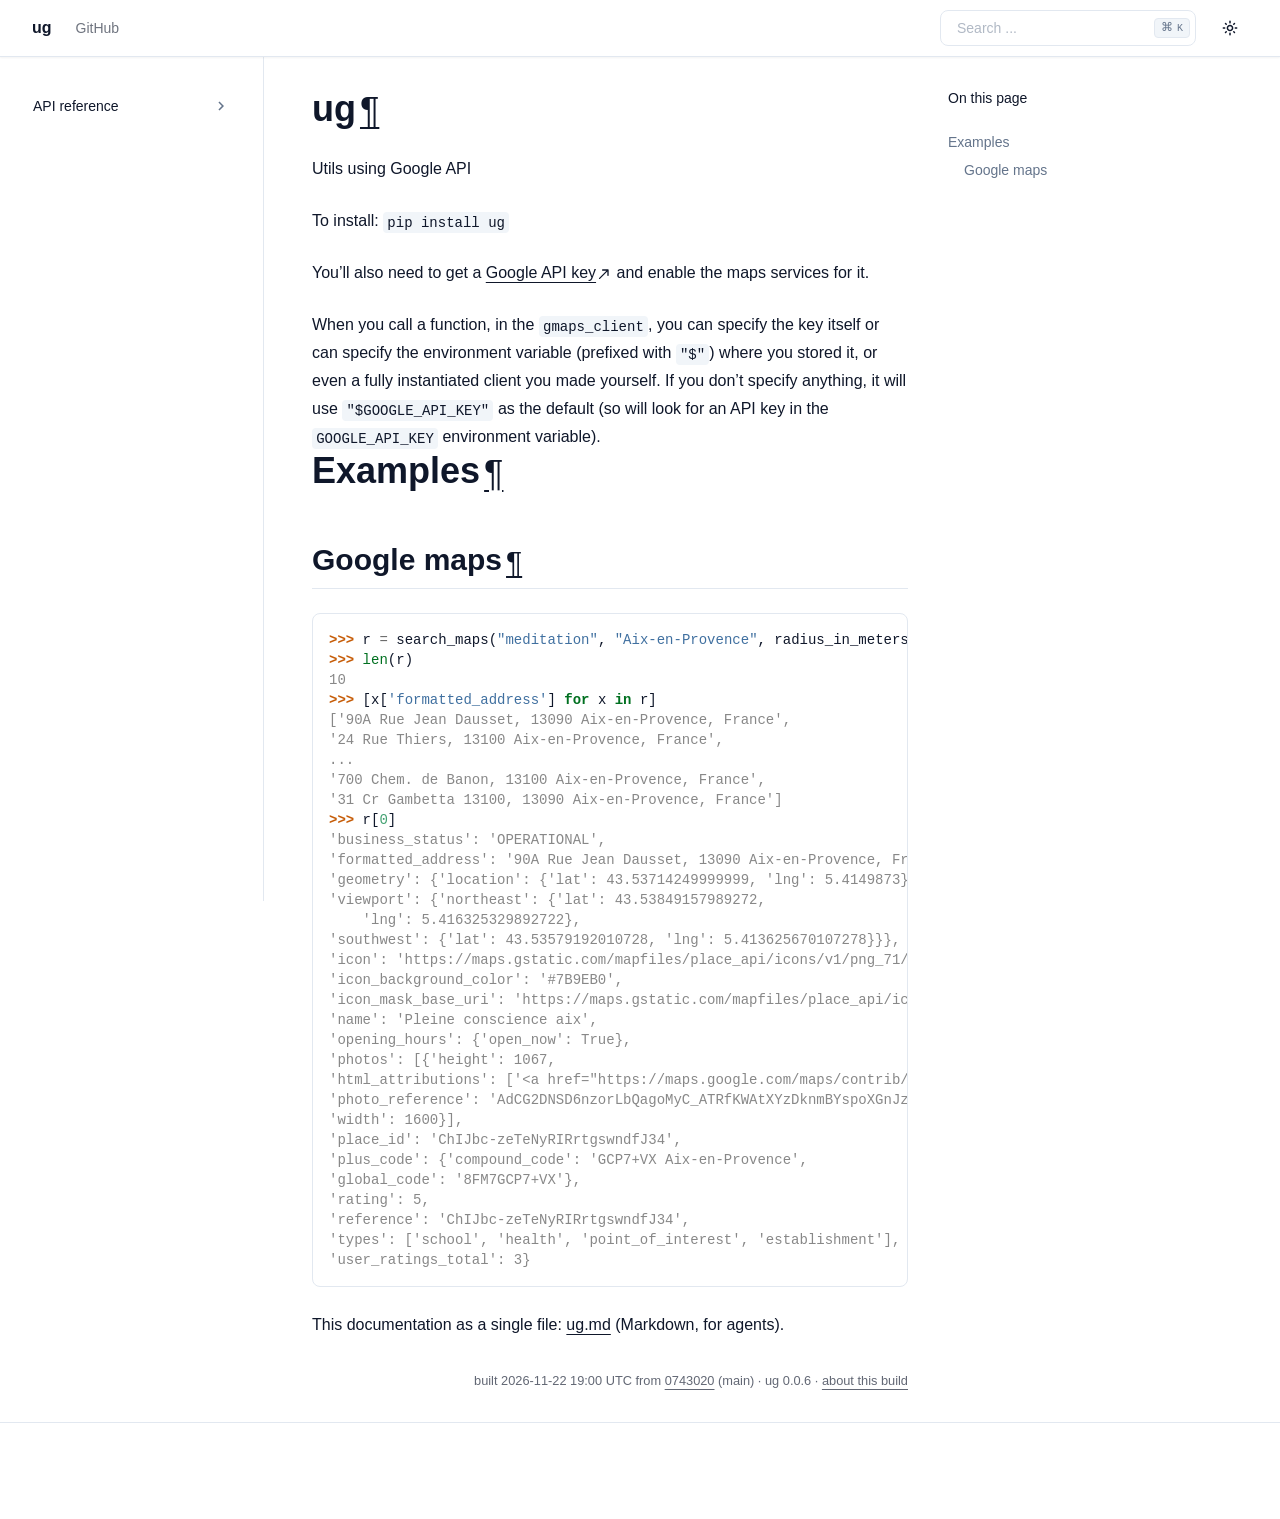
<file: index.html>
<!DOCTYPE html>

<html :class="{ 'dark' : darkMode === true }" data-content_root="./" lang="en" x-data="{ darkMode: $persist(window.matchMedia('(prefers-color-scheme: dark)').matches), activeSection: ''}">
<head>
<script>
    (function () {
      // Set initial color scheme
      if ((localStorage.getItem("_x_darkMode") === "true") || (window.matchMedia("(prefers-color-scheme: dark)").matches)) {
        document.documentElement.classList.add("dark");
      }

      // Watch for media preference changes
      window.matchMedia("(prefers-color-scheme: dark)").addEventListener("change", (event) => {
        localStorage.setItem("_x_darkMode", event.matches);
        document.documentElement.classList.toggle("dark", event.matches);
      });
    })();
  </script>
<meta content="width=device-width, initial-scale=1.0" name="viewport"/>
<meta charset="utf-8"/>
<meta content="#ffffff" media="(prefers-color-scheme: light)" name="theme-color"/>
<meta content="#030711" media="(prefers-color-scheme: dark)" name="theme-color"/>
<meta content="width=device-width, initial-scale=1" name="viewport"/>
<link href="index.html.md" rel="alternate" type="text/markdown"/>
<link href="llms.txt" rel="describedby" type="text/markdown"/>
<link href="index.html.md" rel="alternate" type="text/markdown"/>
<link href="llms.txt" rel="describedby"/>
<title>ug</title>
<meta content="ug" property="og:title"/>
<meta content="ug" name="twitter:title"/>
<link href="_static/pygments.css?v=d75fae25" rel="stylesheet" type="text/css"/>
<link href="_static/theme.css?v=009055c6" rel="stylesheet" type="text/css"/>
<link href="_static/sphinx_autodoc_typehints.css?v=057ac668" rel="stylesheet" type="text/css"/>
<link href="_static/copybutton.css?v=76b2166b" rel="stylesheet" type="text/css"/>
<link href="_static/epythet.css?v=402f275b" rel="stylesheet" type="text/css"/>
<link href="search.html" rel="search" title="Search"/>
<link href="genindex.html" rel="index" title="Index"/>
<link href="api.html" rel="next" title="API reference"/>
</head>
<body :class="{ 'overflow-hidden': showSidebar }" class="min-h-screen font-sans antialiased bg-background text-foreground" x-data="{ showSidebar: false, showScrollTop: false }">
<div @click.self="showSidebar = false" class="fixed inset-0 z-50 overflow-hidden bg-background/80 backdrop-blur-sm md:hidden" x-cloak="" x-show="showSidebar"></div><div class="relative flex flex-col min-h-screen" id="page"><a class="absolute top-0 left-0 z-[100] block bg-background p-4 text-xl transition -translate-x-full opacity-0 focus:translate-x-0 focus:opacity-100" href="#content">
      Skip to content
    </a><header class="sticky top-0 z-40 w-full border-b shadow-xs border-border bg-background/90 backdrop-blur"><div class="container flex items-center h-14">
<div class="hidden mr-4 md:flex">
<a class="flex items-center mr-6" href="#"><span class="hidden font-bold sm:inline-block text-clip whitespace-nowrap">ug</span>
</a><nav class="flex items-center gap-6 text-sm font-medium">
<a class="transition-colors hover:text-foreground/80 text-foreground/60" href="https://github.com/thorwhalen/ug" rel="noopener nofollow">GitHub</a>
</nav></div><button @click="showSidebar = true" class="inline-flex items-center justify-center h-10 px-0 py-2 mr-2 text-base font-medium transition-colors rounded-md hover:text-accent-foreground hover:bg-transparent md:hidden" type="button">
<svg aria-hidden="true" fill="currentColor" height="24" viewbox="0 96 960 960" width="24" xmlns="http://www.w3.org/2000/svg">
<path d="M152.587 825.087q-19.152 0-32.326-13.174t-13.174-32.326q0-19.152 13.174-32.326t32.326-13.174h440q19.152 0 32.326 13.174t13.174 32.326q0 19.152-13.174 32.326t-32.326 13.174h-440Zm0-203.587q-19.152 0-32.326-13.174T107.087 576q0-19.152 13.174-32.326t32.326-13.174h320q19.152 0 32.326 13.174T518.087 576q0 19.152-13.174 32.326T472.587 621.5h-320Zm0-203.587q-19.152 0-32.326-13.174t-13.174-32.326q0-19.152 13.174-32.326t32.326-13.174h440q19.152 0 32.326 13.174t13.174 32.326q0 19.152-13.174 32.326t-32.326 13.174h-440ZM708.913 576l112.174 112.174q12.674 12.674 12.674 31.826t-12.674 31.826Q808.413 764.5 789.261 764.5t-31.826-12.674l-144-144Q600 594.391 600 576t13.435-31.826l144-144q12.674-12.674 31.826-12.674t31.826 12.674q12.674 12.674 12.674 31.826t-12.674 31.826L708.913 576Z"></path>
</svg>
<span class="sr-only">Toggle navigation menu</span>
</button>
<div class="flex items-center justify-between flex-1 gap-2 sm:gap-4 md:justify-end">
<div class="flex-1 w-full md:w-auto md:flex-none"><form @keydown.k.window.meta="$refs.search.focus()" action="search.html" class="relative flex items-center group" id="searchbox" method="get">
<input aria-label="Search the docs" class="inline-flex items-center font-medium transition-colors bg-transparent focus-visible:outline-none focus-visible:ring-2 focus-visible:ring-ring focus-visible:ring-offset-2 ring-offset-background border border-input hover:bg-accent focus:bg-accent hover:text-accent-foreground focus:text-accent-foreground hover:placeholder-accent-foreground py-2 px-4 relative h-9 w-full justify-start rounded-[0.5rem] text-sm text-muted-foreground sm:pr-12 md:w-40 lg:w-64" id="search-input" name="q" placeholder="Search ..." type="search" x-ref="search"/>
<kbd class="pointer-events-none absolute right-1.5 top-2 hidden h-5 select-none text-muted-foreground items-center gap-1 rounded border border-border bg-muted px-1.5 font-mono text-[10px] font-medium opacity-100 sm:flex group-hover:bg-accent group-hover:text-accent-foreground">
<span class="text-xs">⌘</span>
    K
  </kbd>
</form>
</div>
<nav class="flex items-center gap-1">
<button @click="darkMode = !darkMode" class="relative inline-flex items-center justify-center px-0 text-sm font-medium transition-colors rounded-md hover:bg-accent hover:text-accent-foreground h-9 w-9" title="Toggle color scheme" type="button">
<svg class="absolute transition-all scale-100 rotate-0 dark:-rotate-90 dark:scale-0" fill="currentColor" height="16" viewbox="0 96 960 960" width="16" xmlns="http://www.w3.org/2000/svg">
<path d="M480 685q45.456 0 77.228-31.772Q589 621.456 589 576q0-45.456-31.772-77.228Q525.456 467 480 467q-45.456 0-77.228 31.772Q371 530.544 371 576q0 45.456 31.772 77.228Q434.544 685 480 685Zm0 91q-83 0-141.5-58.5T280 576q0-83 58.5-141.5T480 376q83 0 141.5 58.5T680 576q0 83-58.5 141.5T480 776ZM80 621.5q-19.152 0-32.326-13.174T34.5 576q0-19.152 13.174-32.326T80 530.5h80q19.152 0 32.326 13.174T205.5 576q0 19.152-13.174 32.326T160 621.5H80Zm720 0q-19.152 0-32.326-13.174T754.5 576q0-19.152 13.174-32.326T800 530.5h80q19.152 0 32.326 13.174T925.5 576q0 19.152-13.174 32.326T880 621.5h-80Zm-320-320q-19.152 0-32.326-13.174T434.5 256v-80q0-19.152 13.174-32.326T480 130.5q19.152 0 32.326 13.174T525.5 176v80q0 19.152-13.174 32.326T480 301.5Zm0 720q-19.152 0-32.326-13.17Q434.5 995.152 434.5 976v-80q0-19.152 13.174-32.326T480 850.5q19.152 0 32.326 13.174T525.5 896v80q0 19.152-13.174 32.33-13.174 13.17-32.326 13.17ZM222.174 382.065l-43-42Q165.5 327.391 166 308.239t13.174-33.065q13.435-13.674 32.587-13.674t32.065 13.674l42.239 43q12.674 13.435 12.555 31.706-.12 18.272-12.555 31.946-12.674 13.674-31.445 13.413-18.772-.261-32.446-13.174Zm494 494.761-42.239-43q-12.674-13.435-12.674-32.087t12.674-31.565Q686.609 756.5 705.38 757q18.772.5 32.446 13.174l43 41.761Q794.5 824.609 794 843.761t-13.174 33.065Q767.391 890.5 748.239 890.5t-32.065-13.674Zm-42-494.761Q660.5 369.391 661 350.62q.5-18.772 13.174-32.446l41.761-43Q728.609 261.5 747.761 262t33.065 13.174q13.674 13.435 13.674 32.587t-13.674 32.065l-43 42.239q-13.435 12.674-31.706 12.555-18.272-.12-31.946-12.555Zm-495 494.761Q165.5 863.391 165.5 844.239t13.674-32.065l43-42.239q13.435-12.674 32.087-12.674t31.565 12.674Q299.5 782.609 299 801.38q-.5 18.772-13.174 32.446l-41.761 43Q231.391 890.5 212.239 890t-33.065-13.174ZM480 576Z"></path>
</svg>
<svg class="absolute transition-all scale-0 rotate-90 dark:rotate-0 dark:scale-100" fill="currentColor" height="16" viewbox="0 96 960 960" width="16" xmlns="http://www.w3.org/2000/svg">
<path d="M480 936q-151 0-255.5-104.5T120 576q0-138 90-239.5T440 218q25-3 39 18t-1 44q-17 26-25.5 55t-8.5 61q0 90 63 153t153 63q31 0 61.5-9t54.5-25q21-14 43-1.5t19 39.5q-14 138-117.5 229T480 936Zm0-80q88 0 158-48.5T740 681q-20 5-40 8t-40 3q-123 0-209.5-86.5T364 396q0-20 3-40t8-40q-78 32-126.5 102T200 576q0 116 82 198t198 82Zm-10-270Z"></path>
</svg>
</button>
</nav>
</div>
</div>
</header>
<div class="flex-1"><div class="container md:grid md:grid-cols-[220px_minmax(0,1fr)] md:gap-6 lg:grid-cols-[240px_minmax(0,1fr)] lg:gap-10"><aside :aria-hidden="!showSidebar" :class="{ 'translate-x-0': showSidebar }" class="fixed inset-y-0 left-0 md:top-14 z-50 md:z-30 bg-background md:bg-transparent transition-all duration-100 -translate-x-full md:translate-x-0 ml-0 p-6 md:p-0 md:-ml-2 md:h-[calc(100vh-3.5rem)] w-5/6 md:w-full overflow-y-auto border-r border-border md:sticky" id="left-sidebar">
<a class="justify-start text-sm md:!hidden bg-background" href="#"><span class="font-bold text-clip whitespace-nowrap">ug</span>
</a>
<div class="relative overflow-hidden md:overflow-auto my-4 md:my-0">
<div class="overflow-y-auto h-full w-full relative pr-6"><nav class="flex md:hidden flex-col font-medium mt-4">
<a href="https://github.com/thorwhalen/ug" rel="nofollow noopener">GitHub</a>
</nav><nav class="table w-full min-w-full my-6 lg:my-8">
<ul>
<li class="toctree-l1" x-data="{ expanded: $el.classList.contains('current') ? true : false }"><a :class="{ 'expanded' : expanded }" @click="expanded = !expanded" class="reference internal expandable" href="api.html">API reference<button @click.prevent.stop="expanded = !expanded" type="button" x-cloak=""><span class="sr-only"></span><svg fill="currentColor" height="18px" stroke="none" viewbox="0 0 24 24" width="18px" xmlns="http://www.w3.org/2000/svg"><path d="M10 6L8.59 7.41 13.17 12l-4.58 4.59L10 18l6-6z"></path></svg></button></a><ul x-cloak="" x-show="expanded">
<li class="toctree-l2" x-data="{ expanded: $el.classList.contains('current') ? true : false }"><a :class="{ 'expanded' : expanded }" @click="expanded = !expanded" class="reference internal expandable" href="_autosummary/ug.html">ug<button @click.prevent.stop="expanded = !expanded" type="button" x-cloak=""><span class="sr-only"></span><svg fill="currentColor" height="18px" stroke="none" viewbox="0 0 24 24" width="18px" xmlns="http://www.w3.org/2000/svg"><path d="M10 6L8.59 7.41 13.17 12l-4.58 4.59L10 18l6-6z"></path></svg></button></a><ul x-cloak="" x-show="expanded">
<li class="toctree-l3"><a class="reference internal" href="_autosummary/ug.forms.html">ug.forms</a></li>
<li class="toctree-l3"><a class="reference internal" href="_autosummary/ug.maps.html">ug.maps</a></li>
<li class="toctree-l3"><a class="reference internal" href="_autosummary/ug.util.html">ug.util</a></li>
</ul>
</li>
</ul>
</li>
</ul>
</nav>
</div>
</div>
<button @click="showSidebar = false" class="absolute md:hidden right-4 top-4 rounded-sm opacity-70 transition-opacity hover:opacity-100" type="button">
<svg class="h-4 w-4" fill="currentColor" height="24" stroke="none" viewbox="0 96 960 960" width="24" xmlns="http://www.w3.org/2000/svg">
<path d="M480 632 284 828q-11 11-28 11t-28-11q-11-11-11-28t11-28l196-196-196-196q-11-11-11-28t11-28q11-11 28-11t28 11l196 196 196-196q11-11 28-11t28 11q11 11 11 28t-11 28L536 576l196 196q11 11 11 28t-11 28q-11 11-28 11t-28-11L480 632Z"></path>
</svg>
</button>
</aside>
<main class="relative py-6 lg:gap-10 lg:py-8 xl:grid xl:grid-cols-[1fr_300px]">
<div class="w-full min-w-0 mx-auto">
<div id="content" role="main">

<section id="ug">
<h1>ug<a @click.prevent="window.navigator.clipboard.writeText($el.href); $el.setAttribute('data-tooltip', 'Copied!'); setTimeout(() =&gt; $el.setAttribute('data-tooltip', 'Copy link to this element'), 2000)" aria-label="Copy link to this element" class="headerlink" data-tooltip="Copy link to this element" href="#ug">¶</a></h1>
<p>Utils using Google API</p>
<p>To install:	<code class="docutils literal notranslate"><span class="pre">pip</span> <span class="pre">install</span> <span class="pre">ug</span></code></p>
<p>You’ll also need to get a <a class="reference external" href="https://support.google.com/googleapi/answer/6158862?hl=en" rel="nofollow noopener">Google API key<svg fill="currentColor" height="1em" stroke="none" viewbox="0 96 960 960" width="1em" xmlns="http://www.w3.org/2000/svg"><path d="M188 868q-11-11-11-28t11-28l436-436H400q-17 0-28.5-11.5T360 336q0-17 11.5-28.5T400 296h320q17 0 28.5 11.5T760 336v320q0 17-11.5 28.5T720 696q-17 0-28.5-11.5T680 656V432L244 868q-11 11-28 11t-28-11Z"></path></svg></a>
and enable the maps services for it.</p>
<p>When you call a function, in the <code class="docutils literal notranslate"><span class="pre">gmaps_client</span></code>, you can specify the key itself
or can specify the environment variable (prefixed with <code class="docutils literal notranslate"><span class="pre">"$"</span></code>) where you stored it,
or even a fully instantiated client you made yourself.
If you don’t specify anything, it will use <code class="docutils literal notranslate"><span class="pre">"$GOOGLE_API_KEY"</span></code> as the default
(so will look for an API key in the <code class="docutils literal notranslate"><span class="pre">GOOGLE_API_KEY</span></code> environment variable).</p>
</section>
<section id="examples">
<h1>Examples<a @click.prevent="window.navigator.clipboard.writeText($el.href); $el.setAttribute('data-tooltip', 'Copied!'); setTimeout(() =&gt; $el.setAttribute('data-tooltip', 'Copy link to this element'), 2000)" aria-label="Copy link to this element" class="headerlink" data-tooltip="Copy link to this element" href="#examples">¶</a></h1>
<section id="google-maps">
<h2>Google maps<a @click.prevent="window.navigator.clipboard.writeText($el.href); $el.setAttribute('data-tooltip', 'Copied!'); setTimeout(() =&gt; $el.setAttribute('data-tooltip', 'Copy link to this element'), 2000)" aria-label="Copy link to this element" class="headerlink" data-tooltip="Copy link to this element" href="#google-maps" x-intersect.margin.0%.0%.-70%.0%="activeSection = '#google-maps'">¶</a></h2>
<div class="highlight-python notranslate"><div class="highlight"><pre><span></span><code><span id="line-1"><span class="gp">&gt;&gt;&gt; </span><span class="n">r</span> <span class="o">=</span> <span class="n">search_maps</span><span class="p">(</span><span class="s2">"meditation"</span><span class="p">,</span> <span class="s2">"Aix-en-Provence"</span><span class="p">,</span> <span class="n">radius_in_meters</span><span class="o">=</span><span class="mi">3000</span><span class="p">)</span>
</span><span id="line-2"><span class="gp">&gt;&gt;&gt; </span><span class="nb">len</span><span class="p">(</span><span class="n">r</span><span class="p">)</span>
</span><span id="line-3"><span class="go">10</span>
</span><span id="line-4"><span class="gp">&gt;&gt;&gt; </span><span class="p">[</span><span class="n">x</span><span class="p">[</span><span class="s1">'formatted_address'</span><span class="p">]</span> <span class="k">for</span> <span class="n">x</span> <span class="ow">in</span> <span class="n">r</span><span class="p">]</span>
</span><span id="line-5"><span class="go">['90A Rue Jean Dausset, 13090 Aix-en-Provence, France',</span>
</span><span id="line-6"><span class="go">'24 Rue Thiers, 13100 Aix-en-Provence, France',</span>
</span><span id="line-7"><span class="go">...</span>
</span><span id="line-8"><span class="go">'700 Chem. de Banon, 13100 Aix-en-Provence, France',</span>
</span><span id="line-9"><span class="go">'31 Cr Gambetta 13100, 13090 Aix-en-Provence, France']</span>
</span><span id="line-10"><span class="gp">&gt;&gt;&gt; </span><span class="n">r</span><span class="p">[</span><span class="mi">0</span><span class="p">]</span>
</span><span id="line-11"><span class="go">'business_status': 'OPERATIONAL',</span>
</span><span id="line-12"><span class="go">'formatted_address': '90A Rue Jean Dausset, 13090 Aix-en-Provence, France',</span>
</span><span id="line-13"><span class="go">'geometry': {'location': {'lat': 43.53714249999999, 'lng': 5.4149873},</span>
</span><span id="line-14"><span class="go">'viewport': {'northeast': {'lat': 43.53849157989272,</span>
</span><span id="line-15"><span class="go">    'lng': 5.416325329892722},</span>
</span><span id="line-16"><span class="go">'southwest': {'lat': 43.53579192010728, 'lng': 5.413625670107278}}},</span>
</span><span id="line-17"><span class="go">'icon': 'https://maps.gstatic.com/mapfiles/place_api/icons/v1/png_71/school-71.png',</span>
</span><span id="line-18"><span class="go">'icon_background_color': '#7B9EB0',</span>
</span><span id="line-19"><span class="go">'icon_mask_base_uri': 'https://maps.gstatic.com/mapfiles/place_api/icons/v2/school_pinlet',</span>
</span><span id="line-20"><span class="go">'name': 'Pleine conscience aix',</span>
</span><span id="line-21"><span class="go">'opening_hours': {'open_now': True},</span>
</span><span id="line-22"><span class="go">'photos': [{'height': 1067,</span>
</span><span id="line-23"><span class="go">'html_attributions': ['&lt;a href="https://maps.google.com/maps/contrib/114127511381087003840"&gt;A Google User&lt;/a&gt;'],</span>
</span><span id="line-24"><span class="go">'photo_reference': 'AdCG2DNSD6nzorLbQagoMyC_ATRfKWAtXYzDknmBYspoXGnJzeqxScNA3VIhF4wPKkAuI3W4KBOEvibZenNuO0qRVbNYkBFUahJSRPXJjtHFQj4nBur4auszmIwykM8QoMxcrHucGcwcYbj3GZnat1r6nDJXWAKrWLDEqbf9P4mVDoFIr7Vg',</span>
</span><span id="line-25"><span class="go">'width': 1600}],</span>
</span><span id="line-26"><span class="go">'place_id': 'ChIJbc-zeTeNyRIRrtgswndfJ34',</span>
</span><span id="line-27"><span class="go">'plus_code': {'compound_code': 'GCP7+VX Aix-en-Provence',</span>
</span><span id="line-28"><span class="go">'global_code': '8FM7GCP7+VX'},</span>
</span><span id="line-29"><span class="go">'rating': 5,</span>
</span><span id="line-30"><span class="go">'reference': 'ChIJbc-zeTeNyRIRrtgswndfJ34',</span>
</span><span id="line-31"><span class="go">'types': ['school', 'health', 'point_of_interest', 'establishment'],</span>
</span><span id="line-32"><span class="go">'user_ratings_total': 3}</span>
</span></code></pre></div>
</div>
<p class="epythet-aggregates">This documentation as a single file: <a href="ug.md">ug.md</a> (Markdown, for agents).</p>

</section>
</section>
<p class="epythet-provenance" style="font-size:.8em;opacity:.65;margin-top:2.5em;text-align:right">built 2026-11-22 19:00 UTC from <a href="https://github.com/thorwhalen/ug/commit/0743020bdf792774fe84c7a917418d4806eda94a">0743020</a> (main) · ug 0.0.6 · <a href="about-this-build.html">about this build</a></p>
</div></div><aside class="hidden text-sm xl:block" id="right-sidebar">
<div class="sticky top-16 -mt-10 max-h-[calc(100vh-5rem)] h-full overflow-y-auto pt-6 space-y-2"><p class="font-medium">On this page</p>
<ul>
<li></li>
<li><a :data-current="activeSection === '#examples'" class="reference internal" href="#examples">Examples</a><ul>
<li><a :data-current="activeSection === '#google-maps'" class="reference internal" href="#google-maps">Google maps</a></li>
</ul>
</li>
</ul>
</div>
</aside>
</main>
</div>
</div><footer class="py-6 border-t border-border md:py-0">
<div class="container flex flex-col items-center justify-between gap-4 md:h-24 md:flex-row">
<div class="flex flex-col items-center gap-4 px-8 md:flex-row md:gap-2 md:px-0">
<p class="text-sm leading-loose text-center text-muted-foreground md:text-left"></p>
</div>
</div>
</footer>
</div>
<script src="_static/documentation_options.js?v=1fd71caa"></script>
<script src="_static/doctools.js?v=fd6eb6e6"></script>
<script src="_static/sphinx_highlight.js?v=6ffebe34"></script>
<script src="_static/clipboard.min.js?v=a7894cd8"></script>
<script src="_static/copybutton.js?v=fd10adb8"></script>
<script defer="defer" src="_static/theme.js?v=49cc6205"></script>
</body>
</html>
</file>
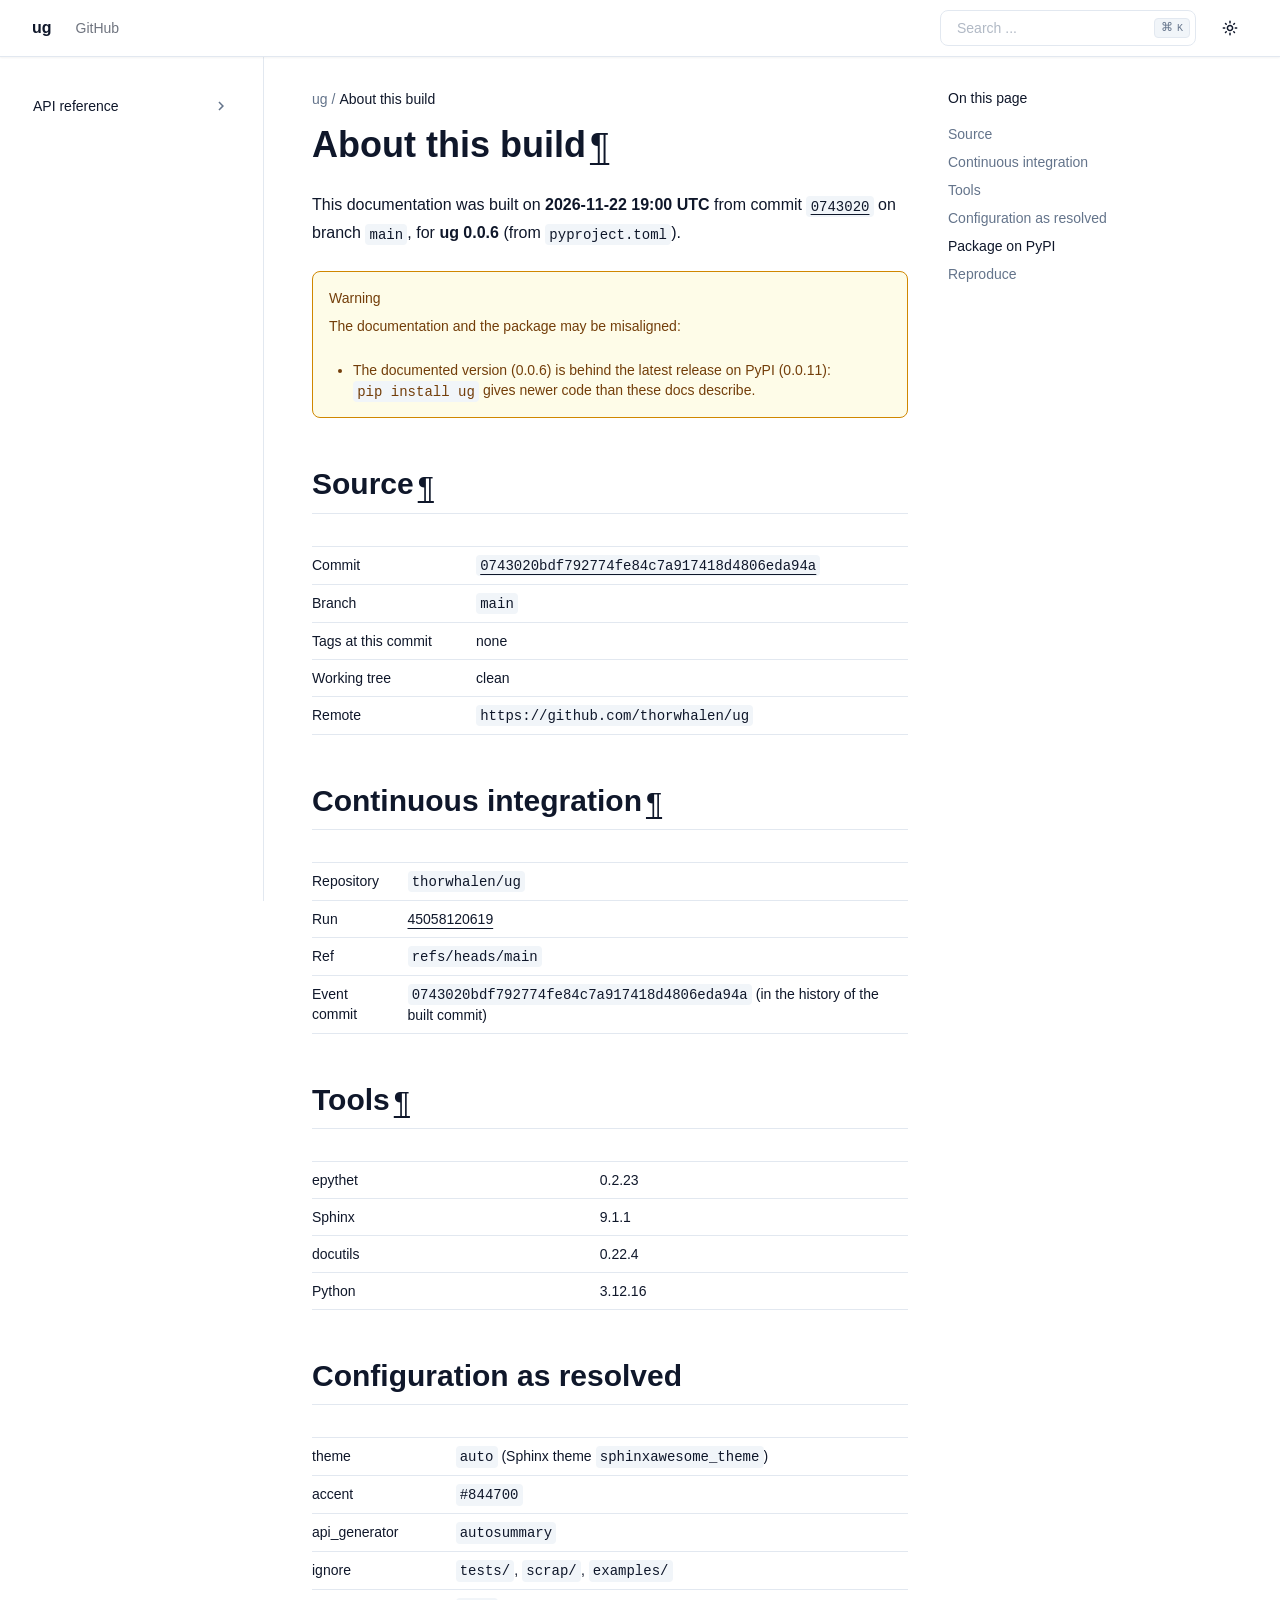
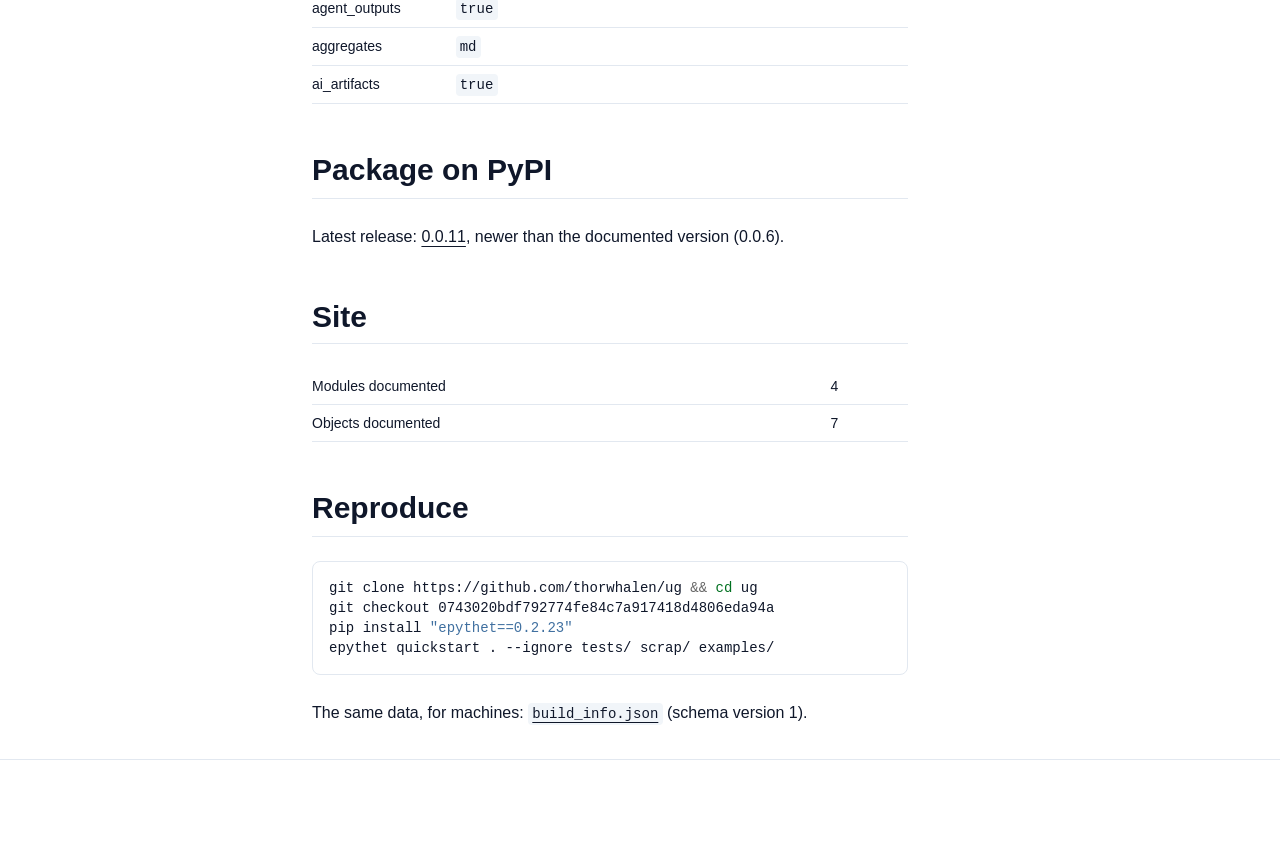
<file: about-this-build.html>
<!DOCTYPE html>

<html :class="{ 'dark' : darkMode === true }" data-content_root="./" lang="en" x-data="{ darkMode: $persist(window.matchMedia('(prefers-color-scheme: dark)').matches), activeSection: ''}">
<head>
<script>
    (function () {
      // Set initial color scheme
      if ((localStorage.getItem("_x_darkMode") === "true") || (window.matchMedia("(prefers-color-scheme: dark)").matches)) {
        document.documentElement.classList.add("dark");
      }

      // Watch for media preference changes
      window.matchMedia("(prefers-color-scheme: dark)").addEventListener("change", (event) => {
        localStorage.setItem("_x_darkMode", event.matches);
        document.documentElement.classList.toggle("dark", event.matches);
      });
    })();
  </script>
<meta content="width=device-width, initial-scale=1.0" name="viewport"/>
<meta charset="utf-8"/>
<meta content="#ffffff" media="(prefers-color-scheme: light)" name="theme-color"/>
<meta content="#030711" media="(prefers-color-scheme: dark)" name="theme-color"/>
<meta content="width=device-width, initial-scale=1" name="viewport"/>
<link href="about-this-build.html.md" rel="alternate" type="text/markdown"/>
<link href="llms.txt" rel="describedby" type="text/markdown"/>
<link href="about-this-build.html.md" rel="alternate" type="text/markdown"/>
<link href="llms.txt" rel="describedby"/>
<title>About this build | ug</title>
<meta content="About this build | ug" property="og:title"/>
<meta content="About this build | ug" name="twitter:title"/>
<link href="_static/pygments.css?v=d75fae25" rel="stylesheet" type="text/css"/>
<link href="_static/theme.css?v=009055c6" rel="stylesheet" type="text/css"/>
<link href="_static/sphinx_autodoc_typehints.css?v=057ac668" rel="stylesheet" type="text/css"/>
<link href="_static/copybutton.css?v=76b2166b" rel="stylesheet" type="text/css"/>
<link href="_static/epythet.css?v=402f275b" rel="stylesheet" type="text/css"/>
<link href="search.html" rel="search" title="Search"/>
<link href="genindex.html" rel="index" title="Index"/>
</head>
<body :class="{ 'overflow-hidden': showSidebar }" class="min-h-screen font-sans antialiased bg-background text-foreground" x-data="{ showSidebar: false, showScrollTop: false }">
<div @click.self="showSidebar = false" class="fixed inset-0 z-50 overflow-hidden bg-background/80 backdrop-blur-sm md:hidden" x-cloak="" x-show="showSidebar"></div><div class="relative flex flex-col min-h-screen" id="page"><a class="absolute top-0 left-0 z-[100] block bg-background p-4 text-xl transition -translate-x-full opacity-0 focus:translate-x-0 focus:opacity-100" href="#content">
      Skip to content
    </a><header class="sticky top-0 z-40 w-full border-b shadow-xs border-border bg-background/90 backdrop-blur"><div class="container flex items-center h-14">
<div class="hidden mr-4 md:flex">
<a class="flex items-center mr-6" href="index.html"><span class="hidden font-bold sm:inline-block text-clip whitespace-nowrap">ug</span>
</a><nav class="flex items-center gap-6 text-sm font-medium">
<a class="transition-colors hover:text-foreground/80 text-foreground/60" href="https://github.com/thorwhalen/ug" rel="noopener nofollow">GitHub</a>
</nav></div><button @click="showSidebar = true" class="inline-flex items-center justify-center h-10 px-0 py-2 mr-2 text-base font-medium transition-colors rounded-md hover:text-accent-foreground hover:bg-transparent md:hidden" type="button">
<svg aria-hidden="true" fill="currentColor" height="24" viewbox="0 96 960 960" width="24" xmlns="http://www.w3.org/2000/svg">
<path d="M152.587 825.087q-19.152 0-32.326-13.174t-13.174-32.326q0-19.152 13.174-32.326t32.326-13.174h440q19.152 0 32.326 13.174t13.174 32.326q0 19.152-13.174 32.326t-32.326 13.174h-440Zm0-203.587q-19.152 0-32.326-13.174T107.087 576q0-19.152 13.174-32.326t32.326-13.174h320q19.152 0 32.326 13.174T518.087 576q0 19.152-13.174 32.326T472.587 621.5h-320Zm0-203.587q-19.152 0-32.326-13.174t-13.174-32.326q0-19.152 13.174-32.326t32.326-13.174h440q19.152 0 32.326 13.174t13.174 32.326q0 19.152-13.174 32.326t-32.326 13.174h-440ZM708.913 576l112.174 112.174q12.674 12.674 12.674 31.826t-12.674 31.826Q808.413 764.5 789.261 764.5t-31.826-12.674l-144-144Q600 594.391 600 576t13.435-31.826l144-144q12.674-12.674 31.826-12.674t31.826 12.674q12.674 12.674 12.674 31.826t-12.674 31.826L708.913 576Z"></path>
</svg>
<span class="sr-only">Toggle navigation menu</span>
</button>
<div class="flex items-center justify-between flex-1 gap-2 sm:gap-4 md:justify-end">
<div class="flex-1 w-full md:w-auto md:flex-none"><form @keydown.k.window.meta="$refs.search.focus()" action="search.html" class="relative flex items-center group" id="searchbox" method="get">
<input aria-label="Search the docs" class="inline-flex items-center font-medium transition-colors bg-transparent focus-visible:outline-none focus-visible:ring-2 focus-visible:ring-ring focus-visible:ring-offset-2 ring-offset-background border border-input hover:bg-accent focus:bg-accent hover:text-accent-foreground focus:text-accent-foreground hover:placeholder-accent-foreground py-2 px-4 relative h-9 w-full justify-start rounded-[0.5rem] text-sm text-muted-foreground sm:pr-12 md:w-40 lg:w-64" id="search-input" name="q" placeholder="Search ..." type="search" x-ref="search"/>
<kbd class="pointer-events-none absolute right-1.5 top-2 hidden h-5 select-none text-muted-foreground items-center gap-1 rounded border border-border bg-muted px-1.5 font-mono text-[10px] font-medium opacity-100 sm:flex group-hover:bg-accent group-hover:text-accent-foreground">
<span class="text-xs">⌘</span>
    K
  </kbd>
</form>
</div>
<nav class="flex items-center gap-1">
<button @click="darkMode = !darkMode" class="relative inline-flex items-center justify-center px-0 text-sm font-medium transition-colors rounded-md hover:bg-accent hover:text-accent-foreground h-9 w-9" title="Toggle color scheme" type="button">
<svg class="absolute transition-all scale-100 rotate-0 dark:-rotate-90 dark:scale-0" fill="currentColor" height="16" viewbox="0 96 960 960" width="16" xmlns="http://www.w3.org/2000/svg">
<path d="M480 685q45.456 0 77.228-31.772Q589 621.456 589 576q0-45.456-31.772-77.228Q525.456 467 480 467q-45.456 0-77.228 31.772Q371 530.544 371 576q0 45.456 31.772 77.228Q434.544 685 480 685Zm0 91q-83 0-141.5-58.5T280 576q0-83 58.5-141.5T480 376q83 0 141.5 58.5T680 576q0 83-58.5 141.5T480 776ZM80 621.5q-19.152 0-32.326-13.174T34.5 576q0-19.152 13.174-32.326T80 530.5h80q19.152 0 32.326 13.174T205.5 576q0 19.152-13.174 32.326T160 621.5H80Zm720 0q-19.152 0-32.326-13.174T754.5 576q0-19.152 13.174-32.326T800 530.5h80q19.152 0 32.326 13.174T925.5 576q0 19.152-13.174 32.326T880 621.5h-80Zm-320-320q-19.152 0-32.326-13.174T434.5 256v-80q0-19.152 13.174-32.326T480 130.5q19.152 0 32.326 13.174T525.5 176v80q0 19.152-13.174 32.326T480 301.5Zm0 720q-19.152 0-32.326-13.17Q434.5 995.152 434.5 976v-80q0-19.152 13.174-32.326T480 850.5q19.152 0 32.326 13.174T525.5 896v80q0 19.152-13.174 32.33-13.174 13.17-32.326 13.17ZM222.174 382.065l-43-42Q165.5 327.391 166 308.239t13.174-33.065q13.435-13.674 32.587-13.674t32.065 13.674l42.239 43q12.674 13.435 12.555 31.706-.12 18.272-12.555 31.946-12.674 13.674-31.445 13.413-18.772-.261-32.446-13.174Zm494 494.761-42.239-43q-12.674-13.435-12.674-32.087t12.674-31.565Q686.609 756.5 705.38 757q18.772.5 32.446 13.174l43 41.761Q794.5 824.609 794 843.761t-13.174 33.065Q767.391 890.5 748.239 890.5t-32.065-13.674Zm-42-494.761Q660.5 369.391 661 350.62q.5-18.772 13.174-32.446l41.761-43Q728.609 261.5 747.761 262t33.065 13.174q13.674 13.435 13.674 32.587t-13.674 32.065l-43 42.239q-13.435 12.674-31.706 12.555-18.272-.12-31.946-12.555Zm-495 494.761Q165.5 863.391 165.5 844.239t13.674-32.065l43-42.239q13.435-12.674 32.087-12.674t31.565 12.674Q299.5 782.609 299 801.38q-.5 18.772-13.174 32.446l-41.761 43Q231.391 890.5 212.239 890t-33.065-13.174ZM480 576Z"></path>
</svg>
<svg class="absolute transition-all scale-0 rotate-90 dark:rotate-0 dark:scale-100" fill="currentColor" height="16" viewbox="0 96 960 960" width="16" xmlns="http://www.w3.org/2000/svg">
<path d="M480 936q-151 0-255.5-104.5T120 576q0-138 90-239.5T440 218q25-3 39 18t-1 44q-17 26-25.5 55t-8.5 61q0 90 63 153t153 63q31 0 61.5-9t54.5-25q21-14 43-1.5t19 39.5q-14 138-117.5 229T480 936Zm0-80q88 0 158-48.5T740 681q-20 5-40 8t-40 3q-123 0-209.5-86.5T364 396q0-20 3-40t8-40q-78 32-126.5 102T200 576q0 116 82 198t198 82Zm-10-270Z"></path>
</svg>
</button>
</nav>
</div>
</div>
</header>
<div class="flex-1"><div class="container md:grid md:grid-cols-[220px_minmax(0,1fr)] md:gap-6 lg:grid-cols-[240px_minmax(0,1fr)] lg:gap-10"><aside :aria-hidden="!showSidebar" :class="{ 'translate-x-0': showSidebar }" class="fixed inset-y-0 left-0 md:top-14 z-50 md:z-30 bg-background md:bg-transparent transition-all duration-100 -translate-x-full md:translate-x-0 ml-0 p-6 md:p-0 md:-ml-2 md:h-[calc(100vh-3.5rem)] w-5/6 md:w-full overflow-y-auto border-r border-border md:sticky" id="left-sidebar">
<a class="justify-start text-sm md:!hidden bg-background" href="index.html"><span class="font-bold text-clip whitespace-nowrap">ug</span>
</a>
<div class="relative overflow-hidden md:overflow-auto my-4 md:my-0">
<div class="overflow-y-auto h-full w-full relative pr-6"><nav class="flex md:hidden flex-col font-medium mt-4">
<a href="https://github.com/thorwhalen/ug" rel="nofollow noopener">GitHub</a>
</nav><nav class="table w-full min-w-full my-6 lg:my-8">
<ul>
<li class="toctree-l1" x-data="{ expanded: $el.classList.contains('current') ? true : false }"><a :class="{ 'expanded' : expanded }" @click="expanded = !expanded" class="reference internal expandable" href="api.html">API reference<button @click.prevent.stop="expanded = !expanded" type="button" x-cloak=""><span class="sr-only"></span><svg fill="currentColor" height="18px" stroke="none" viewbox="0 0 24 24" width="18px" xmlns="http://www.w3.org/2000/svg"><path d="M10 6L8.59 7.41 13.17 12l-4.58 4.59L10 18l6-6z"></path></svg></button></a><ul x-cloak="" x-show="expanded">
<li class="toctree-l2" x-data="{ expanded: $el.classList.contains('current') ? true : false }"><a :class="{ 'expanded' : expanded }" @click="expanded = !expanded" class="reference internal expandable" href="_autosummary/ug.html">ug<button @click.prevent.stop="expanded = !expanded" type="button" x-cloak=""><span class="sr-only"></span><svg fill="currentColor" height="18px" stroke="none" viewbox="0 0 24 24" width="18px" xmlns="http://www.w3.org/2000/svg"><path d="M10 6L8.59 7.41 13.17 12l-4.58 4.59L10 18l6-6z"></path></svg></button></a><ul x-cloak="" x-show="expanded">
<li class="toctree-l3"><a class="reference internal" href="_autosummary/ug.forms.html">ug.forms</a></li>
<li class="toctree-l3"><a class="reference internal" href="_autosummary/ug.maps.html">ug.maps</a></li>
<li class="toctree-l3"><a class="reference internal" href="_autosummary/ug.util.html">ug.util</a></li>
</ul>
</li>
</ul>
</li>
</ul>
</nav>
</div>
</div>
<button @click="showSidebar = false" class="absolute md:hidden right-4 top-4 rounded-sm opacity-70 transition-opacity hover:opacity-100" type="button">
<svg class="h-4 w-4" fill="currentColor" height="24" stroke="none" viewbox="0 96 960 960" width="24" xmlns="http://www.w3.org/2000/svg">
<path d="M480 632 284 828q-11 11-28 11t-28-11q-11-11-11-28t11-28l196-196-196-196q-11-11-11-28t11-28q11-11 28-11t28 11l196 196 196-196q11-11 28-11t28 11q11 11 11 28t-11 28L536 576l196 196q11 11 11 28t-11 28q-11 11-28 11t-28-11L480 632Z"></path>
</svg>
</button>
</aside>
<main class="relative py-6 lg:gap-10 lg:py-8 xl:grid xl:grid-cols-[1fr_300px]">
<div class="w-full min-w-0 mx-auto">
<nav aria-label="breadcrumbs" class="flex items-center mb-4 space-x-1 text-sm text-muted-foreground">
<a class="overflow-hidden text-ellipsis whitespace-nowrap hover:text-foreground" href="index.html">
<span class="hidden md:inline">ug</span>
<svg aria-label="Home" class="md:hidden" fill="currentColor" height="18" stroke="none" viewbox="0 96 960 960" width="18" xmlns="http://www.w3.org/2000/svg">
<path d="M240 856h120V616h240v240h120V496L480 316 240 496v360Zm-80 80V456l320-240 320 240v480H520V696h-80v240H160Zm320-350Z"></path>
</svg>
</a>
<div class="mr-1">/</div><span aria-current="page" class="font-medium text-foreground overflow-hidden text-ellipsis whitespace-nowrap">About this build</span>
</nav>
<div id="content" role="main">

<section id="about-this-build">
<h1>About this build<a @click.prevent="window.navigator.clipboard.writeText($el.href); $el.setAttribute('data-tooltip', 'Copied!'); setTimeout(() =&gt; $el.setAttribute('data-tooltip', 'Copy link to this element'), 2000)" aria-label="Copy link to this element" class="headerlink" data-tooltip="Copy link to this element" href="#about-this-build">¶</a></h1>
<p>This documentation was built on <strong>2026-11-22 19:00 UTC</strong> from commit <a href="https://github.com/thorwhalen/ug/commit/0743020bdf792774fe84c7a917418d4806eda94a"><code>0743020</code></a> on branch <code>main</code>, for <strong>ug 0.0.6</strong> (from <code>pyproject.toml</code>).</p>
<div class="admonition warning">
<p class="admonition-title">Warning</p>
<p>The documentation and the package may be misaligned:</p>
<ul class="simple">
<li><p>The documented version (0.0.6) is behind the latest release on PyPI (0.0.11): <code class="docutils literal notranslate"><span class="pre">pip</span> <span class="pre">install</span> <span class="pre">ug</span></code> gives newer code than these docs describe.</p></li>
</ul>
</div>
<section id="source">
<h2>Source<a @click.prevent="window.navigator.clipboard.writeText($el.href); $el.setAttribute('data-tooltip', 'Copied!'); setTimeout(() =&gt; $el.setAttribute('data-tooltip', 'Copy link to this element'), 2000)" aria-label="Copy link to this element" class="headerlink" data-tooltip="Copy link to this element" href="#source" x-intersect.margin.0%.0%.-70%.0%="activeSection = '#source'">¶</a></h2>
<table class="docutils align-default">
<thead>
<tr class="row-odd"><th class="head"><p></p></th>
<th class="head"><p></p></th>
</tr>
</thead>
<tbody>
<tr class="row-even"><td><p>Commit</p></td>
<td><p><a href="https://github.com/thorwhalen/ug/commit/0743020bdf792774fe84c7a917418d4806eda94a"><code>0743020bdf792774fe84c7a917418d4806eda94a</code></a></p></td>
</tr>
<tr class="row-odd"><td><p>Branch</p></td>
<td><p><code>main</code></p></td>
</tr>
<tr class="row-even"><td><p>Tags at this commit</p></td>
<td><p>none</p></td>
</tr>
<tr class="row-odd"><td><p>Working tree</p></td>
<td><p>clean</p></td>
</tr>
<tr class="row-even"><td><p>Remote</p></td>
<td><p><code>https://github.com/thorwhalen/ug</code></p></td>
</tr>
</tbody>
</table>
</section>
<section id="continuous-integration">
<h2>Continuous integration<a @click.prevent="window.navigator.clipboard.writeText($el.href); $el.setAttribute('data-tooltip', 'Copied!'); setTimeout(() =&gt; $el.setAttribute('data-tooltip', 'Copy link to this element'), 2000)" aria-label="Copy link to this element" class="headerlink" data-tooltip="Copy link to this element" href="#continuous-integration" x-intersect.margin.0%.0%.-70%.0%="activeSection = '#continuous-integration'">¶</a></h2>
<table class="docutils align-default">
<thead>
<tr class="row-odd"><th class="head"><p></p></th>
<th class="head"><p></p></th>
</tr>
</thead>
<tbody>
<tr class="row-even"><td><p>Repository</p></td>
<td><p><code>thorwhalen/ug</code></p></td>
</tr>
<tr class="row-odd"><td><p>Run</p></td>
<td><p><a href="https://github.com/thorwhalen/ug/actions/runs/45058120619">45058120619</a></p></td>
</tr>
<tr class="row-even"><td><p>Ref</p></td>
<td><p><code>refs/heads/main</code></p></td>
</tr>
<tr class="row-odd"><td><p>Event commit</p></td>
<td><p><code>0743020bdf792774fe84c7a917418d4806eda94a</code> (in the history of the built commit)</p></td>
</tr>
</tbody>
</table>
</section>
<section id="tools">
<h2>Tools<a @click.prevent="window.navigator.clipboard.writeText($el.href); $el.setAttribute('data-tooltip', 'Copied!'); setTimeout(() =&gt; $el.setAttribute('data-tooltip', 'Copy link to this element'), 2000)" aria-label="Copy link to this element" class="headerlink" data-tooltip="Copy link to this element" href="#tools" x-intersect.margin.0%.0%.-70%.0%="activeSection = '#tools'">¶</a></h2>
<table class="docutils align-default">
<thead>
<tr class="row-odd"><th class="head"><p></p></th>
<th class="head"><p></p></th>
</tr>
</thead>
<tbody>
<tr class="row-even"><td><p>epythet</p></td>
<td><p>0.2.23</p></td>
</tr>
<tr class="row-odd"><td><p>Sphinx</p></td>
<td><p>9.1.1</p></td>
</tr>
<tr class="row-even"><td><p>docutils</p></td>
<td><p>0.22.4</p></td>
</tr>
<tr class="row-odd"><td><p>Python</p></td>
<td><p>3.12.16</p></td>
</tr>
</tbody>
</table>
</section>
<section id="configuration-as-resolved">
<h2>Configuration as resolved<a @click.prevent="window.navigator.clipboard.writeText($el.href); $el.setAttribute('data-tooltip', 'Copied!'); setTimeout(() =&gt; $el.setAttribute('data-tooltip', 'Copy link to this element'), 2000)" aria-label="Copy link to this element" class="headerlink" data-tooltip="Copy link to this element" href="#configuration-as-resolved" x-intersect.margin.0%.0%.-70%.0%="activeSection = '#configuration-as-resolved'">¶</a></h2>
<table class="docutils align-default">
<thead>
<tr class="row-odd"><th class="head"><p></p></th>
<th class="head"><p></p></th>
</tr>
</thead>
<tbody>
<tr class="row-even"><td><p>theme</p></td>
<td><p><code>auto</code> (Sphinx theme <code>sphinxawesome_theme</code>)</p></td>
</tr>
<tr class="row-odd"><td><p>accent</p></td>
<td><p><code>#844700</code></p></td>
</tr>
<tr class="row-even"><td><p>api_generator</p></td>
<td><p><code>autosummary</code></p></td>
</tr>
<tr class="row-odd"><td><p>ignore</p></td>
<td><p><code>tests/</code>, <code>scrap/</code>, <code>examples/</code></p></td>
</tr>
<tr class="row-even"><td><p>agent_outputs</p></td>
<td><p><code>true</code></p></td>
</tr>
<tr class="row-odd"><td><p>aggregates</p></td>
<td><p><code>md</code></p></td>
</tr>
<tr class="row-even"><td><p>ai_artifacts</p></td>
<td><p><code>true</code></p></td>
</tr>
</tbody>
</table>
</section>
<section id="package-on-pypi">
<h2>Package on PyPI<a @click.prevent="window.navigator.clipboard.writeText($el.href); $el.setAttribute('data-tooltip', 'Copied!'); setTimeout(() =&gt; $el.setAttribute('data-tooltip', 'Copy link to this element'), 2000)" aria-label="Copy link to this element" class="headerlink" data-tooltip="Copy link to this element" href="#package-on-pypi" x-intersect.margin.0%.0%.-70%.0%="activeSection = '#package-on-pypi'">¶</a></h2>
<p>Latest release: <a href="https://pypi.org/project/ug/0.0.11/">0.0.11</a>, newer than the documented version (0.0.6).</p>
</section>
<section id="site"><h2>Site</h2><table class="docutils align-default"><tbody><tr><td><p>Modules documented</p></td><td><p>4</p></td></tr><tr><td><p>Objects documented</p></td><td><p>7</p></td></tr></tbody></table></section>
<section id="reproduce">
<h2>Reproduce<a @click.prevent="window.navigator.clipboard.writeText($el.href); $el.setAttribute('data-tooltip', 'Copied!'); setTimeout(() =&gt; $el.setAttribute('data-tooltip', 'Copy link to this element'), 2000)" aria-label="Copy link to this element" class="headerlink" data-tooltip="Copy link to this element" href="#reproduce" x-intersect.margin.0%.0%.-70%.0%="activeSection = '#reproduce'">¶</a></h2>
<div class="highlight-bash notranslate"><div class="highlight"><pre><span></span><code><span id="line-1">git<span class="w"> </span>clone<span class="w"> </span>https://github.com/thorwhalen/ug<span class="w"> </span><span class="o">&amp;&amp;</span><span class="w"> </span><span class="nb">cd</span><span class="w"> </span>ug
</span><span id="line-2">git<span class="w"> </span>checkout<span class="w"> </span>0743020bdf792774fe84c7a917418d4806eda94a
</span><span id="line-3">pip<span class="w"> </span>install<span class="w"> </span><span class="s2">"epythet==0.2.23"</span>
</span><span id="line-4">epythet<span class="w"> </span>quickstart<span class="w"> </span>.<span class="w"> </span>--ignore<span class="w"> </span>tests/<span class="w"> </span>scrap/<span class="w"> </span>examples/
</span></code></pre></div>
</div>
<p>The same data, for machines: <a href="build_info.json"><code>build_info.json</code></a> (schema version 1).</p>
</section>
</section>
</div></div><aside class="hidden text-sm xl:block" id="right-sidebar">
<div class="sticky top-16 -mt-10 max-h-[calc(100vh-5rem)] h-full overflow-y-auto pt-6 space-y-2"><p class="font-medium">On this page</p>
<ul>
<li><a :data-current="activeSection === '#source'" class="reference internal" href="#source">Source</a></li>
<li><a :data-current="activeSection === '#continuous-integration'" class="reference internal" href="#continuous-integration">Continuous integration</a></li>
<li><a :data-current="activeSection === '#tools'" class="reference internal" href="#tools">Tools</a></li>
<li><a :data-current="activeSection === '#configuration-as-resolved'" class="reference internal" href="#configuration-as-resolved">Configuration as resolved</a></li>
<li><a :data-current="activeSection === '#package-on-pypi'" class="reference internal" href="#package-on-pypi">Package on PyPI</a></li>
<li><a :data-current="activeSection === '#reproduce'" class="reference internal" href="#reproduce">Reproduce</a></li>
</ul>
</div>
</aside>
</main>
</div>
</div><footer class="py-6 border-t border-border md:py-0">
<div class="container flex flex-col items-center justify-between gap-4 md:h-24 md:flex-row">
<div class="flex flex-col items-center gap-4 px-8 md:flex-row md:gap-2 md:px-0">
<p class="text-sm leading-loose text-center text-muted-foreground md:text-left"></p>
</div>
</div>
</footer>
</div>
<script src="_static/documentation_options.js?v=1fd71caa"></script>
<script src="_static/doctools.js?v=fd6eb6e6"></script>
<script src="_static/sphinx_highlight.js?v=6ffebe34"></script>
<script src="_static/clipboard.min.js?v=a7894cd8"></script>
<script src="_static/copybutton.js?v=fd10adb8"></script>
<script defer="defer" src="_static/theme.js?v=49cc6205"></script>
</body>
</html>
</file>
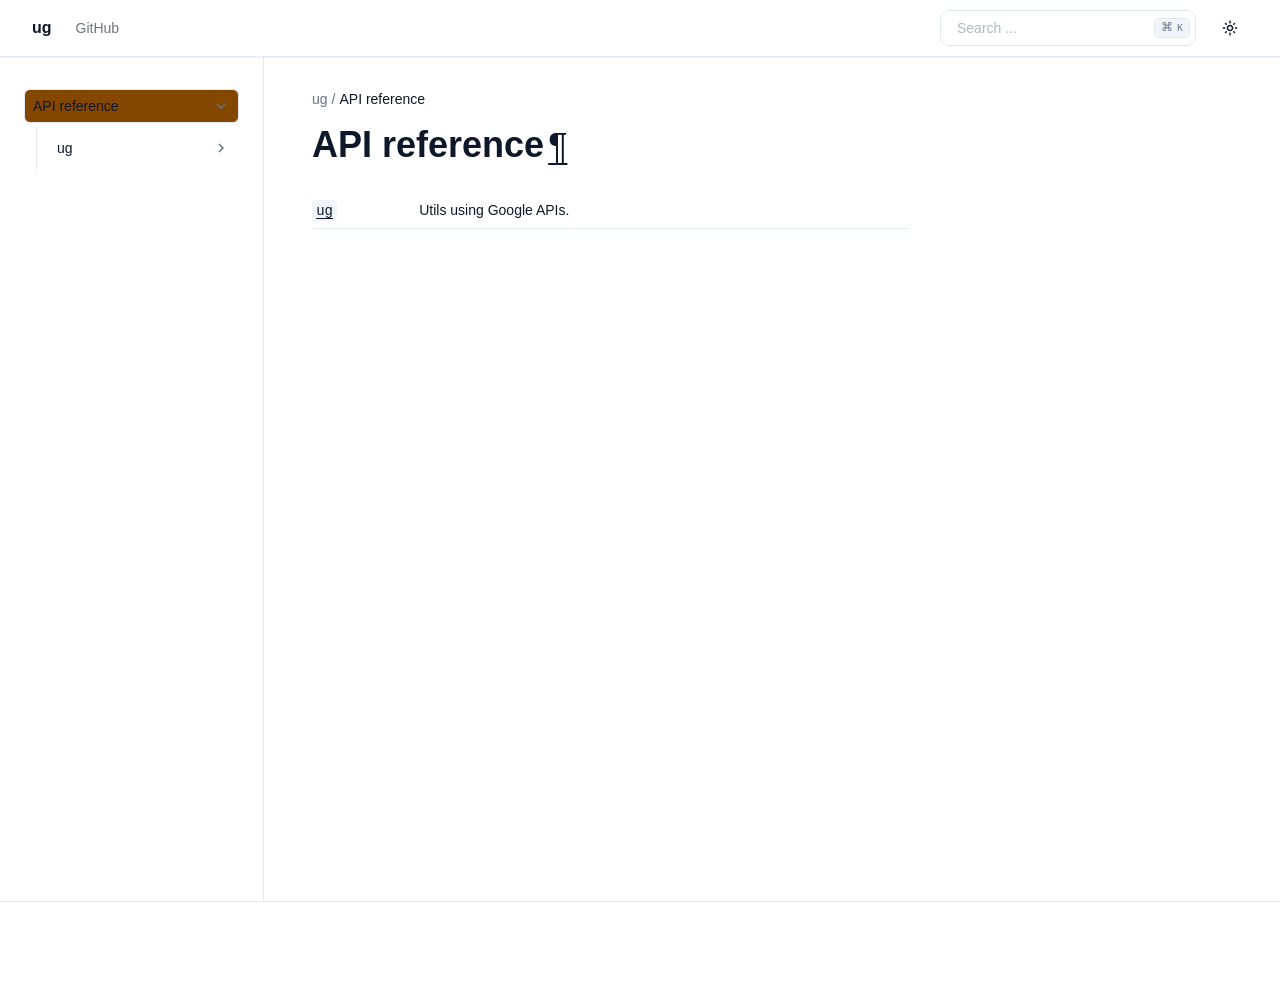
<file: api.html>
<!DOCTYPE html>

<html :class="{ 'dark' : darkMode === true }" data-content_root="./" lang="en" x-data="{ darkMode: $persist(window.matchMedia('(prefers-color-scheme: dark)').matches), activeSection: ''}">
<head>
<script>
    (function () {
      // Set initial color scheme
      if ((localStorage.getItem("_x_darkMode") === "true") || (window.matchMedia("(prefers-color-scheme: dark)").matches)) {
        document.documentElement.classList.add("dark");
      }

      // Watch for media preference changes
      window.matchMedia("(prefers-color-scheme: dark)").addEventListener("change", (event) => {
        localStorage.setItem("_x_darkMode", event.matches);
        document.documentElement.classList.toggle("dark", event.matches);
      });
    })();
  </script>
<meta content="width=device-width, initial-scale=1.0" name="viewport"/>
<meta charset="utf-8"/>
<meta content="#ffffff" media="(prefers-color-scheme: light)" name="theme-color"/>
<meta content="#030711" media="(prefers-color-scheme: dark)" name="theme-color"/>
<meta content="width=device-width, initial-scale=1" name="viewport"/>
<link href="api.html.md" rel="alternate" type="text/markdown"/>
<link href="llms.txt" rel="describedby" type="text/markdown"/>
<link href="api.html.md" rel="alternate" type="text/markdown"/>
<link href="llms.txt" rel="describedby"/>
<title>API reference | ug</title>
<meta content="API reference | ug" property="og:title"/>
<meta content="API reference | ug" name="twitter:title"/>
<link href="_static/pygments.css?v=d75fae25" rel="stylesheet" type="text/css"/>
<link href="_static/theme.css?v=009055c6" rel="stylesheet" type="text/css"/>
<link href="_static/sphinx_autodoc_typehints.css?v=057ac668" rel="stylesheet" type="text/css"/>
<link href="_static/copybutton.css?v=76b2166b" rel="stylesheet" type="text/css"/>
<link href="_static/epythet.css?v=402f275b" rel="stylesheet" type="text/css"/>
<link href="search.html" rel="search" title="Search"/>
<link href="genindex.html" rel="index" title="Index"/>
<link href="_autosummary/ug.html" rel="next" title="ug"/>
<link href="index.html" rel="prev" title="ug"/>
</head>
<body :class="{ 'overflow-hidden': showSidebar }" class="min-h-screen font-sans antialiased bg-background text-foreground" x-data="{ showSidebar: false, showScrollTop: false }">
<div @click.self="showSidebar = false" class="fixed inset-0 z-50 overflow-hidden bg-background/80 backdrop-blur-sm md:hidden" x-cloak="" x-show="showSidebar"></div><div class="relative flex flex-col min-h-screen" id="page"><a class="absolute top-0 left-0 z-[100] block bg-background p-4 text-xl transition -translate-x-full opacity-0 focus:translate-x-0 focus:opacity-100" href="#content">
      Skip to content
    </a><header class="sticky top-0 z-40 w-full border-b shadow-xs border-border bg-background/90 backdrop-blur"><div class="container flex items-center h-14">
<div class="hidden mr-4 md:flex">
<a class="flex items-center mr-6" href="index.html"><span class="hidden font-bold sm:inline-block text-clip whitespace-nowrap">ug</span>
</a><nav class="flex items-center gap-6 text-sm font-medium">
<a class="transition-colors hover:text-foreground/80 text-foreground/60" href="https://github.com/thorwhalen/ug" rel="noopener nofollow">GitHub</a>
</nav></div><button @click="showSidebar = true" class="inline-flex items-center justify-center h-10 px-0 py-2 mr-2 text-base font-medium transition-colors rounded-md hover:text-accent-foreground hover:bg-transparent md:hidden" type="button">
<svg aria-hidden="true" fill="currentColor" height="24" viewbox="0 96 960 960" width="24" xmlns="http://www.w3.org/2000/svg">
<path d="M152.587 825.087q-19.152 0-32.326-13.174t-13.174-32.326q0-19.152 13.174-32.326t32.326-13.174h440q19.152 0 32.326 13.174t13.174 32.326q0 19.152-13.174 32.326t-32.326 13.174h-440Zm0-203.587q-19.152 0-32.326-13.174T107.087 576q0-19.152 13.174-32.326t32.326-13.174h320q19.152 0 32.326 13.174T518.087 576q0 19.152-13.174 32.326T472.587 621.5h-320Zm0-203.587q-19.152 0-32.326-13.174t-13.174-32.326q0-19.152 13.174-32.326t32.326-13.174h440q19.152 0 32.326 13.174t13.174 32.326q0 19.152-13.174 32.326t-32.326 13.174h-440ZM708.913 576l112.174 112.174q12.674 12.674 12.674 31.826t-12.674 31.826Q808.413 764.5 789.261 764.5t-31.826-12.674l-144-144Q600 594.391 600 576t13.435-31.826l144-144q12.674-12.674 31.826-12.674t31.826 12.674q12.674 12.674 12.674 31.826t-12.674 31.826L708.913 576Z"></path>
</svg>
<span class="sr-only">Toggle navigation menu</span>
</button>
<div class="flex items-center justify-between flex-1 gap-2 sm:gap-4 md:justify-end">
<div class="flex-1 w-full md:w-auto md:flex-none"><form @keydown.k.window.meta="$refs.search.focus()" action="search.html" class="relative flex items-center group" id="searchbox" method="get">
<input aria-label="Search the docs" class="inline-flex items-center font-medium transition-colors bg-transparent focus-visible:outline-none focus-visible:ring-2 focus-visible:ring-ring focus-visible:ring-offset-2 ring-offset-background border border-input hover:bg-accent focus:bg-accent hover:text-accent-foreground focus:text-accent-foreground hover:placeholder-accent-foreground py-2 px-4 relative h-9 w-full justify-start rounded-[0.5rem] text-sm text-muted-foreground sm:pr-12 md:w-40 lg:w-64" id="search-input" name="q" placeholder="Search ..." type="search" x-ref="search"/>
<kbd class="pointer-events-none absolute right-1.5 top-2 hidden h-5 select-none text-muted-foreground items-center gap-1 rounded border border-border bg-muted px-1.5 font-mono text-[10px] font-medium opacity-100 sm:flex group-hover:bg-accent group-hover:text-accent-foreground">
<span class="text-xs">⌘</span>
    K
  </kbd>
</form>
</div>
<nav class="flex items-center gap-1">
<button @click="darkMode = !darkMode" class="relative inline-flex items-center justify-center px-0 text-sm font-medium transition-colors rounded-md hover:bg-accent hover:text-accent-foreground h-9 w-9" title="Toggle color scheme" type="button">
<svg class="absolute transition-all scale-100 rotate-0 dark:-rotate-90 dark:scale-0" fill="currentColor" height="16" viewbox="0 96 960 960" width="16" xmlns="http://www.w3.org/2000/svg">
<path d="M480 685q45.456 0 77.228-31.772Q589 621.456 589 576q0-45.456-31.772-77.228Q525.456 467 480 467q-45.456 0-77.228 31.772Q371 530.544 371 576q0 45.456 31.772 77.228Q434.544 685 480 685Zm0 91q-83 0-141.5-58.5T280 576q0-83 58.5-141.5T480 376q83 0 141.5 58.5T680 576q0 83-58.5 141.5T480 776ZM80 621.5q-19.152 0-32.326-13.174T34.5 576q0-19.152 13.174-32.326T80 530.5h80q19.152 0 32.326 13.174T205.5 576q0 19.152-13.174 32.326T160 621.5H80Zm720 0q-19.152 0-32.326-13.174T754.5 576q0-19.152 13.174-32.326T800 530.5h80q19.152 0 32.326 13.174T925.5 576q0 19.152-13.174 32.326T880 621.5h-80Zm-320-320q-19.152 0-32.326-13.174T434.5 256v-80q0-19.152 13.174-32.326T480 130.5q19.152 0 32.326 13.174T525.5 176v80q0 19.152-13.174 32.326T480 301.5Zm0 720q-19.152 0-32.326-13.17Q434.5 995.152 434.5 976v-80q0-19.152 13.174-32.326T480 850.5q19.152 0 32.326 13.174T525.5 896v80q0 19.152-13.174 32.33-13.174 13.17-32.326 13.17ZM222.174 382.065l-43-42Q165.5 327.391 166 308.239t13.174-33.065q13.435-13.674 32.587-13.674t32.065 13.674l42.239 43q12.674 13.435 12.555 31.706-.12 18.272-12.555 31.946-12.674 13.674-31.445 13.413-18.772-.261-32.446-13.174Zm494 494.761-42.239-43q-12.674-13.435-12.674-32.087t12.674-31.565Q686.609 756.5 705.38 757q18.772.5 32.446 13.174l43 41.761Q794.5 824.609 794 843.761t-13.174 33.065Q767.391 890.5 748.239 890.5t-32.065-13.674Zm-42-494.761Q660.5 369.391 661 350.62q.5-18.772 13.174-32.446l41.761-43Q728.609 261.5 747.761 262t33.065 13.174q13.674 13.435 13.674 32.587t-13.674 32.065l-43 42.239q-13.435 12.674-31.706 12.555-18.272-.12-31.946-12.555Zm-495 494.761Q165.5 863.391 165.5 844.239t13.674-32.065l43-42.239q13.435-12.674 32.087-12.674t31.565 12.674Q299.5 782.609 299 801.38q-.5 18.772-13.174 32.446l-41.761 43Q231.391 890.5 212.239 890t-33.065-13.174ZM480 576Z"></path>
</svg>
<svg class="absolute transition-all scale-0 rotate-90 dark:rotate-0 dark:scale-100" fill="currentColor" height="16" viewbox="0 96 960 960" width="16" xmlns="http://www.w3.org/2000/svg">
<path d="M480 936q-151 0-255.5-104.5T120 576q0-138 90-239.5T440 218q25-3 39 18t-1 44q-17 26-25.5 55t-8.5 61q0 90 63 153t153 63q31 0 61.5-9t54.5-25q21-14 43-1.5t19 39.5q-14 138-117.5 229T480 936Zm0-80q88 0 158-48.5T740 681q-20 5-40 8t-40 3q-123 0-209.5-86.5T364 396q0-20 3-40t8-40q-78 32-126.5 102T200 576q0 116 82 198t198 82Zm-10-270Z"></path>
</svg>
</button>
</nav>
</div>
</div>
</header>
<div class="flex-1"><div class="container md:grid md:grid-cols-[220px_minmax(0,1fr)] md:gap-6 lg:grid-cols-[240px_minmax(0,1fr)] lg:gap-10"><aside :aria-hidden="!showSidebar" :class="{ 'translate-x-0': showSidebar }" class="fixed inset-y-0 left-0 md:top-14 z-50 md:z-30 bg-background md:bg-transparent transition-all duration-100 -translate-x-full md:translate-x-0 ml-0 p-6 md:p-0 md:-ml-2 md:h-[calc(100vh-3.5rem)] w-5/6 md:w-full overflow-y-auto border-r border-border md:sticky" id="left-sidebar">
<a class="justify-start text-sm md:!hidden bg-background" href="index.html"><span class="font-bold text-clip whitespace-nowrap">ug</span>
</a>
<div class="relative overflow-hidden md:overflow-auto my-4 md:my-0">
<div class="overflow-y-auto h-full w-full relative pr-6"><nav class="flex md:hidden flex-col font-medium mt-4">
<a href="https://github.com/thorwhalen/ug" rel="nofollow noopener">GitHub</a>
</nav><nav class="table w-full min-w-full my-6 lg:my-8">
<ul class="current">
<li class="toctree-l1 current" x-data="{ expanded: $el.classList.contains('current') ? true : false }"><a :class="{ 'expanded' : expanded }" @click="expanded = !expanded" class="current reference internal expandable" href="#">API reference<button @click.prevent.stop="expanded = !expanded" type="button" x-cloak=""><span class="sr-only"></span><svg fill="currentColor" height="18px" stroke="none" viewbox="0 0 24 24" width="18px" xmlns="http://www.w3.org/2000/svg"><path d="M10 6L8.59 7.41 13.17 12l-4.58 4.59L10 18l6-6z"></path></svg></button></a><ul x-cloak="" x-show="expanded">
<li class="toctree-l2" x-data="{ expanded: $el.classList.contains('current') ? true : false }"><a :class="{ 'expanded' : expanded }" @click="expanded = !expanded" class="reference internal expandable" href="_autosummary/ug.html">ug<button @click.prevent.stop="expanded = !expanded" type="button" x-cloak=""><span class="sr-only"></span><svg fill="currentColor" height="18px" stroke="none" viewbox="0 0 24 24" width="18px" xmlns="http://www.w3.org/2000/svg"><path d="M10 6L8.59 7.41 13.17 12l-4.58 4.59L10 18l6-6z"></path></svg></button></a><ul x-cloak="" x-show="expanded">
<li class="toctree-l3"><a class="reference internal" href="_autosummary/ug.forms.html">ug.forms</a></li>
<li class="toctree-l3"><a class="reference internal" href="_autosummary/ug.maps.html">ug.maps</a></li>
<li class="toctree-l3"><a class="reference internal" href="_autosummary/ug.util.html">ug.util</a></li>
</ul>
</li>
</ul>
</li>
</ul>
</nav>
</div>
</div>
<button @click="showSidebar = false" class="absolute md:hidden right-4 top-4 rounded-sm opacity-70 transition-opacity hover:opacity-100" type="button">
<svg class="h-4 w-4" fill="currentColor" height="24" stroke="none" viewbox="0 96 960 960" width="24" xmlns="http://www.w3.org/2000/svg">
<path d="M480 632 284 828q-11 11-28 11t-28-11q-11-11-11-28t11-28l196-196-196-196q-11-11-11-28t11-28q11-11 28-11t28 11l196 196 196-196q11-11 28-11t28 11q11 11 11 28t-11 28L536 576l196 196q11 11 11 28t-11 28q-11 11-28 11t-28-11L480 632Z"></path>
</svg>
</button>
</aside>
<main class="relative py-6 lg:gap-10 lg:py-8 xl:grid xl:grid-cols-[1fr_300px]">
<div class="w-full min-w-0 mx-auto">
<nav aria-label="breadcrumbs" class="flex items-center mb-4 space-x-1 text-sm text-muted-foreground">
<a class="overflow-hidden text-ellipsis whitespace-nowrap hover:text-foreground" href="index.html">
<span class="hidden md:inline">ug</span>
<svg aria-label="Home" class="md:hidden" fill="currentColor" height="18" stroke="none" viewbox="0 96 960 960" width="18" xmlns="http://www.w3.org/2000/svg">
<path d="M240 856h120V616h240v240h120V496L480 316 240 496v360Zm-80 80V456l320-240 320 240v480H520V696h-80v240H160Zm320-350Z"></path>
</svg>
</a>
<div class="mr-1">/</div><span aria-current="page" class="font-medium text-foreground overflow-hidden text-ellipsis whitespace-nowrap">API reference</span>
</nav>
<div id="content" role="main">
<section id="api-reference">
<h1>API reference<a @click.prevent="window.navigator.clipboard.writeText($el.href); $el.setAttribute('data-tooltip', 'Copied!'); setTimeout(() =&gt; $el.setAttribute('data-tooltip', 'Copy link to this element'), 2000)" aria-label="Copy link to this element" class="headerlink" data-tooltip="Copy link to this element" href="#api-reference">¶</a></h1>
<table class="autosummary longtable docutils align-default">
<tbody>
<tr class="row-odd"><td><p><a class="reference internal" href="_autosummary/ug.html#module-ug" title="ug"><code class="xref py py-obj docutils literal notranslate"><span class="pre">ug</span></code></a></p></td>
<td><p>Utils using Google APIs.</p></td>
</tr>
</tbody>
</table>
</section>
</div></div>
</main>
</div>
</div><footer class="py-6 border-t border-border md:py-0">
<div class="container flex flex-col items-center justify-between gap-4 md:h-24 md:flex-row">
<div class="flex flex-col items-center gap-4 px-8 md:flex-row md:gap-2 md:px-0">
<p class="text-sm leading-loose text-center text-muted-foreground md:text-left"></p>
</div>
</div>
</footer>
</div>
<script src="_static/documentation_options.js?v=1fd71caa"></script>
<script src="_static/doctools.js?v=fd6eb6e6"></script>
<script src="_static/sphinx_highlight.js?v=6ffebe34"></script>
<script src="_static/clipboard.min.js?v=a7894cd8"></script>
<script src="_static/copybutton.js?v=fd10adb8"></script>
<script defer="defer" src="_static/theme.js?v=49cc6205"></script>
</body>
</html>
</file>
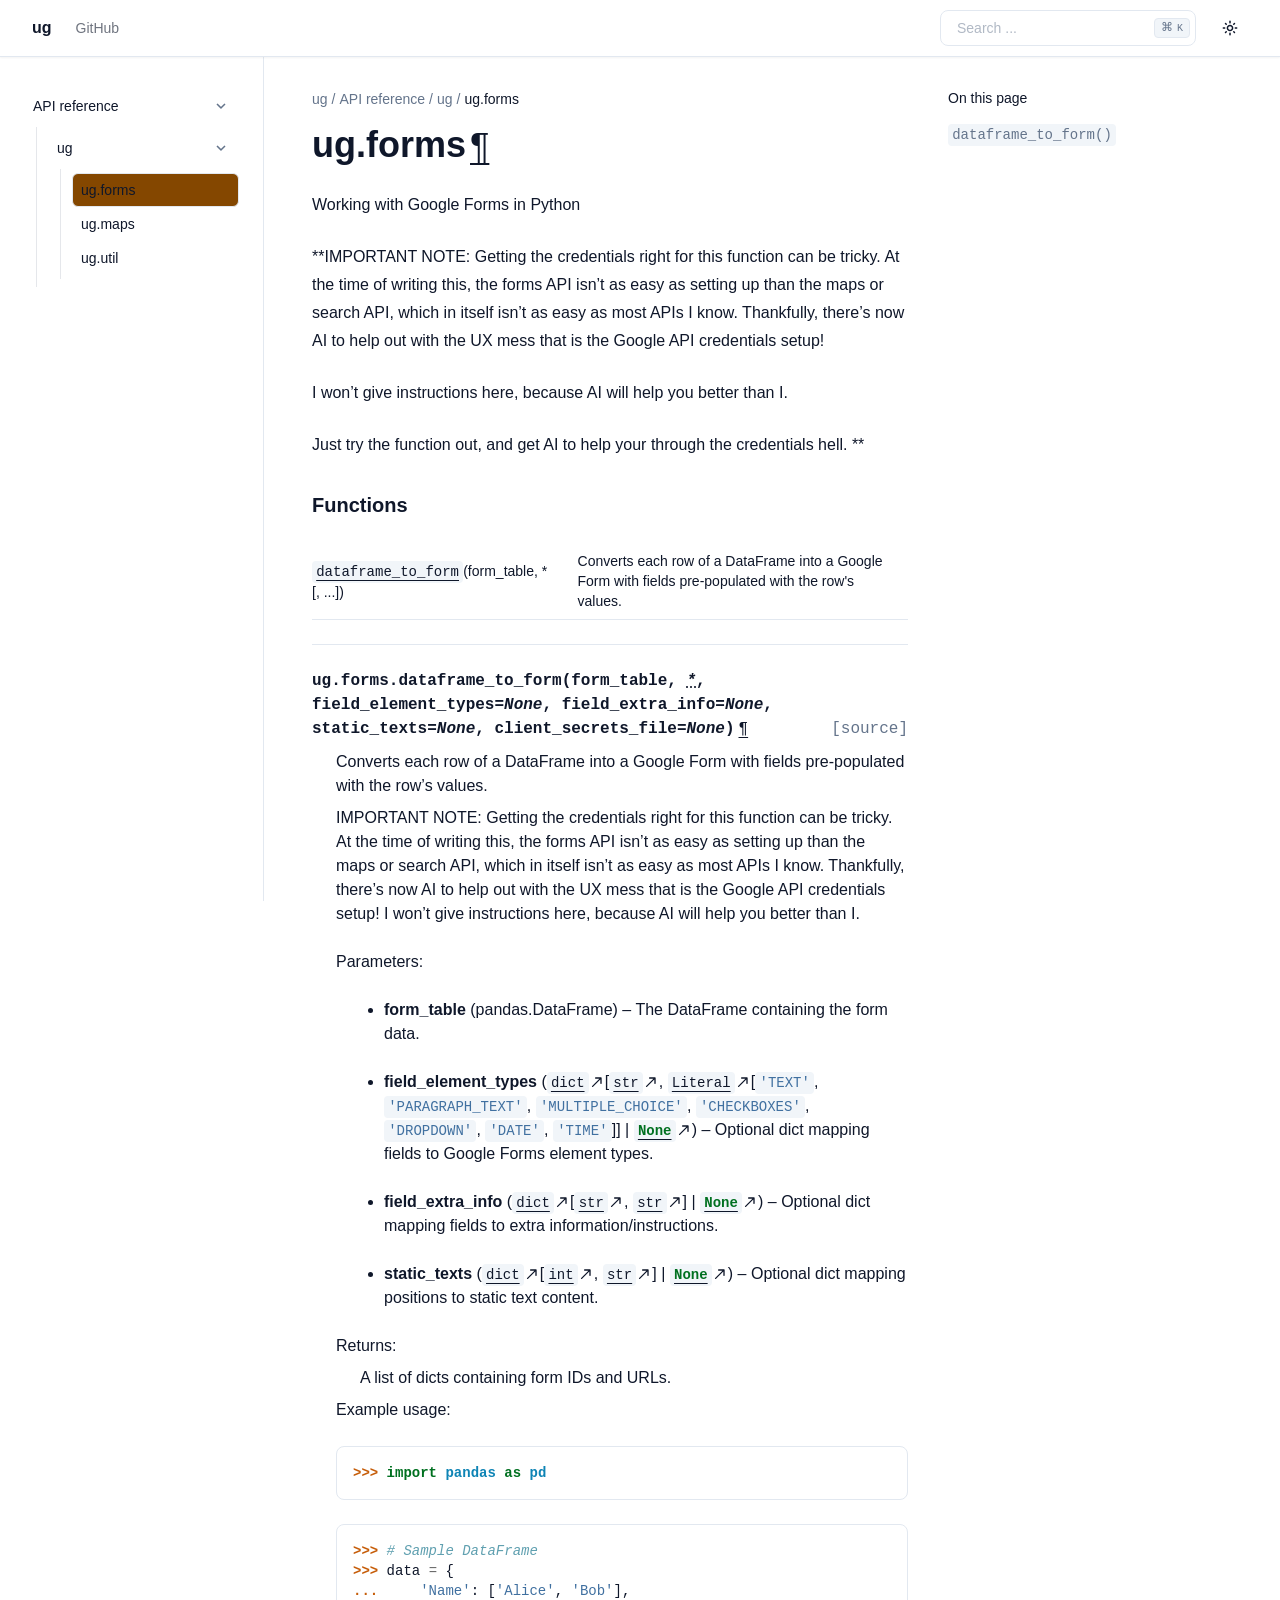
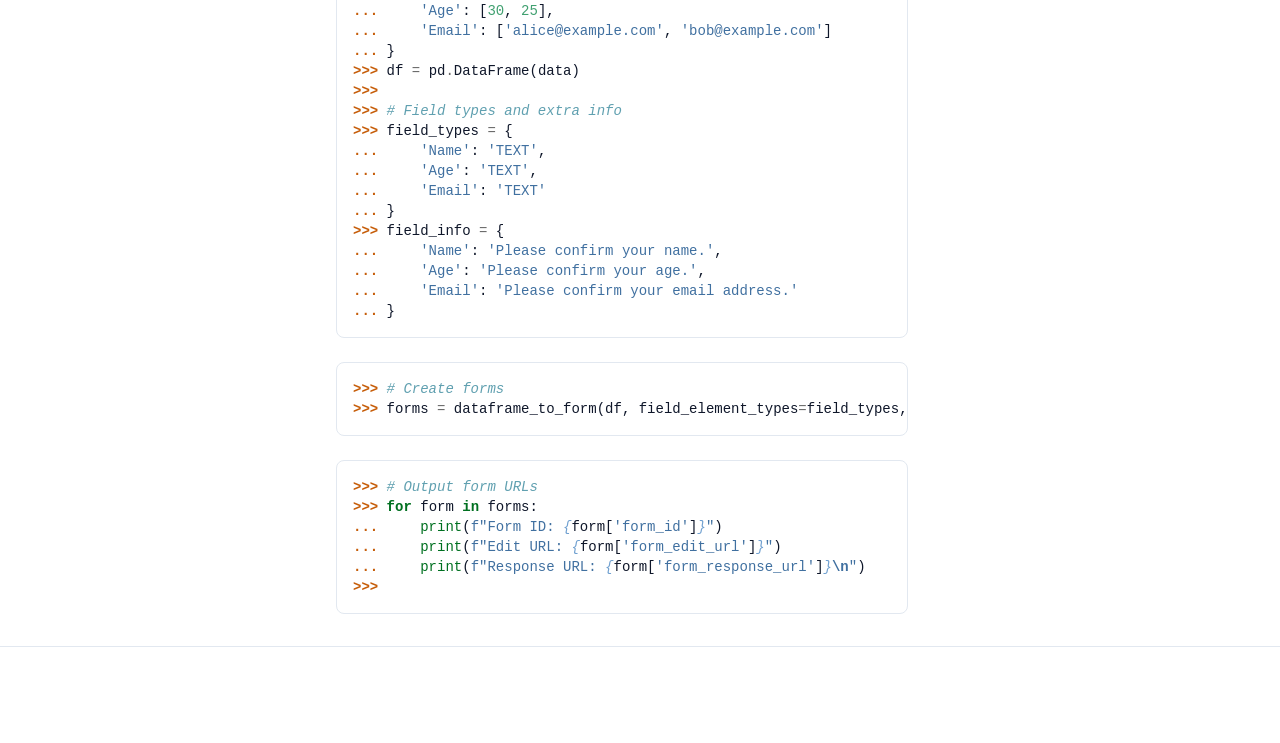
<file: _autosummary/ug.forms.html>
<!DOCTYPE html>

<html :class="{ 'dark' : darkMode === true }" data-content_root="../" lang="en" x-data="{ darkMode: $persist(window.matchMedia('(prefers-color-scheme: dark)').matches), activeSection: ''}">
<head>
<script>
    (function () {
      // Set initial color scheme
      if ((localStorage.getItem("_x_darkMode") === "true") || (window.matchMedia("(prefers-color-scheme: dark)").matches)) {
        document.documentElement.classList.add("dark");
      }

      // Watch for media preference changes
      window.matchMedia("(prefers-color-scheme: dark)").addEventListener("change", (event) => {
        localStorage.setItem("_x_darkMode", event.matches);
        document.documentElement.classList.toggle("dark", event.matches);
      });
    })();
  </script>
<meta content="width=device-width, initial-scale=1.0" name="viewport"/>
<meta charset="utf-8"/>
<meta content="#ffffff" media="(prefers-color-scheme: light)" name="theme-color"/>
<meta content="#030711" media="(prefers-color-scheme: dark)" name="theme-color"/>
<meta content="width=device-width, initial-scale=1" name="viewport"/>
<link href="ug.forms.html.md" rel="alternate" type="text/markdown"/>
<link href="../llms.txt" rel="describedby" type="text/markdown"/>
<link href="ug.forms.html.md" rel="alternate" type="text/markdown"/>
<link href="llms.txt" rel="describedby"/>
<title>ug.forms | ug</title>
<meta content="ug.forms | ug" property="og:title"/>
<meta content="ug.forms | ug" name="twitter:title"/>
<link href="../_static/pygments.css?v=d75fae25" rel="stylesheet" type="text/css"/>
<link href="../_static/theme.css?v=009055c6" rel="stylesheet" type="text/css"/>
<link href="../_static/sphinx_autodoc_typehints.css?v=057ac668" rel="stylesheet" type="text/css"/>
<link href="../_static/copybutton.css?v=76b2166b" rel="stylesheet" type="text/css"/>
<link href="../_static/epythet.css?v=402f275b" rel="stylesheet" type="text/css"/>
<link href="../search.html" rel="search" title="Search"/>
<link href="../genindex.html" rel="index" title="Index"/>
<link href="ug.maps.html" rel="next" title="ug.maps"/>
<link href="ug.html" rel="prev" title="ug"/>
</head>
<body :class="{ 'overflow-hidden': showSidebar }" class="min-h-screen font-sans antialiased bg-background text-foreground" x-data="{ showSidebar: false, showScrollTop: false }">
<div @click.self="showSidebar = false" class="fixed inset-0 z-50 overflow-hidden bg-background/80 backdrop-blur-sm md:hidden" x-cloak="" x-show="showSidebar"></div><div class="relative flex flex-col min-h-screen" id="page"><a class="absolute top-0 left-0 z-[100] block bg-background p-4 text-xl transition -translate-x-full opacity-0 focus:translate-x-0 focus:opacity-100" href="#content">
      Skip to content
    </a><header class="sticky top-0 z-40 w-full border-b shadow-xs border-border bg-background/90 backdrop-blur"><div class="container flex items-center h-14">
<div class="hidden mr-4 md:flex">
<a class="flex items-center mr-6" href="../index.html"><span class="hidden font-bold sm:inline-block text-clip whitespace-nowrap">ug</span>
</a><nav class="flex items-center gap-6 text-sm font-medium">
<a class="transition-colors hover:text-foreground/80 text-foreground/60" href="https://github.com/thorwhalen/ug" rel="noopener nofollow">GitHub</a>
</nav></div><button @click="showSidebar = true" class="inline-flex items-center justify-center h-10 px-0 py-2 mr-2 text-base font-medium transition-colors rounded-md hover:text-accent-foreground hover:bg-transparent md:hidden" type="button">
<svg aria-hidden="true" fill="currentColor" height="24" viewbox="0 96 960 960" width="24" xmlns="http://www.w3.org/2000/svg">
<path d="M152.587 825.087q-19.152 0-32.326-13.174t-13.174-32.326q0-19.152 13.174-32.326t32.326-13.174h440q19.152 0 32.326 13.174t13.174 32.326q0 19.152-13.174 32.326t-32.326 13.174h-440Zm0-203.587q-19.152 0-32.326-13.174T107.087 576q0-19.152 13.174-32.326t32.326-13.174h320q19.152 0 32.326 13.174T518.087 576q0 19.152-13.174 32.326T472.587 621.5h-320Zm0-203.587q-19.152 0-32.326-13.174t-13.174-32.326q0-19.152 13.174-32.326t32.326-13.174h440q19.152 0 32.326 13.174t13.174 32.326q0 19.152-13.174 32.326t-32.326 13.174h-440ZM708.913 576l112.174 112.174q12.674 12.674 12.674 31.826t-12.674 31.826Q808.413 764.5 789.261 764.5t-31.826-12.674l-144-144Q600 594.391 600 576t13.435-31.826l144-144q12.674-12.674 31.826-12.674t31.826 12.674q12.674 12.674 12.674 31.826t-12.674 31.826L708.913 576Z"></path>
</svg>
<span class="sr-only">Toggle navigation menu</span>
</button>
<div class="flex items-center justify-between flex-1 gap-2 sm:gap-4 md:justify-end">
<div class="flex-1 w-full md:w-auto md:flex-none"><form @keydown.k.window.meta="$refs.search.focus()" action="../search.html" class="relative flex items-center group" id="searchbox" method="get">
<input aria-label="Search the docs" class="inline-flex items-center font-medium transition-colors bg-transparent focus-visible:outline-none focus-visible:ring-2 focus-visible:ring-ring focus-visible:ring-offset-2 ring-offset-background border border-input hover:bg-accent focus:bg-accent hover:text-accent-foreground focus:text-accent-foreground hover:placeholder-accent-foreground py-2 px-4 relative h-9 w-full justify-start rounded-[0.5rem] text-sm text-muted-foreground sm:pr-12 md:w-40 lg:w-64" id="search-input" name="q" placeholder="Search ..." type="search" x-ref="search"/>
<kbd class="pointer-events-none absolute right-1.5 top-2 hidden h-5 select-none text-muted-foreground items-center gap-1 rounded border border-border bg-muted px-1.5 font-mono text-[10px] font-medium opacity-100 sm:flex group-hover:bg-accent group-hover:text-accent-foreground">
<span class="text-xs">⌘</span>
    K
  </kbd>
</form>
</div>
<nav class="flex items-center gap-1">
<button @click="darkMode = !darkMode" class="relative inline-flex items-center justify-center px-0 text-sm font-medium transition-colors rounded-md hover:bg-accent hover:text-accent-foreground h-9 w-9" title="Toggle color scheme" type="button">
<svg class="absolute transition-all scale-100 rotate-0 dark:-rotate-90 dark:scale-0" fill="currentColor" height="16" viewbox="0 96 960 960" width="16" xmlns="http://www.w3.org/2000/svg">
<path d="M480 685q45.456 0 77.228-31.772Q589 621.456 589 576q0-45.456-31.772-77.228Q525.456 467 480 467q-45.456 0-77.228 31.772Q371 530.544 371 576q0 45.456 31.772 77.228Q434.544 685 480 685Zm0 91q-83 0-141.5-58.5T280 576q0-83 58.5-141.5T480 376q83 0 141.5 58.5T680 576q0 83-58.5 141.5T480 776ZM80 621.5q-19.152 0-32.326-13.174T34.5 576q0-19.152 13.174-32.326T80 530.5h80q19.152 0 32.326 13.174T205.5 576q0 19.152-13.174 32.326T160 621.5H80Zm720 0q-19.152 0-32.326-13.174T754.5 576q0-19.152 13.174-32.326T800 530.5h80q19.152 0 32.326 13.174T925.5 576q0 19.152-13.174 32.326T880 621.5h-80Zm-320-320q-19.152 0-32.326-13.174T434.5 256v-80q0-19.152 13.174-32.326T480 130.5q19.152 0 32.326 13.174T525.5 176v80q0 19.152-13.174 32.326T480 301.5Zm0 720q-19.152 0-32.326-13.17Q434.5 995.152 434.5 976v-80q0-19.152 13.174-32.326T480 850.5q19.152 0 32.326 13.174T525.5 896v80q0 19.152-13.174 32.33-13.174 13.17-32.326 13.17ZM222.174 382.065l-43-42Q165.5 327.391 166 308.239t13.174-33.065q13.435-13.674 32.587-13.674t32.065 13.674l42.239 43q12.674 13.435 12.555 31.706-.12 18.272-12.555 31.946-12.674 13.674-31.445 13.413-18.772-.261-32.446-13.174Zm494 494.761-42.239-43q-12.674-13.435-12.674-32.087t12.674-31.565Q686.609 756.5 705.38 757q18.772.5 32.446 13.174l43 41.761Q794.5 824.609 794 843.761t-13.174 33.065Q767.391 890.5 748.239 890.5t-32.065-13.674Zm-42-494.761Q660.5 369.391 661 350.62q.5-18.772 13.174-32.446l41.761-43Q728.609 261.5 747.761 262t33.065 13.174q13.674 13.435 13.674 32.587t-13.674 32.065l-43 42.239q-13.435 12.674-31.706 12.555-18.272-.12-31.946-12.555Zm-495 494.761Q165.5 863.391 165.5 844.239t13.674-32.065l43-42.239q13.435-12.674 32.087-12.674t31.565 12.674Q299.5 782.609 299 801.38q-.5 18.772-13.174 32.446l-41.761 43Q231.391 890.5 212.239 890t-33.065-13.174ZM480 576Z"></path>
</svg>
<svg class="absolute transition-all scale-0 rotate-90 dark:rotate-0 dark:scale-100" fill="currentColor" height="16" viewbox="0 96 960 960" width="16" xmlns="http://www.w3.org/2000/svg">
<path d="M480 936q-151 0-255.5-104.5T120 576q0-138 90-239.5T440 218q25-3 39 18t-1 44q-17 26-25.5 55t-8.5 61q0 90 63 153t153 63q31 0 61.5-9t54.5-25q21-14 43-1.5t19 39.5q-14 138-117.5 229T480 936Zm0-80q88 0 158-48.5T740 681q-20 5-40 8t-40 3q-123 0-209.5-86.5T364 396q0-20 3-40t8-40q-78 32-126.5 102T200 576q0 116 82 198t198 82Zm-10-270Z"></path>
</svg>
</button>
</nav>
</div>
</div>
</header>
<div class="flex-1"><div class="container md:grid md:grid-cols-[220px_minmax(0,1fr)] md:gap-6 lg:grid-cols-[240px_minmax(0,1fr)] lg:gap-10"><aside :aria-hidden="!showSidebar" :class="{ 'translate-x-0': showSidebar }" class="fixed inset-y-0 left-0 md:top-14 z-50 md:z-30 bg-background md:bg-transparent transition-all duration-100 -translate-x-full md:translate-x-0 ml-0 p-6 md:p-0 md:-ml-2 md:h-[calc(100vh-3.5rem)] w-5/6 md:w-full overflow-y-auto border-r border-border md:sticky" id="left-sidebar">
<a class="justify-start text-sm md:!hidden bg-background" href="../index.html"><span class="font-bold text-clip whitespace-nowrap">ug</span>
</a>
<div class="relative overflow-hidden md:overflow-auto my-4 md:my-0">
<div class="overflow-y-auto h-full w-full relative pr-6"><nav class="flex md:hidden flex-col font-medium mt-4">
<a href="https://github.com/thorwhalen/ug" rel="nofollow noopener">GitHub</a>
</nav><nav class="table w-full min-w-full my-6 lg:my-8">
<ul class="current">
<li class="toctree-l1 current" x-data="{ expanded: $el.classList.contains('current') ? true : false }"><a :class="{ 'expanded' : expanded }" @click="expanded = !expanded" class="reference internal expandable" href="../api.html">API reference<button @click.prevent.stop="expanded = !expanded" type="button" x-cloak=""><span class="sr-only"></span><svg fill="currentColor" height="18px" stroke="none" viewbox="0 0 24 24" width="18px" xmlns="http://www.w3.org/2000/svg"><path d="M10 6L8.59 7.41 13.17 12l-4.58 4.59L10 18l6-6z"></path></svg></button></a><ul class="current" x-show="expanded">
<li class="toctree-l2 current" x-data="{ expanded: $el.classList.contains('current') ? true : false }"><a :class="{ 'expanded' : expanded }" @click="expanded = !expanded" class="reference internal expandable" href="ug.html">ug<button @click.prevent.stop="expanded = !expanded" type="button" x-cloak=""><span class="sr-only"></span><svg fill="currentColor" height="18px" stroke="none" viewbox="0 0 24 24" width="18px" xmlns="http://www.w3.org/2000/svg"><path d="M10 6L8.59 7.41 13.17 12l-4.58 4.59L10 18l6-6z"></path></svg></button></a><ul class="current" x-show="expanded">
<li class="toctree-l3 current"><a class="current reference internal" href="#">ug.forms</a></li>
<li class="toctree-l3"><a class="reference internal" href="ug.maps.html">ug.maps</a></li>
<li class="toctree-l3"><a class="reference internal" href="ug.util.html">ug.util</a></li>
</ul>
</li>
</ul>
</li>
</ul>
</nav>
</div>
</div>
<button @click="showSidebar = false" class="absolute md:hidden right-4 top-4 rounded-sm opacity-70 transition-opacity hover:opacity-100" type="button">
<svg class="h-4 w-4" fill="currentColor" height="24" stroke="none" viewbox="0 96 960 960" width="24" xmlns="http://www.w3.org/2000/svg">
<path d="M480 632 284 828q-11 11-28 11t-28-11q-11-11-11-28t11-28l196-196-196-196q-11-11-11-28t11-28q11-11 28-11t28 11l196 196 196-196q11-11 28-11t28 11q11 11 11 28t-11 28L536 576l196 196q11 11 11 28t-11 28q-11 11-28 11t-28-11L480 632Z"></path>
</svg>
</button>
</aside>
<main class="relative py-6 lg:gap-10 lg:py-8 xl:grid xl:grid-cols-[1fr_300px]">
<div class="w-full min-w-0 mx-auto">
<nav aria-label="breadcrumbs" class="flex items-center mb-4 space-x-1 text-sm text-muted-foreground">
<a class="overflow-hidden text-ellipsis whitespace-nowrap hover:text-foreground" href="../index.html">
<span class="hidden md:inline">ug</span>
<svg aria-label="Home" class="md:hidden" fill="currentColor" height="18" stroke="none" viewbox="0 96 960 960" width="18" xmlns="http://www.w3.org/2000/svg">
<path d="M240 856h120V616h240v240h120V496L480 316 240 496v360Zm-80 80V456l320-240 320 240v480H520V696h-80v240H160Zm320-350Z"></path>
</svg>
</a>
<div class="mr-1">/</div><a class="hover:text-foreground overflow-hidden text-ellipsis whitespace-nowrap" href="../api.html">API reference</a>
<div class="mr-1">/</div><a class="hover:text-foreground overflow-hidden text-ellipsis whitespace-nowrap" href="ug.html">ug</a>
<div class="mr-1">/</div><span aria-current="page" class="font-medium text-foreground overflow-hidden text-ellipsis whitespace-nowrap">ug.forms</span>
</nav>
<div id="content" role="main">
<section id="module-ug.forms">
<span id="ug-forms"></span><h1>ug.forms<a @click.prevent="window.navigator.clipboard.writeText($el.href); $el.setAttribute('data-tooltip', 'Copied!'); setTimeout(() =&gt; $el.setAttribute('data-tooltip', 'Copy link to this element'), 2000)" aria-label="Copy link to this element" class="headerlink" data-tooltip="Copy link to this element" href="#module-ug.forms">¶</a></h1>
<p>Working with Google Forms in Python</p>
<p>**IMPORTANT NOTE: Getting the credentials right for this function can be tricky.
At the time of writing this, the forms API isn’t as easy as setting up than the maps or search API,
which in itself isn’t as easy as most APIs I know.
Thankfully, there’s now AI to help out with the UX mess that is the Google API credentials setup!</p>
<p>I won’t give instructions here, because AI will help you better than I.</p>
<p>Just try the function out, and get AI to help your through the credentials hell.
**</p>
<p class="rubric">Functions</p>
<table class="autosummary longtable docutils align-default">
<tbody>
<tr class="row-odd"><td><p><a class="reference internal" href="#ug.forms.dataframe_to_form" title="ug.forms.dataframe_to_form"><code class="xref py py-obj docutils literal notranslate"><span class="pre">dataframe_to_form</span></code></a>(form_table, *[, ...])</p></td>
<td><p>Converts each row of a DataFrame into a Google Form with fields pre-populated with the row's values.</p></td>
</tr>
</tbody>
</table>
<dl class="py function">
<dt class="sig sig-object py" id="ug.forms.dataframe_to_form">
<span class="sig-prename descclassname"><span class="pre">ug.forms.</span></span><span class="sig-name descname"><span class="pre">dataframe_to_form</span></span><span class="sig-paren">(</span><em class="sig-param"><span class="n"><span class="pre">form_table</span></span></em>, <em class="sig-param"><span class="keyword-only-separator o"><abbr title="Keyword-only parameters separator (PEP 3102)"><span class="pre">*</span></abbr></span></em>, <em class="sig-param"><span class="n"><span class="pre">field_element_types</span></span><span class="o"><span class="pre">=</span></span><span class="default_value"><span class="pre">None</span></span></em>, <em class="sig-param"><span class="n"><span class="pre">field_extra_info</span></span><span class="o"><span class="pre">=</span></span><span class="default_value"><span class="pre">None</span></span></em>, <em class="sig-param"><span class="n"><span class="pre">static_texts</span></span><span class="o"><span class="pre">=</span></span><span class="default_value"><span class="pre">None</span></span></em>, <em class="sig-param"><span class="n"><span class="pre">client_secrets_file</span></span><span class="o"><span class="pre">=</span></span><span class="default_value"><span class="pre">None</span></span></em><span class="sig-paren">)</span><a class="reference internal" href="../_modules/ug/forms.html#dataframe_to_form"><span class="viewcode-link"><span class="pre">[source]</span></span></a><a @click.prevent="window.navigator.clipboard.writeText($el.href); $el.setAttribute('data-tooltip', 'Copied!'); setTimeout(() =&gt; $el.setAttribute('data-tooltip', 'Copy link to this element'), 2000)" aria-label="Copy link to this element" class="headerlink" data-tooltip="Copy link to this element" href="#ug.forms.dataframe_to_form" x-intersect.margin.0%.0%.-70%.0%="activeSection = '#ug.forms.dataframe_to_form'">¶</a></dt>
<dd><p>Converts each row of a DataFrame into a Google Form with fields pre-populated
with the row’s values.</p>
<p>IMPORTANT NOTE: Getting the credentials right for this function can be tricky.
At the time of writing this, the forms API isn’t as easy as setting up than the maps or search API,
which in itself isn’t as easy as most APIs I know.
Thankfully, there’s now AI to help out with the UX mess that is the Google API credentials setup!
I won’t give instructions here, because AI will help you better than I.</p>
<dl class="field-list simple">
<dt class="field-odd">Parameters<span class="colon">:</span></dt>
<dd class="field-odd"><ul class="simple">
<li><p><strong>form_table</strong> (<span class="sphinx_autodoc_typehints-type">pandas.DataFrame</span>) – The DataFrame containing the form data.</p></li>
<li><p><strong>field_element_types</strong> (<span class="sphinx_autodoc_typehints-type"><a class="reference external" href="https://docs.python.org/3/builtins/stdtypes.html#dict" rel="nofollow noopener" title="(in Python v3.15)"><code class="xref py py-class docutils literal notranslate"><span class="pre">dict</span></code><svg fill="currentColor" height="1em" stroke="none" viewbox="0 96 960 960" width="1em" xmlns="http://www.w3.org/2000/svg"><path d="M188 868q-11-11-11-28t11-28l436-436H400q-17 0-28.5-11.5T360 336q0-17 11.5-28.5T400 296h320q17 0 28.5 11.5T760 336v320q0 17-11.5 28.5T720 696q-17 0-28.5-11.5T680 656V432L244 868q-11 11-28 11t-28-11Z"></path></svg></a>[<a class="reference external" href="https://docs.python.org/3/builtins/stdtypes.html#str" rel="nofollow noopener" title="(in Python v3.15)"><code class="xref py py-class docutils literal notranslate"><span class="pre">str</span></code><svg fill="currentColor" height="1em" stroke="none" viewbox="0 96 960 960" width="1em" xmlns="http://www.w3.org/2000/svg"><path d="M188 868q-11-11-11-28t11-28l436-436H400q-17 0-28.5-11.5T360 336q0-17 11.5-28.5T400 296h320q17 0 28.5 11.5T760 336v320q0 17-11.5 28.5T720 696q-17 0-28.5-11.5T680 656V432L244 868q-11 11-28 11t-28-11Z"></path></svg></a>, <a class="reference external" href="https://docs.python.org/3/library/typing.html#typing.Literal" rel="nofollow noopener" title="(in Python v3.15)"><code class="xref py py-data docutils literal notranslate"><span class="pre">Literal</span></code><svg fill="currentColor" height="1em" stroke="none" viewbox="0 96 960 960" width="1em" xmlns="http://www.w3.org/2000/svg"><path d="M188 868q-11-11-11-28t11-28l436-436H400q-17 0-28.5-11.5T360 336q0-17 11.5-28.5T400 296h320q17 0 28.5 11.5T760 336v320q0 17-11.5 28.5T720 696q-17 0-28.5-11.5T680 656V432L244 868q-11 11-28 11t-28-11Z"></path></svg></a>[<span class="highlight sphinx_autodoc_typehints-value"><code class="docutils literal notranslate"><span class="s1"><span class="pre">'TEXT'</span></span></code></span>, <span class="highlight sphinx_autodoc_typehints-value"><code class="docutils literal notranslate"><span class="s1"><span class="pre">'PARAGRAPH_TEXT'</span></span></code></span>, <span class="highlight sphinx_autodoc_typehints-value"><code class="docutils literal notranslate"><span class="s1"><span class="pre">'MULTIPLE_CHOICE'</span></span></code></span>, <span class="highlight sphinx_autodoc_typehints-value"><code class="docutils literal notranslate"><span class="s1"><span class="pre">'CHECKBOXES'</span></span></code></span>, <span class="highlight sphinx_autodoc_typehints-value"><code class="docutils literal notranslate"><span class="s1"><span class="pre">'DROPDOWN'</span></span></code></span>, <span class="highlight sphinx_autodoc_typehints-value"><code class="docutils literal notranslate"><span class="s1"><span class="pre">'DATE'</span></span></code></span>, <span class="highlight sphinx_autodoc_typehints-value"><code class="docutils literal notranslate"><span class="s1"><span class="pre">'TIME'</span></span></code></span>]] | <span class="highlight sphinx_autodoc_typehints-value"><a class="reference external" href="https://docs.python.org/3/builtins/constants.html#None" rel="nofollow noopener" title="(in Python v3.15)"><code class="xref py py-obj docutils literal notranslate"><span class="kc"><span class="pre">None</span></span></code><svg fill="currentColor" height="1em" stroke="none" viewbox="0 96 960 960" width="1em" xmlns="http://www.w3.org/2000/svg"><path d="M188 868q-11-11-11-28t11-28l436-436H400q-17 0-28.5-11.5T360 336q0-17 11.5-28.5T400 296h320q17 0 28.5 11.5T760 336v320q0 17-11.5 28.5T720 696q-17 0-28.5-11.5T680 656V432L244 868q-11 11-28 11t-28-11Z"></path></svg></a></span></span>) – Optional dict mapping fields to Google Forms element types.</p></li>
<li><p><strong>field_extra_info</strong> (<span class="sphinx_autodoc_typehints-type"><a class="reference external" href="https://docs.python.org/3/builtins/stdtypes.html#dict" rel="nofollow noopener" title="(in Python v3.15)"><code class="xref py py-class docutils literal notranslate"><span class="pre">dict</span></code><svg fill="currentColor" height="1em" stroke="none" viewbox="0 96 960 960" width="1em" xmlns="http://www.w3.org/2000/svg"><path d="M188 868q-11-11-11-28t11-28l436-436H400q-17 0-28.5-11.5T360 336q0-17 11.5-28.5T400 296h320q17 0 28.5 11.5T760 336v320q0 17-11.5 28.5T720 696q-17 0-28.5-11.5T680 656V432L244 868q-11 11-28 11t-28-11Z"></path></svg></a>[<a class="reference external" href="https://docs.python.org/3/builtins/stdtypes.html#str" rel="nofollow noopener" title="(in Python v3.15)"><code class="xref py py-class docutils literal notranslate"><span class="pre">str</span></code><svg fill="currentColor" height="1em" stroke="none" viewbox="0 96 960 960" width="1em" xmlns="http://www.w3.org/2000/svg"><path d="M188 868q-11-11-11-28t11-28l436-436H400q-17 0-28.5-11.5T360 336q0-17 11.5-28.5T400 296h320q17 0 28.5 11.5T760 336v320q0 17-11.5 28.5T720 696q-17 0-28.5-11.5T680 656V432L244 868q-11 11-28 11t-28-11Z"></path></svg></a>, <a class="reference external" href="https://docs.python.org/3/builtins/stdtypes.html#str" rel="nofollow noopener" title="(in Python v3.15)"><code class="xref py py-class docutils literal notranslate"><span class="pre">str</span></code><svg fill="currentColor" height="1em" stroke="none" viewbox="0 96 960 960" width="1em" xmlns="http://www.w3.org/2000/svg"><path d="M188 868q-11-11-11-28t11-28l436-436H400q-17 0-28.5-11.5T360 336q0-17 11.5-28.5T400 296h320q17 0 28.5 11.5T760 336v320q0 17-11.5 28.5T720 696q-17 0-28.5-11.5T680 656V432L244 868q-11 11-28 11t-28-11Z"></path></svg></a>] | <span class="highlight sphinx_autodoc_typehints-value"><a class="reference external" href="https://docs.python.org/3/builtins/constants.html#None" rel="nofollow noopener" title="(in Python v3.15)"><code class="xref py py-obj docutils literal notranslate"><span class="kc"><span class="pre">None</span></span></code><svg fill="currentColor" height="1em" stroke="none" viewbox="0 96 960 960" width="1em" xmlns="http://www.w3.org/2000/svg"><path d="M188 868q-11-11-11-28t11-28l436-436H400q-17 0-28.5-11.5T360 336q0-17 11.5-28.5T400 296h320q17 0 28.5 11.5T760 336v320q0 17-11.5 28.5T720 696q-17 0-28.5-11.5T680 656V432L244 868q-11 11-28 11t-28-11Z"></path></svg></a></span></span>) – Optional dict mapping fields to extra information/instructions.</p></li>
<li><p><strong>static_texts</strong> (<span class="sphinx_autodoc_typehints-type"><a class="reference external" href="https://docs.python.org/3/builtins/stdtypes.html#dict" rel="nofollow noopener" title="(in Python v3.15)"><code class="xref py py-class docutils literal notranslate"><span class="pre">dict</span></code><svg fill="currentColor" height="1em" stroke="none" viewbox="0 96 960 960" width="1em" xmlns="http://www.w3.org/2000/svg"><path d="M188 868q-11-11-11-28t11-28l436-436H400q-17 0-28.5-11.5T360 336q0-17 11.5-28.5T400 296h320q17 0 28.5 11.5T760 336v320q0 17-11.5 28.5T720 696q-17 0-28.5-11.5T680 656V432L244 868q-11 11-28 11t-28-11Z"></path></svg></a>[<a class="reference external" href="https://docs.python.org/3/builtins/functions.html#int" rel="nofollow noopener" title="(in Python v3.15)"><code class="xref py py-class docutils literal notranslate"><span class="pre">int</span></code><svg fill="currentColor" height="1em" stroke="none" viewbox="0 96 960 960" width="1em" xmlns="http://www.w3.org/2000/svg"><path d="M188 868q-11-11-11-28t11-28l436-436H400q-17 0-28.5-11.5T360 336q0-17 11.5-28.5T400 296h320q17 0 28.5 11.5T760 336v320q0 17-11.5 28.5T720 696q-17 0-28.5-11.5T680 656V432L244 868q-11 11-28 11t-28-11Z"></path></svg></a>, <a class="reference external" href="https://docs.python.org/3/builtins/stdtypes.html#str" rel="nofollow noopener" title="(in Python v3.15)"><code class="xref py py-class docutils literal notranslate"><span class="pre">str</span></code><svg fill="currentColor" height="1em" stroke="none" viewbox="0 96 960 960" width="1em" xmlns="http://www.w3.org/2000/svg"><path d="M188 868q-11-11-11-28t11-28l436-436H400q-17 0-28.5-11.5T360 336q0-17 11.5-28.5T400 296h320q17 0 28.5 11.5T760 336v320q0 17-11.5 28.5T720 696q-17 0-28.5-11.5T680 656V432L244 868q-11 11-28 11t-28-11Z"></path></svg></a>] | <span class="highlight sphinx_autodoc_typehints-value"><a class="reference external" href="https://docs.python.org/3/builtins/constants.html#None" rel="nofollow noopener" title="(in Python v3.15)"><code class="xref py py-obj docutils literal notranslate"><span class="kc"><span class="pre">None</span></span></code><svg fill="currentColor" height="1em" stroke="none" viewbox="0 96 960 960" width="1em" xmlns="http://www.w3.org/2000/svg"><path d="M188 868q-11-11-11-28t11-28l436-436H400q-17 0-28.5-11.5T360 336q0-17 11.5-28.5T400 296h320q17 0 28.5 11.5T760 336v320q0 17-11.5 28.5T720 696q-17 0-28.5-11.5T680 656V432L244 868q-11 11-28 11t-28-11Z"></path></svg></a></span></span>) – Optional dict mapping positions to static text content.</p></li>
</ul>
</dd>
<dt class="field-even">Returns<span class="colon">:</span></dt>
<dd class="field-even"><p>A list of dicts containing form IDs and URLs.</p>
</dd>
</dl>
<p>Example usage:</p>
<div class="doctest highlight-default notranslate"><div class="highlight"><pre><span></span><code><span id="line-1"><span class="gp">&gt;&gt;&gt; </span><span class="kn">import</span><span class="w"> </span><span class="nn">pandas</span><span class="w"> </span><span class="k">as</span><span class="w"> </span><span class="nn">pd</span>
</span></code></pre></div>
</div>
<div class="doctest highlight-default notranslate"><div class="highlight"><pre><span></span><code><span id="line-1"><span class="gp">&gt;&gt;&gt; </span><span class="c1"># Sample DataFrame</span>
</span><span id="line-2"><span class="gp">&gt;&gt;&gt; </span><span class="n">data</span> <span class="o">=</span> <span class="p">{</span>
</span><span id="line-3"><span class="gp">... </span>    <span class="s1">'Name'</span><span class="p">:</span> <span class="p">[</span><span class="s1">'Alice'</span><span class="p">,</span> <span class="s1">'Bob'</span><span class="p">],</span>
</span><span id="line-4"><span class="gp">... </span>    <span class="s1">'Age'</span><span class="p">:</span> <span class="p">[</span><span class="mi">30</span><span class="p">,</span> <span class="mi">25</span><span class="p">],</span>
</span><span id="line-5"><span class="gp">... </span>    <span class="s1">'Email'</span><span class="p">:</span> <span class="p">[</span><span class="s1">'alice@example.com'</span><span class="p">,</span> <span class="s1">'bob@example.com'</span><span class="p">]</span>
</span><span id="line-6"><span class="gp">... </span><span class="p">}</span>
</span><span id="line-7"><span class="gp">&gt;&gt;&gt; </span><span class="n">df</span> <span class="o">=</span> <span class="n">pd</span><span class="o">.</span><span class="n">DataFrame</span><span class="p">(</span><span class="n">data</span><span class="p">)</span>
</span><span id="line-8"><span class="gp">&gt;&gt;&gt;</span>
</span><span id="line-9"><span class="gp">&gt;&gt;&gt; </span><span class="c1"># Field types and extra info</span>
</span><span id="line-10"><span class="gp">&gt;&gt;&gt; </span><span class="n">field_types</span> <span class="o">=</span> <span class="p">{</span>
</span><span id="line-11"><span class="gp">... </span>    <span class="s1">'Name'</span><span class="p">:</span> <span class="s1">'TEXT'</span><span class="p">,</span>
</span><span id="line-12"><span class="gp">... </span>    <span class="s1">'Age'</span><span class="p">:</span> <span class="s1">'TEXT'</span><span class="p">,</span>
</span><span id="line-13"><span class="gp">... </span>    <span class="s1">'Email'</span><span class="p">:</span> <span class="s1">'TEXT'</span>
</span><span id="line-14"><span class="gp">... </span><span class="p">}</span>
</span><span id="line-15"><span class="gp">&gt;&gt;&gt; </span><span class="n">field_info</span> <span class="o">=</span> <span class="p">{</span>
</span><span id="line-16"><span class="gp">... </span>    <span class="s1">'Name'</span><span class="p">:</span> <span class="s1">'Please confirm your name.'</span><span class="p">,</span>
</span><span id="line-17"><span class="gp">... </span>    <span class="s1">'Age'</span><span class="p">:</span> <span class="s1">'Please confirm your age.'</span><span class="p">,</span>
</span><span id="line-18"><span class="gp">... </span>    <span class="s1">'Email'</span><span class="p">:</span> <span class="s1">'Please confirm your email address.'</span>
</span><span id="line-19"><span class="gp">... </span><span class="p">}</span>
</span></code></pre></div>
</div>
<div class="doctest highlight-default notranslate"><div class="highlight"><pre><span></span><code><span id="line-1"><span class="gp">&gt;&gt;&gt; </span><span class="c1"># Create forms</span>
</span><span id="line-2"><span class="gp">&gt;&gt;&gt; </span><span class="n">forms</span> <span class="o">=</span> <span class="n">dataframe_to_form</span><span class="p">(</span><span class="n">df</span><span class="p">,</span> <span class="n">field_element_types</span><span class="o">=</span><span class="n">field_types</span><span class="p">,</span> <span class="n">field_extra_info</span><span class="o">=</span><span class="n">field_info</span><span class="p">)</span>
</span></code></pre></div>
</div>
<div class="doctest highlight-default notranslate"><div class="highlight"><pre><span></span><code><span id="line-1"><span class="gp">&gt;&gt;&gt; </span><span class="c1"># Output form URLs</span>
</span><span id="line-2"><span class="gp">&gt;&gt;&gt; </span><span class="k">for</span> <span class="n">form</span> <span class="ow">in</span> <span class="n">forms</span><span class="p">:</span>
</span><span id="line-3"><span class="gp">... </span>    <span class="nb">print</span><span class="p">(</span><span class="sa">f</span><span class="s2">"Form ID: </span><span class="si">{</span><span class="n">form</span><span class="p">[</span><span class="s1">'form_id'</span><span class="p">]</span><span class="si">}</span><span class="s2">"</span><span class="p">)</span>
</span><span id="line-4"><span class="gp">... </span>    <span class="nb">print</span><span class="p">(</span><span class="sa">f</span><span class="s2">"Edit URL: </span><span class="si">{</span><span class="n">form</span><span class="p">[</span><span class="s1">'form_edit_url'</span><span class="p">]</span><span class="si">}</span><span class="s2">"</span><span class="p">)</span>
</span><span id="line-5"><span class="gp">... </span>    <span class="nb">print</span><span class="p">(</span><span class="sa">f</span><span class="s2">"Response URL: </span><span class="si">{</span><span class="n">form</span><span class="p">[</span><span class="s1">'form_response_url'</span><span class="p">]</span><span class="si">}</span><span class="se">\n</span><span class="s2">"</span><span class="p">)</span>
</span><span id="line-6"><span class="gp">&gt;&gt;&gt;</span>
</span></code></pre></div>
</div>
</dd></dl>
</section>
</div></div><aside class="hidden text-sm xl:block" id="right-sidebar">
<div class="sticky top-16 -mt-10 max-h-[calc(100vh-5rem)] h-full overflow-y-auto pt-6 space-y-2"><p class="font-medium">On this page</p>
<ul>
<li><a :data-current="activeSection === '#ug.forms.dataframe_to_form'" class="reference internal" href="#ug.forms.dataframe_to_form"><code class="docutils literal notranslate"><span class="pre">dataframe_to_form()</span></code></a></li>
</ul>
</div>
</aside>
</main>
</div>
</div><footer class="py-6 border-t border-border md:py-0">
<div class="container flex flex-col items-center justify-between gap-4 md:h-24 md:flex-row">
<div class="flex flex-col items-center gap-4 px-8 md:flex-row md:gap-2 md:px-0">
<p class="text-sm leading-loose text-center text-muted-foreground md:text-left"></p>
</div>
</div>
</footer>
</div>
<script src="../_static/documentation_options.js?v=1fd71caa"></script>
<script src="../_static/doctools.js?v=fd6eb6e6"></script>
<script src="../_static/sphinx_highlight.js?v=6ffebe34"></script>
<script src="../_static/clipboard.min.js?v=a7894cd8"></script>
<script src="../_static/copybutton.js?v=fd10adb8"></script>
<script defer="defer" src="../_static/theme.js?v=49cc6205"></script>
</body>
</html>
</file>
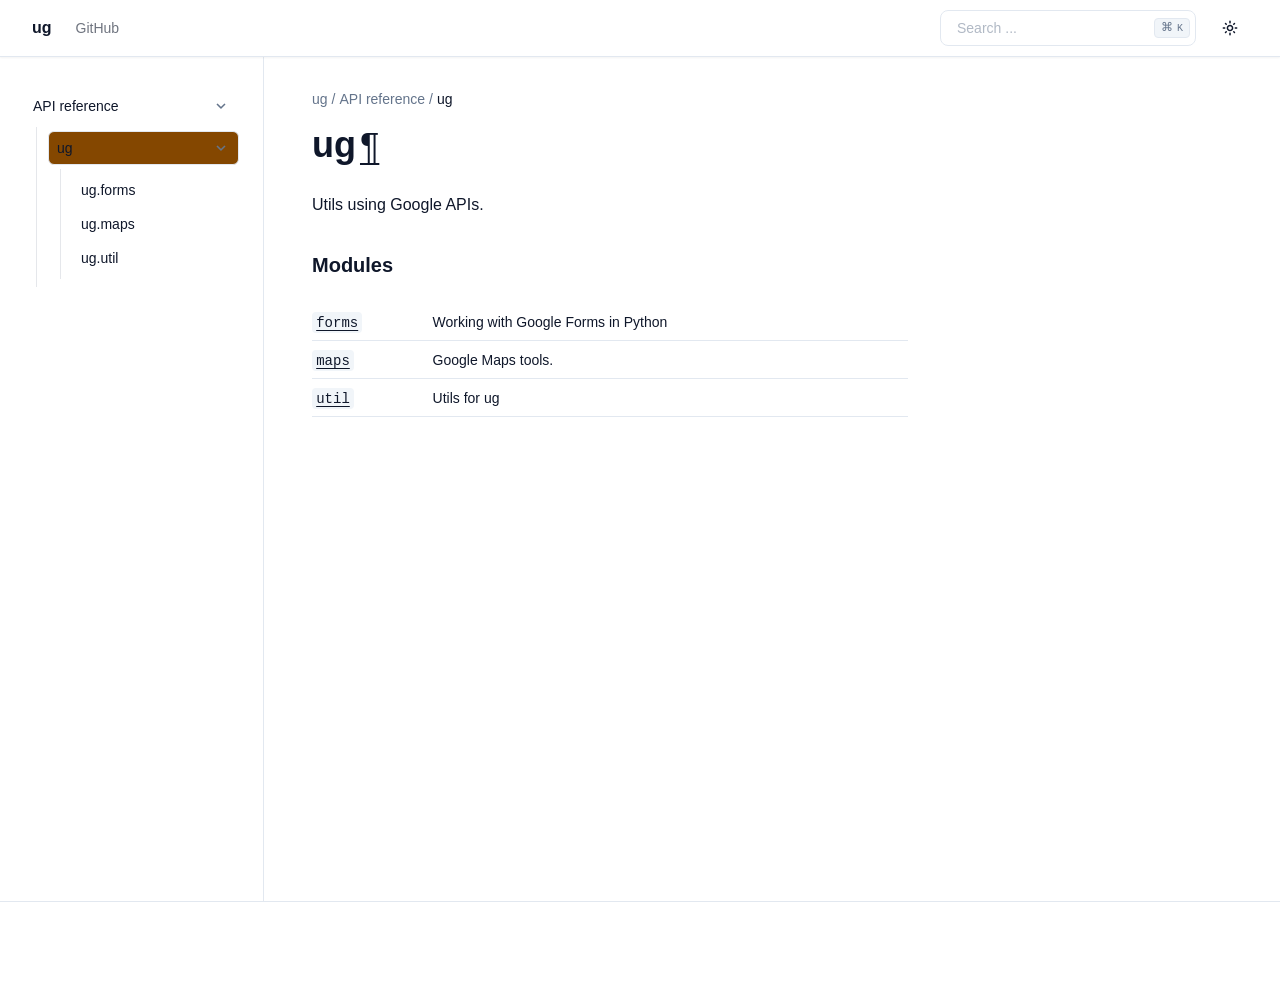
<file: _autosummary/ug.html>
<!DOCTYPE html>

<html :class="{ 'dark' : darkMode === true }" data-content_root="../" lang="en" x-data="{ darkMode: $persist(window.matchMedia('(prefers-color-scheme: dark)').matches), activeSection: ''}">
<head>
<script>
    (function () {
      // Set initial color scheme
      if ((localStorage.getItem("_x_darkMode") === "true") || (window.matchMedia("(prefers-color-scheme: dark)").matches)) {
        document.documentElement.classList.add("dark");
      }

      // Watch for media preference changes
      window.matchMedia("(prefers-color-scheme: dark)").addEventListener("change", (event) => {
        localStorage.setItem("_x_darkMode", event.matches);
        document.documentElement.classList.toggle("dark", event.matches);
      });
    })();
  </script>
<meta content="width=device-width, initial-scale=1.0" name="viewport"/>
<meta charset="utf-8"/>
<meta content="#ffffff" media="(prefers-color-scheme: light)" name="theme-color"/>
<meta content="#030711" media="(prefers-color-scheme: dark)" name="theme-color"/>
<meta content="width=device-width, initial-scale=1" name="viewport"/>
<link href="ug.html.md" rel="alternate" type="text/markdown"/>
<link href="../llms.txt" rel="describedby" type="text/markdown"/>
<link href="ug.html.md" rel="alternate" type="text/markdown"/>
<link href="llms.txt" rel="describedby"/>
<title>ug</title>
<meta content="ug" property="og:title"/>
<meta content="ug" name="twitter:title"/>
<link href="../_static/pygments.css?v=d75fae25" rel="stylesheet" type="text/css"/>
<link href="../_static/theme.css?v=009055c6" rel="stylesheet" type="text/css"/>
<link href="../_static/sphinx_autodoc_typehints.css?v=057ac668" rel="stylesheet" type="text/css"/>
<link href="../_static/copybutton.css?v=76b2166b" rel="stylesheet" type="text/css"/>
<link href="../_static/epythet.css?v=402f275b" rel="stylesheet" type="text/css"/>
<link href="../search.html" rel="search" title="Search"/>
<link href="../genindex.html" rel="index" title="Index"/>
<link href="ug.forms.html" rel="next" title="ug.forms"/>
<link href="../api.html" rel="prev" title="API reference"/>
</head>
<body :class="{ 'overflow-hidden': showSidebar }" class="min-h-screen font-sans antialiased bg-background text-foreground" x-data="{ showSidebar: false, showScrollTop: false }">
<div @click.self="showSidebar = false" class="fixed inset-0 z-50 overflow-hidden bg-background/80 backdrop-blur-sm md:hidden" x-cloak="" x-show="showSidebar"></div><div class="relative flex flex-col min-h-screen" id="page"><a class="absolute top-0 left-0 z-[100] block bg-background p-4 text-xl transition -translate-x-full opacity-0 focus:translate-x-0 focus:opacity-100" href="#content">
      Skip to content
    </a><header class="sticky top-0 z-40 w-full border-b shadow-xs border-border bg-background/90 backdrop-blur"><div class="container flex items-center h-14">
<div class="hidden mr-4 md:flex">
<a class="flex items-center mr-6" href="../index.html"><span class="hidden font-bold sm:inline-block text-clip whitespace-nowrap">ug</span>
</a><nav class="flex items-center gap-6 text-sm font-medium">
<a class="transition-colors hover:text-foreground/80 text-foreground/60" href="https://github.com/thorwhalen/ug" rel="noopener nofollow">GitHub</a>
</nav></div><button @click="showSidebar = true" class="inline-flex items-center justify-center h-10 px-0 py-2 mr-2 text-base font-medium transition-colors rounded-md hover:text-accent-foreground hover:bg-transparent md:hidden" type="button">
<svg aria-hidden="true" fill="currentColor" height="24" viewbox="0 96 960 960" width="24" xmlns="http://www.w3.org/2000/svg">
<path d="M152.587 825.087q-19.152 0-32.326-13.174t-13.174-32.326q0-19.152 13.174-32.326t32.326-13.174h440q19.152 0 32.326 13.174t13.174 32.326q0 19.152-13.174 32.326t-32.326 13.174h-440Zm0-203.587q-19.152 0-32.326-13.174T107.087 576q0-19.152 13.174-32.326t32.326-13.174h320q19.152 0 32.326 13.174T518.087 576q0 19.152-13.174 32.326T472.587 621.5h-320Zm0-203.587q-19.152 0-32.326-13.174t-13.174-32.326q0-19.152 13.174-32.326t32.326-13.174h440q19.152 0 32.326 13.174t13.174 32.326q0 19.152-13.174 32.326t-32.326 13.174h-440ZM708.913 576l112.174 112.174q12.674 12.674 12.674 31.826t-12.674 31.826Q808.413 764.5 789.261 764.5t-31.826-12.674l-144-144Q600 594.391 600 576t13.435-31.826l144-144q12.674-12.674 31.826-12.674t31.826 12.674q12.674 12.674 12.674 31.826t-12.674 31.826L708.913 576Z"></path>
</svg>
<span class="sr-only">Toggle navigation menu</span>
</button>
<div class="flex items-center justify-between flex-1 gap-2 sm:gap-4 md:justify-end">
<div class="flex-1 w-full md:w-auto md:flex-none"><form @keydown.k.window.meta="$refs.search.focus()" action="../search.html" class="relative flex items-center group" id="searchbox" method="get">
<input aria-label="Search the docs" class="inline-flex items-center font-medium transition-colors bg-transparent focus-visible:outline-none focus-visible:ring-2 focus-visible:ring-ring focus-visible:ring-offset-2 ring-offset-background border border-input hover:bg-accent focus:bg-accent hover:text-accent-foreground focus:text-accent-foreground hover:placeholder-accent-foreground py-2 px-4 relative h-9 w-full justify-start rounded-[0.5rem] text-sm text-muted-foreground sm:pr-12 md:w-40 lg:w-64" id="search-input" name="q" placeholder="Search ..." type="search" x-ref="search"/>
<kbd class="pointer-events-none absolute right-1.5 top-2 hidden h-5 select-none text-muted-foreground items-center gap-1 rounded border border-border bg-muted px-1.5 font-mono text-[10px] font-medium opacity-100 sm:flex group-hover:bg-accent group-hover:text-accent-foreground">
<span class="text-xs">⌘</span>
    K
  </kbd>
</form>
</div>
<nav class="flex items-center gap-1">
<button @click="darkMode = !darkMode" class="relative inline-flex items-center justify-center px-0 text-sm font-medium transition-colors rounded-md hover:bg-accent hover:text-accent-foreground h-9 w-9" title="Toggle color scheme" type="button">
<svg class="absolute transition-all scale-100 rotate-0 dark:-rotate-90 dark:scale-0" fill="currentColor" height="16" viewbox="0 96 960 960" width="16" xmlns="http://www.w3.org/2000/svg">
<path d="M480 685q45.456 0 77.228-31.772Q589 621.456 589 576q0-45.456-31.772-77.228Q525.456 467 480 467q-45.456 0-77.228 31.772Q371 530.544 371 576q0 45.456 31.772 77.228Q434.544 685 480 685Zm0 91q-83 0-141.5-58.5T280 576q0-83 58.5-141.5T480 376q83 0 141.5 58.5T680 576q0 83-58.5 141.5T480 776ZM80 621.5q-19.152 0-32.326-13.174T34.5 576q0-19.152 13.174-32.326T80 530.5h80q19.152 0 32.326 13.174T205.5 576q0 19.152-13.174 32.326T160 621.5H80Zm720 0q-19.152 0-32.326-13.174T754.5 576q0-19.152 13.174-32.326T800 530.5h80q19.152 0 32.326 13.174T925.5 576q0 19.152-13.174 32.326T880 621.5h-80Zm-320-320q-19.152 0-32.326-13.174T434.5 256v-80q0-19.152 13.174-32.326T480 130.5q19.152 0 32.326 13.174T525.5 176v80q0 19.152-13.174 32.326T480 301.5Zm0 720q-19.152 0-32.326-13.17Q434.5 995.152 434.5 976v-80q0-19.152 13.174-32.326T480 850.5q19.152 0 32.326 13.174T525.5 896v80q0 19.152-13.174 32.33-13.174 13.17-32.326 13.17ZM222.174 382.065l-43-42Q165.5 327.391 166 308.239t13.174-33.065q13.435-13.674 32.587-13.674t32.065 13.674l42.239 43q12.674 13.435 12.555 31.706-.12 18.272-12.555 31.946-12.674 13.674-31.445 13.413-18.772-.261-32.446-13.174Zm494 494.761-42.239-43q-12.674-13.435-12.674-32.087t12.674-31.565Q686.609 756.5 705.38 757q18.772.5 32.446 13.174l43 41.761Q794.5 824.609 794 843.761t-13.174 33.065Q767.391 890.5 748.239 890.5t-32.065-13.674Zm-42-494.761Q660.5 369.391 661 350.62q.5-18.772 13.174-32.446l41.761-43Q728.609 261.5 747.761 262t33.065 13.174q13.674 13.435 13.674 32.587t-13.674 32.065l-43 42.239q-13.435 12.674-31.706 12.555-18.272-.12-31.946-12.555Zm-495 494.761Q165.5 863.391 165.5 844.239t13.674-32.065l43-42.239q13.435-12.674 32.087-12.674t31.565 12.674Q299.5 782.609 299 801.38q-.5 18.772-13.174 32.446l-41.761 43Q231.391 890.5 212.239 890t-33.065-13.174ZM480 576Z"></path>
</svg>
<svg class="absolute transition-all scale-0 rotate-90 dark:rotate-0 dark:scale-100" fill="currentColor" height="16" viewbox="0 96 960 960" width="16" xmlns="http://www.w3.org/2000/svg">
<path d="M480 936q-151 0-255.5-104.5T120 576q0-138 90-239.5T440 218q25-3 39 18t-1 44q-17 26-25.5 55t-8.5 61q0 90 63 153t153 63q31 0 61.5-9t54.5-25q21-14 43-1.5t19 39.5q-14 138-117.5 229T480 936Zm0-80q88 0 158-48.5T740 681q-20 5-40 8t-40 3q-123 0-209.5-86.5T364 396q0-20 3-40t8-40q-78 32-126.5 102T200 576q0 116 82 198t198 82Zm-10-270Z"></path>
</svg>
</button>
</nav>
</div>
</div>
</header>
<div class="flex-1"><div class="container md:grid md:grid-cols-[220px_minmax(0,1fr)] md:gap-6 lg:grid-cols-[240px_minmax(0,1fr)] lg:gap-10"><aside :aria-hidden="!showSidebar" :class="{ 'translate-x-0': showSidebar }" class="fixed inset-y-0 left-0 md:top-14 z-50 md:z-30 bg-background md:bg-transparent transition-all duration-100 -translate-x-full md:translate-x-0 ml-0 p-6 md:p-0 md:-ml-2 md:h-[calc(100vh-3.5rem)] w-5/6 md:w-full overflow-y-auto border-r border-border md:sticky" id="left-sidebar">
<a class="justify-start text-sm md:!hidden bg-background" href="../index.html"><span class="font-bold text-clip whitespace-nowrap">ug</span>
</a>
<div class="relative overflow-hidden md:overflow-auto my-4 md:my-0">
<div class="overflow-y-auto h-full w-full relative pr-6"><nav class="flex md:hidden flex-col font-medium mt-4">
<a href="https://github.com/thorwhalen/ug" rel="nofollow noopener">GitHub</a>
</nav><nav class="table w-full min-w-full my-6 lg:my-8">
<ul class="current">
<li class="toctree-l1 current" x-data="{ expanded: $el.classList.contains('current') ? true : false }"><a :class="{ 'expanded' : expanded }" @click="expanded = !expanded" class="reference internal expandable" href="../api.html">API reference<button @click.prevent.stop="expanded = !expanded" type="button" x-cloak=""><span class="sr-only"></span><svg fill="currentColor" height="18px" stroke="none" viewbox="0 0 24 24" width="18px" xmlns="http://www.w3.org/2000/svg"><path d="M10 6L8.59 7.41 13.17 12l-4.58 4.59L10 18l6-6z"></path></svg></button></a><ul class="current" x-show="expanded">
<li class="toctree-l2 current" x-data="{ expanded: $el.classList.contains('current') ? true : false }"><a :class="{ 'expanded' : expanded }" @click="expanded = !expanded" class="current reference internal expandable" href="#">ug<button @click.prevent.stop="expanded = !expanded" type="button" x-cloak=""><span class="sr-only"></span><svg fill="currentColor" height="18px" stroke="none" viewbox="0 0 24 24" width="18px" xmlns="http://www.w3.org/2000/svg"><path d="M10 6L8.59 7.41 13.17 12l-4.58 4.59L10 18l6-6z"></path></svg></button></a><ul x-cloak="" x-show="expanded">
<li class="toctree-l3"><a class="reference internal" href="ug.forms.html">ug.forms</a></li>
<li class="toctree-l3"><a class="reference internal" href="ug.maps.html">ug.maps</a></li>
<li class="toctree-l3"><a class="reference internal" href="ug.util.html">ug.util</a></li>
</ul>
</li>
</ul>
</li>
</ul>
</nav>
</div>
</div>
<button @click="showSidebar = false" class="absolute md:hidden right-4 top-4 rounded-sm opacity-70 transition-opacity hover:opacity-100" type="button">
<svg class="h-4 w-4" fill="currentColor" height="24" stroke="none" viewbox="0 96 960 960" width="24" xmlns="http://www.w3.org/2000/svg">
<path d="M480 632 284 828q-11 11-28 11t-28-11q-11-11-11-28t11-28l196-196-196-196q-11-11-11-28t11-28q11-11 28-11t28 11l196 196 196-196q11-11 28-11t28 11q11 11 11 28t-11 28L536 576l196 196q11 11 11 28t-11 28q-11 11-28 11t-28-11L480 632Z"></path>
</svg>
</button>
</aside>
<main class="relative py-6 lg:gap-10 lg:py-8 xl:grid xl:grid-cols-[1fr_300px]">
<div class="w-full min-w-0 mx-auto">
<nav aria-label="breadcrumbs" class="flex items-center mb-4 space-x-1 text-sm text-muted-foreground">
<a class="overflow-hidden text-ellipsis whitespace-nowrap hover:text-foreground" href="../index.html">
<span class="hidden md:inline">ug</span>
<svg aria-label="Home" class="md:hidden" fill="currentColor" height="18" stroke="none" viewbox="0 96 960 960" width="18" xmlns="http://www.w3.org/2000/svg">
<path d="M240 856h120V616h240v240h120V496L480 316 240 496v360Zm-80 80V456l320-240 320 240v480H520V696h-80v240H160Zm320-350Z"></path>
</svg>
</a>
<div class="mr-1">/</div><a class="hover:text-foreground overflow-hidden text-ellipsis whitespace-nowrap" href="../api.html">API reference</a>
<div class="mr-1">/</div><span aria-current="page" class="font-medium text-foreground overflow-hidden text-ellipsis whitespace-nowrap">ug</span>
</nav>
<div id="content" role="main">
<section id="module-ug">
<span id="ug"></span><h1>ug<a @click.prevent="window.navigator.clipboard.writeText($el.href); $el.setAttribute('data-tooltip', 'Copied!'); setTimeout(() =&gt; $el.setAttribute('data-tooltip', 'Copy link to this element'), 2000)" aria-label="Copy link to this element" class="headerlink" data-tooltip="Copy link to this element" href="#module-ug">¶</a></h1>
<p>Utils using Google APIs.</p>
<p class="rubric">Modules</p>
<table class="autosummary longtable docutils align-default">
<tbody>
<tr class="row-odd"><td><p><a class="reference internal" href="ug.forms.html#module-ug.forms" title="ug.forms"><code class="xref py py-obj docutils literal notranslate"><span class="pre">forms</span></code></a></p></td>
<td><p>Working with Google Forms in Python</p></td>
</tr>
<tr class="row-even"><td><p><a class="reference internal" href="ug.maps.html#module-ug.maps" title="ug.maps"><code class="xref py py-obj docutils literal notranslate"><span class="pre">maps</span></code></a></p></td>
<td><p>Google Maps tools.</p></td>
</tr>
<tr class="row-odd"><td><p><a class="reference internal" href="ug.util.html#module-ug.util" title="ug.util"><code class="xref py py-obj docutils literal notranslate"><span class="pre">util</span></code></a></p></td>
<td><p>Utils for ug</p></td>
</tr>
</tbody>
</table>
</section>
</div></div>
</main>
</div>
</div><footer class="py-6 border-t border-border md:py-0">
<div class="container flex flex-col items-center justify-between gap-4 md:h-24 md:flex-row">
<div class="flex flex-col items-center gap-4 px-8 md:flex-row md:gap-2 md:px-0">
<p class="text-sm leading-loose text-center text-muted-foreground md:text-left"></p>
</div>
</div>
</footer>
</div>
<script src="../_static/documentation_options.js?v=1fd71caa"></script>
<script src="../_static/doctools.js?v=fd6eb6e6"></script>
<script src="../_static/sphinx_highlight.js?v=6ffebe34"></script>
<script src="../_static/clipboard.min.js?v=a7894cd8"></script>
<script src="../_static/copybutton.js?v=fd10adb8"></script>
<script defer="defer" src="../_static/theme.js?v=49cc6205"></script>
</body>
</html>
</file>
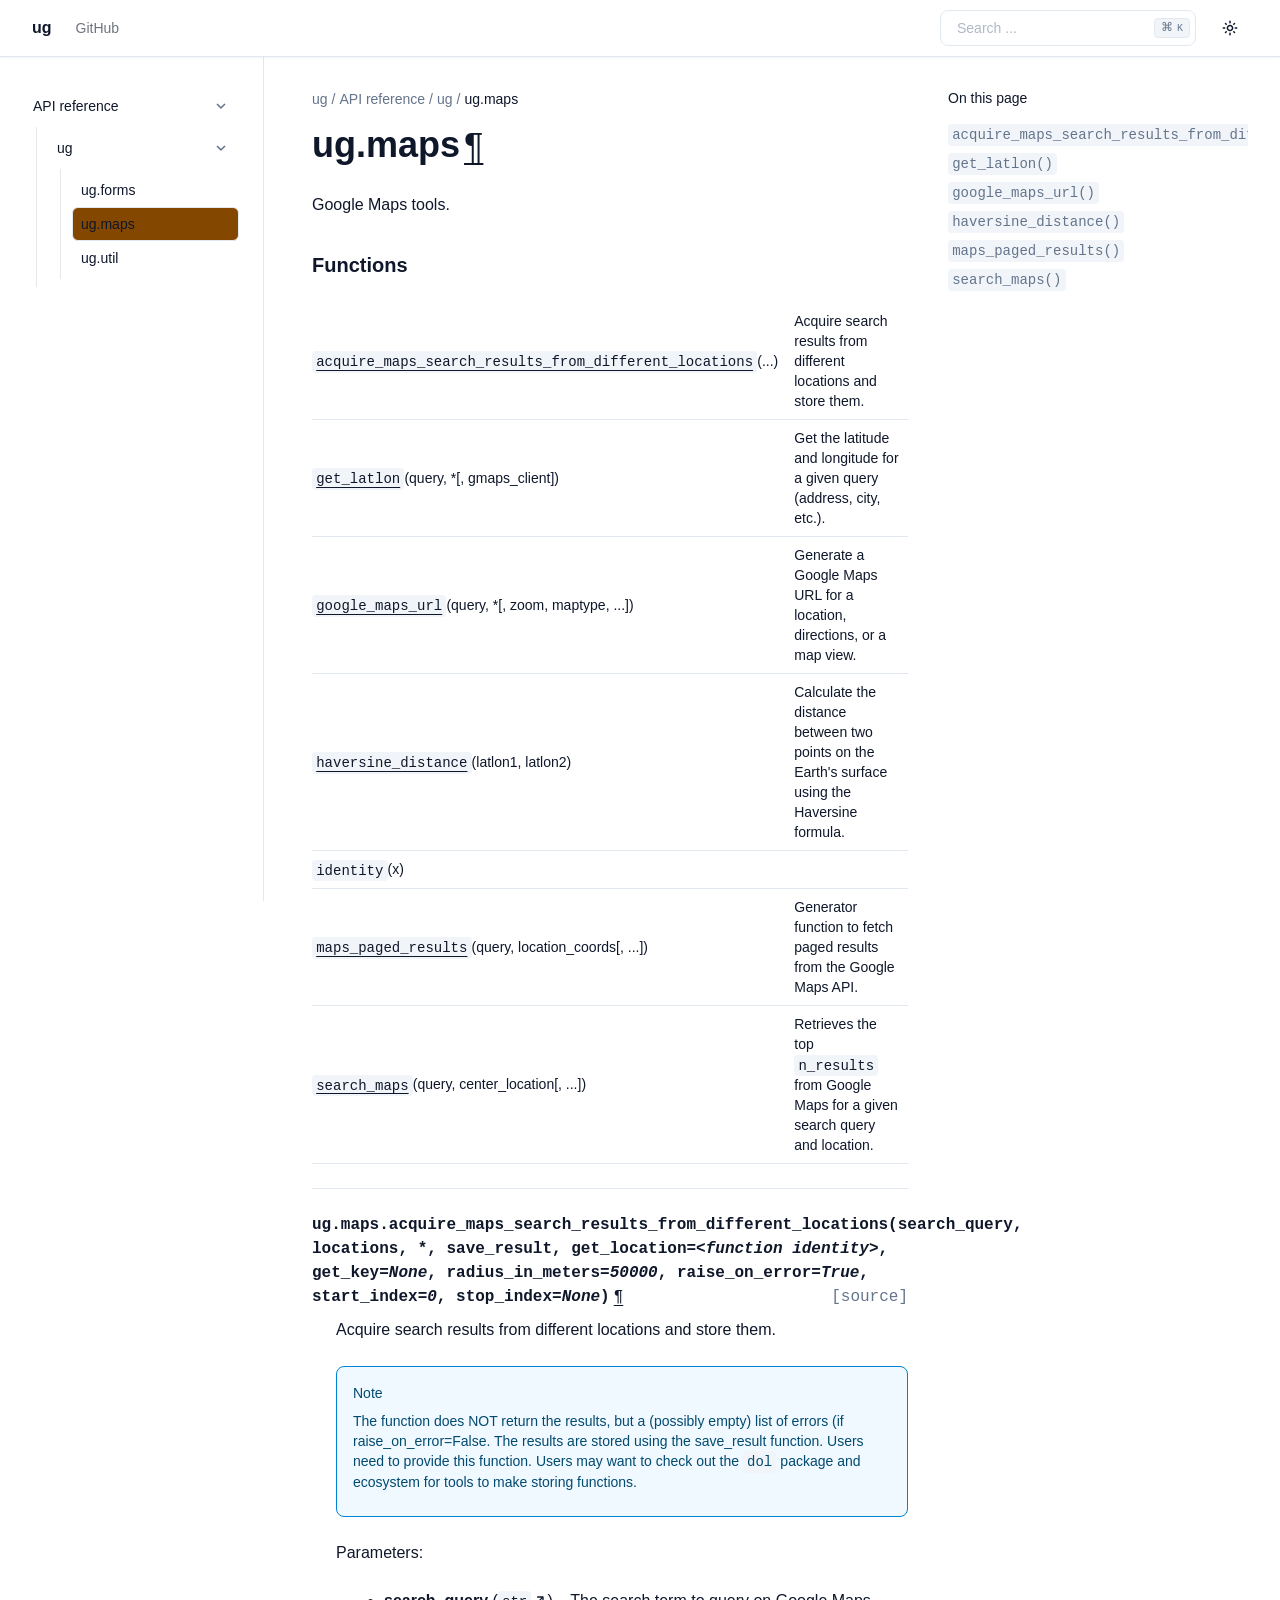
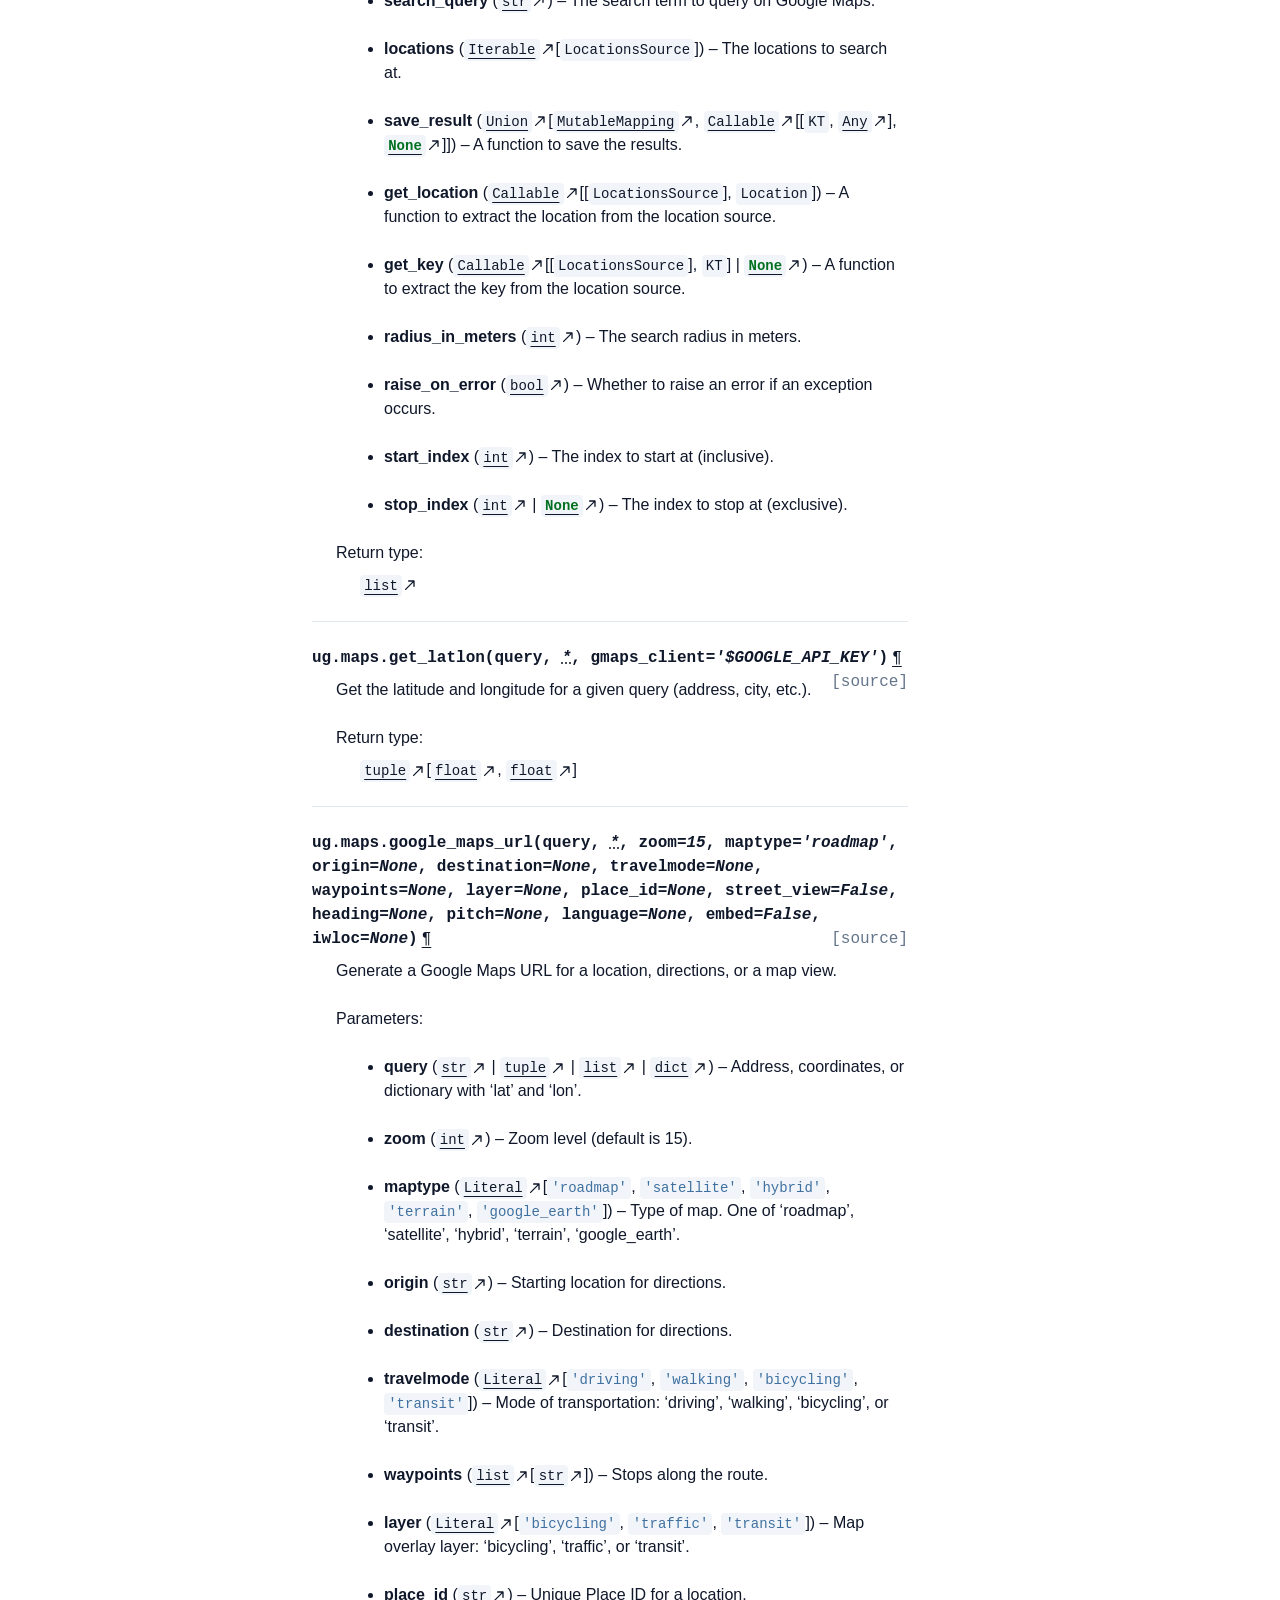
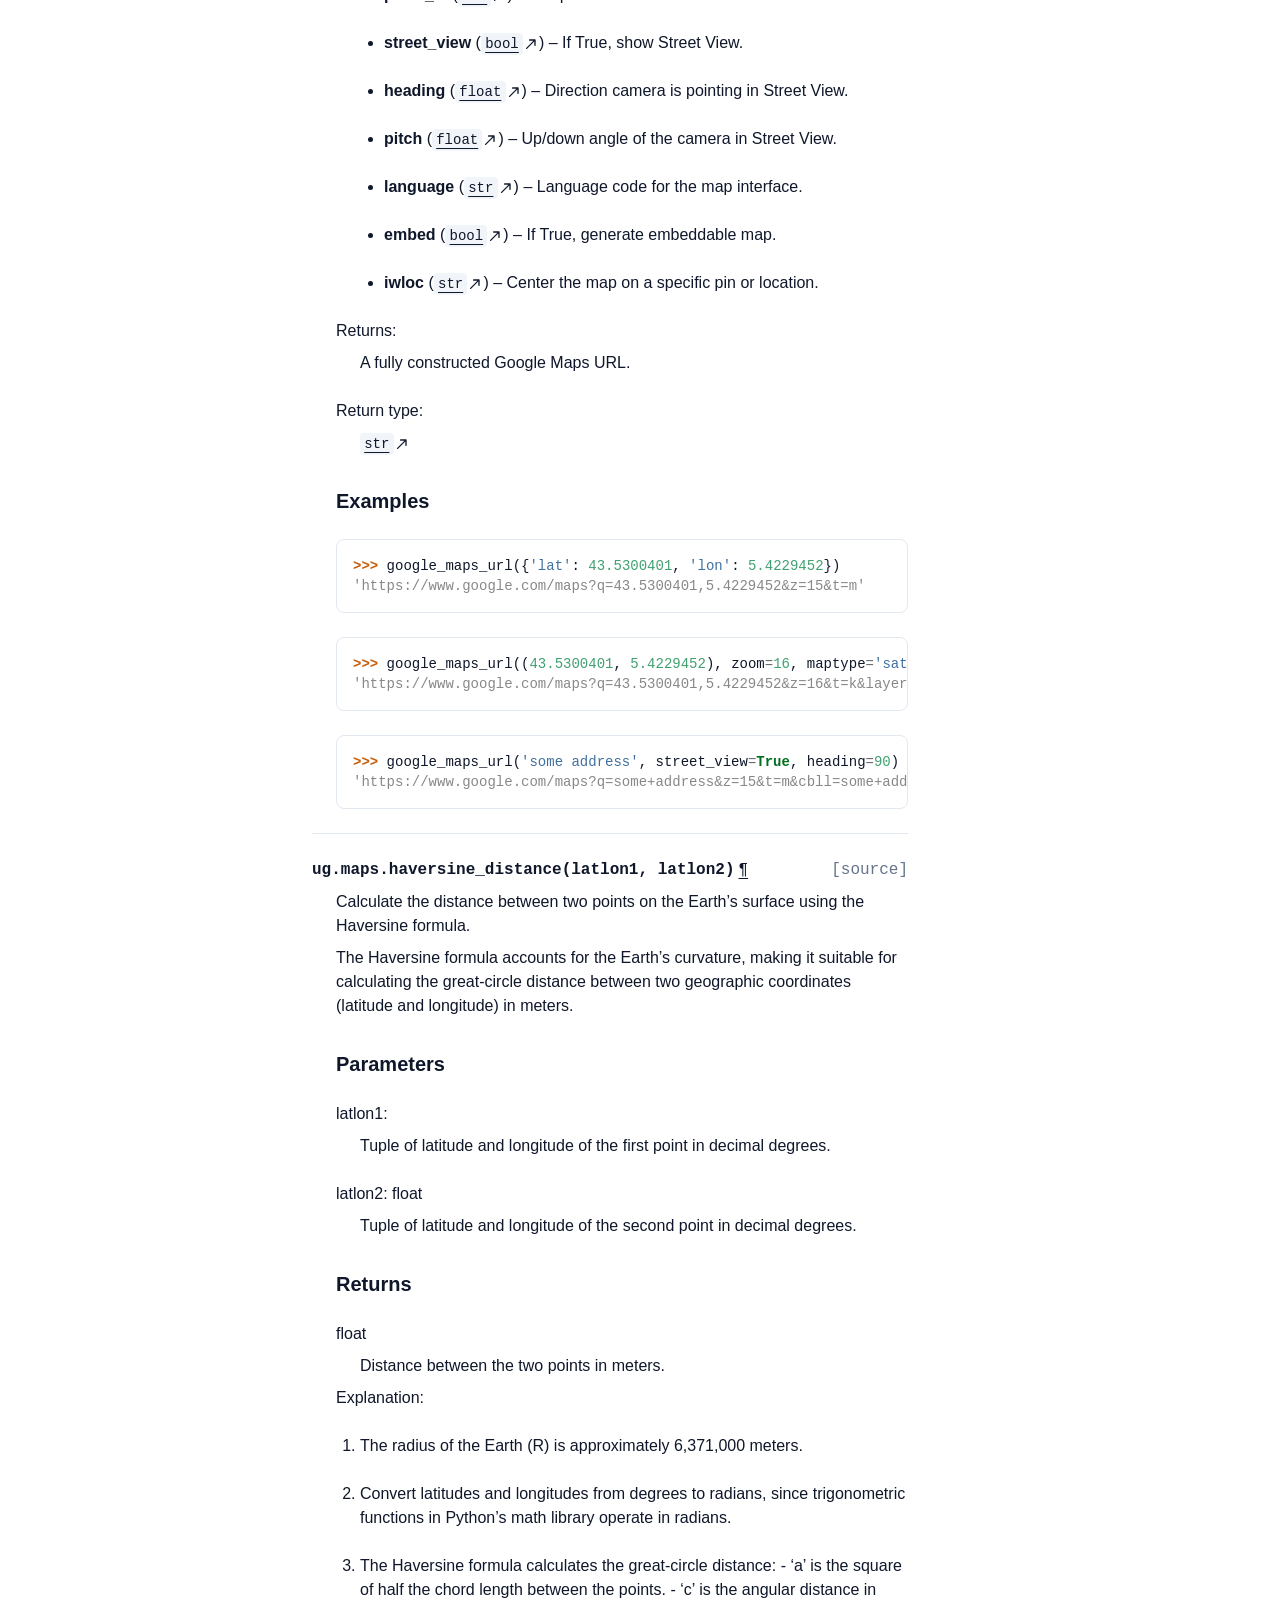
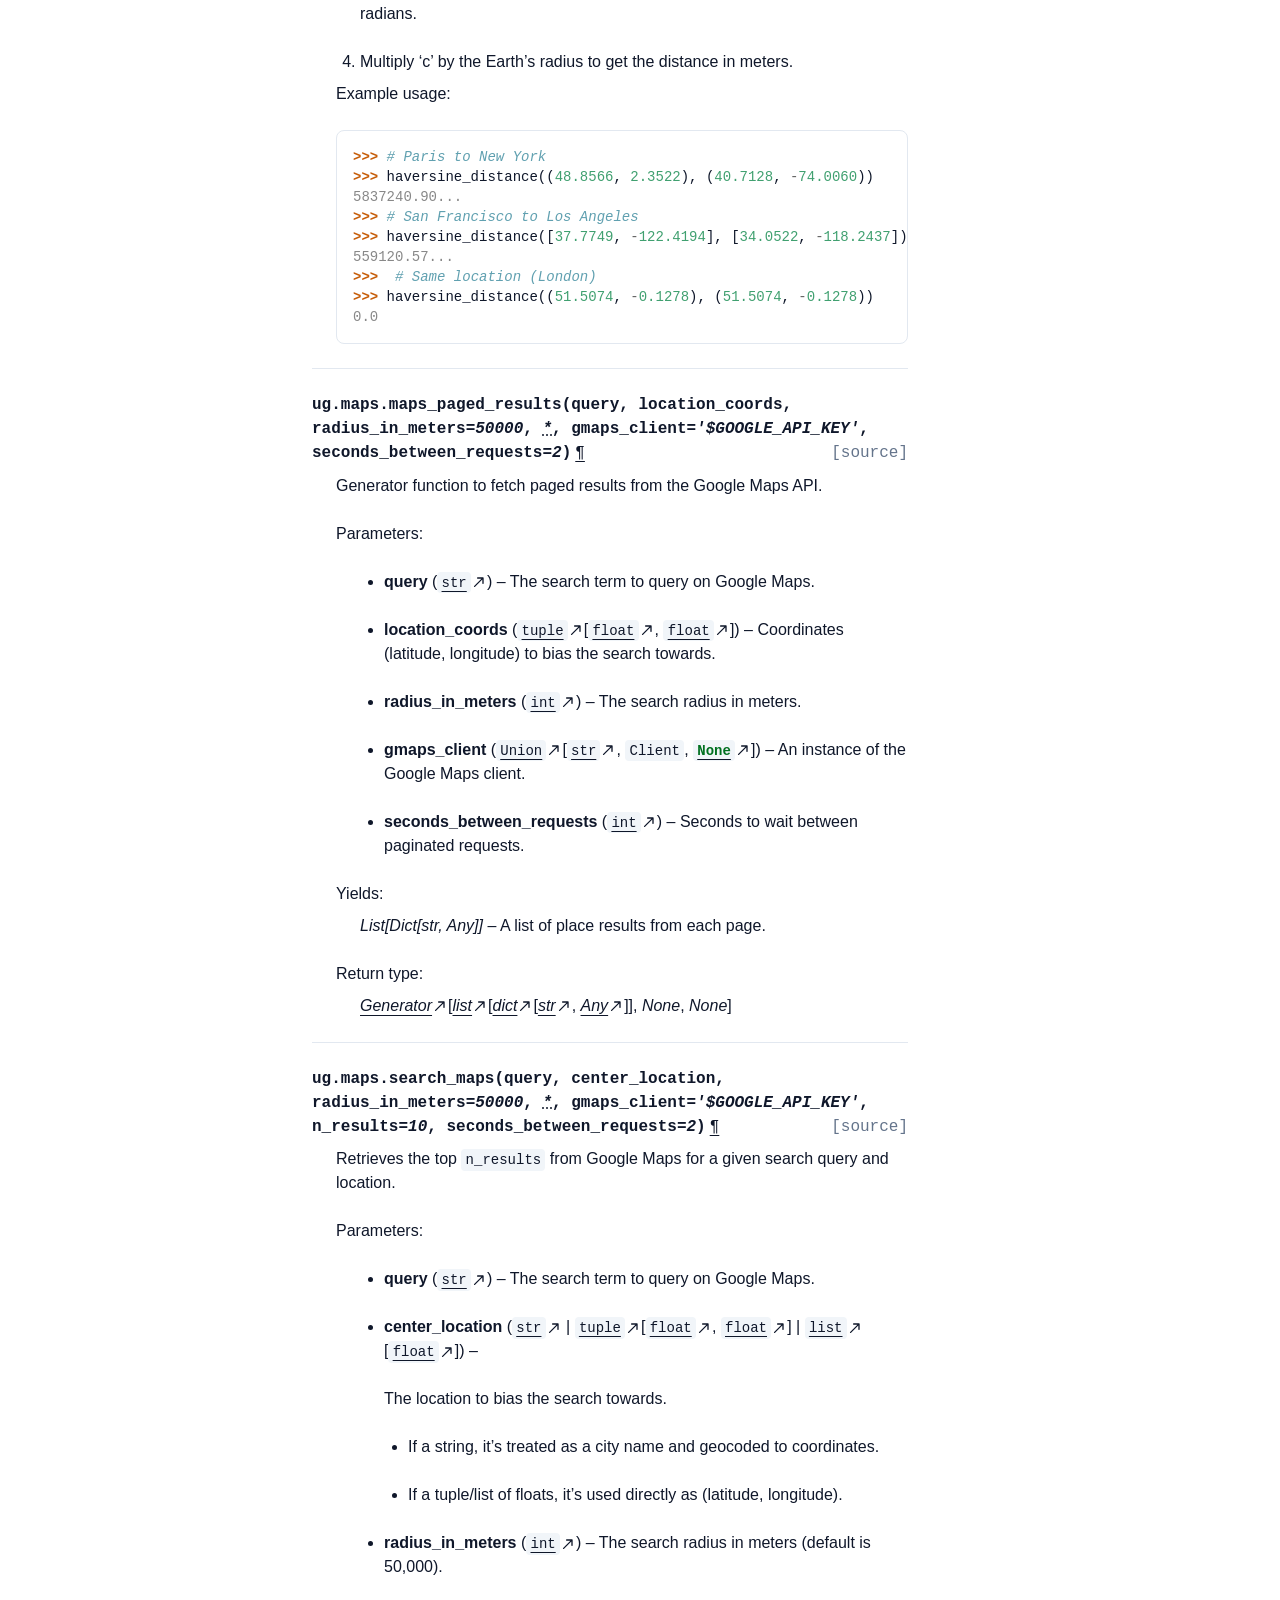
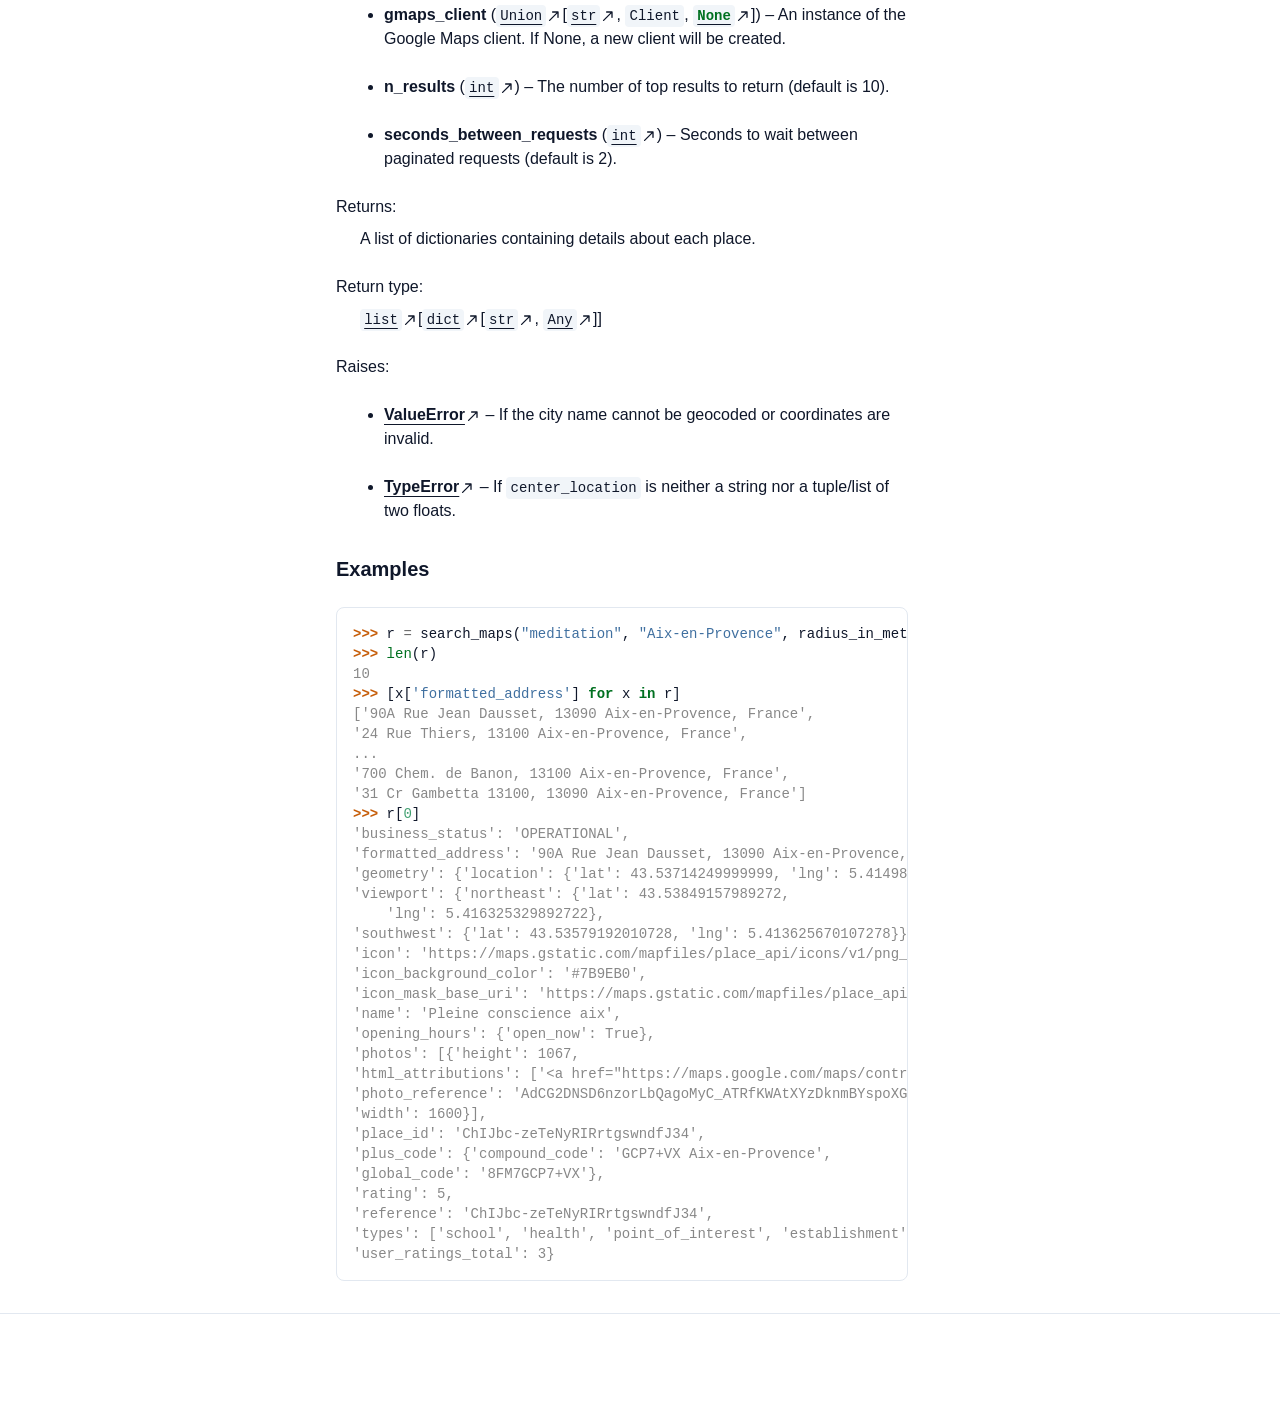
<file: _autosummary/ug.maps.html>
<!DOCTYPE html>

<html :class="{ 'dark' : darkMode === true }" data-content_root="../" lang="en" x-data="{ darkMode: $persist(window.matchMedia('(prefers-color-scheme: dark)').matches), activeSection: ''}">
<head>
<script>
    (function () {
      // Set initial color scheme
      if ((localStorage.getItem("_x_darkMode") === "true") || (window.matchMedia("(prefers-color-scheme: dark)").matches)) {
        document.documentElement.classList.add("dark");
      }

      // Watch for media preference changes
      window.matchMedia("(prefers-color-scheme: dark)").addEventListener("change", (event) => {
        localStorage.setItem("_x_darkMode", event.matches);
        document.documentElement.classList.toggle("dark", event.matches);
      });
    })();
  </script>
<meta content="width=device-width, initial-scale=1.0" name="viewport"/>
<meta charset="utf-8"/>
<meta content="#ffffff" media="(prefers-color-scheme: light)" name="theme-color"/>
<meta content="#030711" media="(prefers-color-scheme: dark)" name="theme-color"/>
<meta content="width=device-width, initial-scale=1" name="viewport"/>
<link href="ug.maps.html.md" rel="alternate" type="text/markdown"/>
<link href="../llms.txt" rel="describedby" type="text/markdown"/>
<link href="ug.maps.html.md" rel="alternate" type="text/markdown"/>
<link href="llms.txt" rel="describedby"/>
<title>ug.maps | ug</title>
<meta content="ug.maps | ug" property="og:title"/>
<meta content="ug.maps | ug" name="twitter:title"/>
<link href="../_static/pygments.css?v=d75fae25" rel="stylesheet" type="text/css"/>
<link href="../_static/theme.css?v=009055c6" rel="stylesheet" type="text/css"/>
<link href="../_static/sphinx_autodoc_typehints.css?v=057ac668" rel="stylesheet" type="text/css"/>
<link href="../_static/copybutton.css?v=76b2166b" rel="stylesheet" type="text/css"/>
<link href="../_static/epythet.css?v=402f275b" rel="stylesheet" type="text/css"/>
<link href="../search.html" rel="search" title="Search"/>
<link href="../genindex.html" rel="index" title="Index"/>
<link href="ug.util.html" rel="next" title="ug.util"/>
<link href="ug.forms.html" rel="prev" title="ug.forms"/>
</head>
<body :class="{ 'overflow-hidden': showSidebar }" class="min-h-screen font-sans antialiased bg-background text-foreground" x-data="{ showSidebar: false, showScrollTop: false }">
<div @click.self="showSidebar = false" class="fixed inset-0 z-50 overflow-hidden bg-background/80 backdrop-blur-sm md:hidden" x-cloak="" x-show="showSidebar"></div><div class="relative flex flex-col min-h-screen" id="page"><a class="absolute top-0 left-0 z-[100] block bg-background p-4 text-xl transition -translate-x-full opacity-0 focus:translate-x-0 focus:opacity-100" href="#content">
      Skip to content
    </a><header class="sticky top-0 z-40 w-full border-b shadow-xs border-border bg-background/90 backdrop-blur"><div class="container flex items-center h-14">
<div class="hidden mr-4 md:flex">
<a class="flex items-center mr-6" href="../index.html"><span class="hidden font-bold sm:inline-block text-clip whitespace-nowrap">ug</span>
</a><nav class="flex items-center gap-6 text-sm font-medium">
<a class="transition-colors hover:text-foreground/80 text-foreground/60" href="https://github.com/thorwhalen/ug" rel="noopener nofollow">GitHub</a>
</nav></div><button @click="showSidebar = true" class="inline-flex items-center justify-center h-10 px-0 py-2 mr-2 text-base font-medium transition-colors rounded-md hover:text-accent-foreground hover:bg-transparent md:hidden" type="button">
<svg aria-hidden="true" fill="currentColor" height="24" viewbox="0 96 960 960" width="24" xmlns="http://www.w3.org/2000/svg">
<path d="M152.587 825.087q-19.152 0-32.326-13.174t-13.174-32.326q0-19.152 13.174-32.326t32.326-13.174h440q19.152 0 32.326 13.174t13.174 32.326q0 19.152-13.174 32.326t-32.326 13.174h-440Zm0-203.587q-19.152 0-32.326-13.174T107.087 576q0-19.152 13.174-32.326t32.326-13.174h320q19.152 0 32.326 13.174T518.087 576q0 19.152-13.174 32.326T472.587 621.5h-320Zm0-203.587q-19.152 0-32.326-13.174t-13.174-32.326q0-19.152 13.174-32.326t32.326-13.174h440q19.152 0 32.326 13.174t13.174 32.326q0 19.152-13.174 32.326t-32.326 13.174h-440ZM708.913 576l112.174 112.174q12.674 12.674 12.674 31.826t-12.674 31.826Q808.413 764.5 789.261 764.5t-31.826-12.674l-144-144Q600 594.391 600 576t13.435-31.826l144-144q12.674-12.674 31.826-12.674t31.826 12.674q12.674 12.674 12.674 31.826t-12.674 31.826L708.913 576Z"></path>
</svg>
<span class="sr-only">Toggle navigation menu</span>
</button>
<div class="flex items-center justify-between flex-1 gap-2 sm:gap-4 md:justify-end">
<div class="flex-1 w-full md:w-auto md:flex-none"><form @keydown.k.window.meta="$refs.search.focus()" action="../search.html" class="relative flex items-center group" id="searchbox" method="get">
<input aria-label="Search the docs" class="inline-flex items-center font-medium transition-colors bg-transparent focus-visible:outline-none focus-visible:ring-2 focus-visible:ring-ring focus-visible:ring-offset-2 ring-offset-background border border-input hover:bg-accent focus:bg-accent hover:text-accent-foreground focus:text-accent-foreground hover:placeholder-accent-foreground py-2 px-4 relative h-9 w-full justify-start rounded-[0.5rem] text-sm text-muted-foreground sm:pr-12 md:w-40 lg:w-64" id="search-input" name="q" placeholder="Search ..." type="search" x-ref="search"/>
<kbd class="pointer-events-none absolute right-1.5 top-2 hidden h-5 select-none text-muted-foreground items-center gap-1 rounded border border-border bg-muted px-1.5 font-mono text-[10px] font-medium opacity-100 sm:flex group-hover:bg-accent group-hover:text-accent-foreground">
<span class="text-xs">⌘</span>
    K
  </kbd>
</form>
</div>
<nav class="flex items-center gap-1">
<button @click="darkMode = !darkMode" class="relative inline-flex items-center justify-center px-0 text-sm font-medium transition-colors rounded-md hover:bg-accent hover:text-accent-foreground h-9 w-9" title="Toggle color scheme" type="button">
<svg class="absolute transition-all scale-100 rotate-0 dark:-rotate-90 dark:scale-0" fill="currentColor" height="16" viewbox="0 96 960 960" width="16" xmlns="http://www.w3.org/2000/svg">
<path d="M480 685q45.456 0 77.228-31.772Q589 621.456 589 576q0-45.456-31.772-77.228Q525.456 467 480 467q-45.456 0-77.228 31.772Q371 530.544 371 576q0 45.456 31.772 77.228Q434.544 685 480 685Zm0 91q-83 0-141.5-58.5T280 576q0-83 58.5-141.5T480 376q83 0 141.5 58.5T680 576q0 83-58.5 141.5T480 776ZM80 621.5q-19.152 0-32.326-13.174T34.5 576q0-19.152 13.174-32.326T80 530.5h80q19.152 0 32.326 13.174T205.5 576q0 19.152-13.174 32.326T160 621.5H80Zm720 0q-19.152 0-32.326-13.174T754.5 576q0-19.152 13.174-32.326T800 530.5h80q19.152 0 32.326 13.174T925.5 576q0 19.152-13.174 32.326T880 621.5h-80Zm-320-320q-19.152 0-32.326-13.174T434.5 256v-80q0-19.152 13.174-32.326T480 130.5q19.152 0 32.326 13.174T525.5 176v80q0 19.152-13.174 32.326T480 301.5Zm0 720q-19.152 0-32.326-13.17Q434.5 995.152 434.5 976v-80q0-19.152 13.174-32.326T480 850.5q19.152 0 32.326 13.174T525.5 896v80q0 19.152-13.174 32.33-13.174 13.17-32.326 13.17ZM222.174 382.065l-43-42Q165.5 327.391 166 308.239t13.174-33.065q13.435-13.674 32.587-13.674t32.065 13.674l42.239 43q12.674 13.435 12.555 31.706-.12 18.272-12.555 31.946-12.674 13.674-31.445 13.413-18.772-.261-32.446-13.174Zm494 494.761-42.239-43q-12.674-13.435-12.674-32.087t12.674-31.565Q686.609 756.5 705.38 757q18.772.5 32.446 13.174l43 41.761Q794.5 824.609 794 843.761t-13.174 33.065Q767.391 890.5 748.239 890.5t-32.065-13.674Zm-42-494.761Q660.5 369.391 661 350.62q.5-18.772 13.174-32.446l41.761-43Q728.609 261.5 747.761 262t33.065 13.174q13.674 13.435 13.674 32.587t-13.674 32.065l-43 42.239q-13.435 12.674-31.706 12.555-18.272-.12-31.946-12.555Zm-495 494.761Q165.5 863.391 165.5 844.239t13.674-32.065l43-42.239q13.435-12.674 32.087-12.674t31.565 12.674Q299.5 782.609 299 801.38q-.5 18.772-13.174 32.446l-41.761 43Q231.391 890.5 212.239 890t-33.065-13.174ZM480 576Z"></path>
</svg>
<svg class="absolute transition-all scale-0 rotate-90 dark:rotate-0 dark:scale-100" fill="currentColor" height="16" viewbox="0 96 960 960" width="16" xmlns="http://www.w3.org/2000/svg">
<path d="M480 936q-151 0-255.5-104.5T120 576q0-138 90-239.5T440 218q25-3 39 18t-1 44q-17 26-25.5 55t-8.5 61q0 90 63 153t153 63q31 0 61.5-9t54.5-25q21-14 43-1.5t19 39.5q-14 138-117.5 229T480 936Zm0-80q88 0 158-48.5T740 681q-20 5-40 8t-40 3q-123 0-209.5-86.5T364 396q0-20 3-40t8-40q-78 32-126.5 102T200 576q0 116 82 198t198 82Zm-10-270Z"></path>
</svg>
</button>
</nav>
</div>
</div>
</header>
<div class="flex-1"><div class="container md:grid md:grid-cols-[220px_minmax(0,1fr)] md:gap-6 lg:grid-cols-[240px_minmax(0,1fr)] lg:gap-10"><aside :aria-hidden="!showSidebar" :class="{ 'translate-x-0': showSidebar }" class="fixed inset-y-0 left-0 md:top-14 z-50 md:z-30 bg-background md:bg-transparent transition-all duration-100 -translate-x-full md:translate-x-0 ml-0 p-6 md:p-0 md:-ml-2 md:h-[calc(100vh-3.5rem)] w-5/6 md:w-full overflow-y-auto border-r border-border md:sticky" id="left-sidebar">
<a class="justify-start text-sm md:!hidden bg-background" href="../index.html"><span class="font-bold text-clip whitespace-nowrap">ug</span>
</a>
<div class="relative overflow-hidden md:overflow-auto my-4 md:my-0">
<div class="overflow-y-auto h-full w-full relative pr-6"><nav class="flex md:hidden flex-col font-medium mt-4">
<a href="https://github.com/thorwhalen/ug" rel="nofollow noopener">GitHub</a>
</nav><nav class="table w-full min-w-full my-6 lg:my-8">
<ul class="current">
<li class="toctree-l1 current" x-data="{ expanded: $el.classList.contains('current') ? true : false }"><a :class="{ 'expanded' : expanded }" @click="expanded = !expanded" class="reference internal expandable" href="../api.html">API reference<button @click.prevent.stop="expanded = !expanded" type="button" x-cloak=""><span class="sr-only"></span><svg fill="currentColor" height="18px" stroke="none" viewbox="0 0 24 24" width="18px" xmlns="http://www.w3.org/2000/svg"><path d="M10 6L8.59 7.41 13.17 12l-4.58 4.59L10 18l6-6z"></path></svg></button></a><ul class="current" x-show="expanded">
<li class="toctree-l2 current" x-data="{ expanded: $el.classList.contains('current') ? true : false }"><a :class="{ 'expanded' : expanded }" @click="expanded = !expanded" class="reference internal expandable" href="ug.html">ug<button @click.prevent.stop="expanded = !expanded" type="button" x-cloak=""><span class="sr-only"></span><svg fill="currentColor" height="18px" stroke="none" viewbox="0 0 24 24" width="18px" xmlns="http://www.w3.org/2000/svg"><path d="M10 6L8.59 7.41 13.17 12l-4.58 4.59L10 18l6-6z"></path></svg></button></a><ul class="current" x-show="expanded">
<li class="toctree-l3"><a class="reference internal" href="ug.forms.html">ug.forms</a></li>
<li class="toctree-l3 current"><a class="current reference internal" href="#">ug.maps</a></li>
<li class="toctree-l3"><a class="reference internal" href="ug.util.html">ug.util</a></li>
</ul>
</li>
</ul>
</li>
</ul>
</nav>
</div>
</div>
<button @click="showSidebar = false" class="absolute md:hidden right-4 top-4 rounded-sm opacity-70 transition-opacity hover:opacity-100" type="button">
<svg class="h-4 w-4" fill="currentColor" height="24" stroke="none" viewbox="0 96 960 960" width="24" xmlns="http://www.w3.org/2000/svg">
<path d="M480 632 284 828q-11 11-28 11t-28-11q-11-11-11-28t11-28l196-196-196-196q-11-11-11-28t11-28q11-11 28-11t28 11l196 196 196-196q11-11 28-11t28 11q11 11 11 28t-11 28L536 576l196 196q11 11 11 28t-11 28q-11 11-28 11t-28-11L480 632Z"></path>
</svg>
</button>
</aside>
<main class="relative py-6 lg:gap-10 lg:py-8 xl:grid xl:grid-cols-[1fr_300px]">
<div class="w-full min-w-0 mx-auto">
<nav aria-label="breadcrumbs" class="flex items-center mb-4 space-x-1 text-sm text-muted-foreground">
<a class="overflow-hidden text-ellipsis whitespace-nowrap hover:text-foreground" href="../index.html">
<span class="hidden md:inline">ug</span>
<svg aria-label="Home" class="md:hidden" fill="currentColor" height="18" stroke="none" viewbox="0 96 960 960" width="18" xmlns="http://www.w3.org/2000/svg">
<path d="M240 856h120V616h240v240h120V496L480 316 240 496v360Zm-80 80V456l320-240 320 240v480H520V696h-80v240H160Zm320-350Z"></path>
</svg>
</a>
<div class="mr-1">/</div><a class="hover:text-foreground overflow-hidden text-ellipsis whitespace-nowrap" href="../api.html">API reference</a>
<div class="mr-1">/</div><a class="hover:text-foreground overflow-hidden text-ellipsis whitespace-nowrap" href="ug.html">ug</a>
<div class="mr-1">/</div><span aria-current="page" class="font-medium text-foreground overflow-hidden text-ellipsis whitespace-nowrap">ug.maps</span>
</nav>
<div id="content" role="main">
<section id="module-ug.maps">
<span id="ug-maps"></span><h1>ug.maps<a @click.prevent="window.navigator.clipboard.writeText($el.href); $el.setAttribute('data-tooltip', 'Copied!'); setTimeout(() =&gt; $el.setAttribute('data-tooltip', 'Copy link to this element'), 2000)" aria-label="Copy link to this element" class="headerlink" data-tooltip="Copy link to this element" href="#module-ug.maps">¶</a></h1>
<p>Google Maps tools.</p>
<p class="rubric">Functions</p>
<table class="autosummary longtable docutils align-default">
<tbody>
<tr class="row-odd"><td><p><a class="reference internal" href="#ug.maps.acquire_maps_search_results_from_different_locations" title="ug.maps.acquire_maps_search_results_from_different_locations"><code class="xref py py-obj docutils literal notranslate"><span class="pre">acquire_maps_search_results_from_different_locations</span></code></a>(...)</p></td>
<td><p>Acquire search results from different locations and store them.</p></td>
</tr>
<tr class="row-even"><td><p><a class="reference internal" href="#ug.maps.get_latlon" title="ug.maps.get_latlon"><code class="xref py py-obj docutils literal notranslate"><span class="pre">get_latlon</span></code></a>(query, *[, gmaps_client])</p></td>
<td><p>Get the latitude and longitude for a given query (address, city, etc.).</p></td>
</tr>
<tr class="row-odd"><td><p><a class="reference internal" href="#ug.maps.google_maps_url" title="ug.maps.google_maps_url"><code class="xref py py-obj docutils literal notranslate"><span class="pre">google_maps_url</span></code></a>(query, *[, zoom, maptype, ...])</p></td>
<td><p>Generate a Google Maps URL for a location, directions, or a map view.</p></td>
</tr>
<tr class="row-even"><td><p><a class="reference internal" href="#ug.maps.haversine_distance" title="ug.maps.haversine_distance"><code class="xref py py-obj docutils literal notranslate"><span class="pre">haversine_distance</span></code></a>(latlon1, latlon2)</p></td>
<td><p>Calculate the distance between two points on the Earth's surface using the Haversine formula.</p></td>
</tr>
<tr class="row-odd"><td><p><code class="xref py py-obj docutils literal notranslate"><span class="pre">identity</span></code>(x)</p></td>
<td><p></p></td>
</tr>
<tr class="row-even"><td><p><a class="reference internal" href="#ug.maps.maps_paged_results" title="ug.maps.maps_paged_results"><code class="xref py py-obj docutils literal notranslate"><span class="pre">maps_paged_results</span></code></a>(query, location_coords[, ...])</p></td>
<td><p>Generator function to fetch paged results from the Google Maps API.</p></td>
</tr>
<tr class="row-odd"><td><p><a class="reference internal" href="#ug.maps.search_maps" title="ug.maps.search_maps"><code class="xref py py-obj docutils literal notranslate"><span class="pre">search_maps</span></code></a>(query, center_location[, ...])</p></td>
<td><p>Retrieves the top <code class="code docutils literal notranslate"><span class="pre">n_results</span></code> from Google Maps for a given search query and location.</p></td>
</tr>
</tbody>
</table>
<dl class="py function">
<dt class="sig sig-object py" id="ug.maps.acquire_maps_search_results_from_different_locations">
<span class="sig-prename descclassname"><span class="pre">ug.maps.</span></span><span class="sig-name descname"><span class="pre">acquire_maps_search_results_from_different_locations</span></span><span class="sig-paren">(</span><em class="sig-param"><span class="n"><span class="pre">search_query</span></span></em>, <em class="sig-param"><span class="n"><span class="pre">locations</span></span></em>, <em class="sig-param"><span class="n"><span class="pre">*</span></span></em>, <em class="sig-param"><span class="n"><span class="pre">save_result</span></span></em>, <em class="sig-param"><span class="n"><span class="pre">get_location</span></span><span class="o"><span class="pre">=</span></span><span class="default_value"><span class="pre">&lt;function</span> <span class="pre">identity&gt;</span></span></em>, <em class="sig-param"><span class="n"><span class="pre">get_key</span></span><span class="o"><span class="pre">=</span></span><span class="default_value"><span class="pre">None</span></span></em>, <em class="sig-param"><span class="n"><span class="pre">radius_in_meters</span></span><span class="o"><span class="pre">=</span></span><span class="default_value"><span class="pre">50000</span></span></em>, <em class="sig-param"><span class="n"><span class="pre">raise_on_error</span></span><span class="o"><span class="pre">=</span></span><span class="default_value"><span class="pre">True</span></span></em>, <em class="sig-param"><span class="n"><span class="pre">start_index</span></span><span class="o"><span class="pre">=</span></span><span class="default_value"><span class="pre">0</span></span></em>, <em class="sig-param"><span class="n"><span class="pre">stop_index</span></span><span class="o"><span class="pre">=</span></span><span class="default_value"><span class="pre">None</span></span></em><span class="sig-paren">)</span><a class="reference internal" href="../_modules/ug/maps.html#acquire_maps_search_results_from_different_locations"><span class="viewcode-link"><span class="pre">[source]</span></span></a><a @click.prevent="window.navigator.clipboard.writeText($el.href); $el.setAttribute('data-tooltip', 'Copied!'); setTimeout(() =&gt; $el.setAttribute('data-tooltip', 'Copy link to this element'), 2000)" aria-label="Copy link to this element" class="headerlink" data-tooltip="Copy link to this element" href="#ug.maps.acquire_maps_search_results_from_different_locations" x-intersect.margin.0%.0%.-70%.0%="activeSection = '#ug.maps.acquire_maps_search_results_from_different_locations'">¶</a></dt>
<dd><p>Acquire search results from different locations and store them.</p>
<div class="admonition note">
<p class="admonition-title">Note</p>
<p>The function does NOT return the results, but a (possibly empty) list of
errors (if raise_on_error=False. The results are stored using the save_result
function. Users need to provide this function. Users may want to check out the
<code class="code docutils literal notranslate"><span class="pre">dol</span></code> package and ecosystem for tools to make storing functions.</p>
</div>
<dl class="field-list simple">
<dt class="field-odd">Parameters<span class="colon">:</span></dt>
<dd class="field-odd"><ul class="simple">
<li><p><strong>search_query</strong> (<span class="sphinx_autodoc_typehints-type"><a class="reference external" href="https://docs.python.org/3/builtins/stdtypes.html#str" rel="nofollow noopener" title="(in Python v3.15)"><code class="xref py py-class docutils literal notranslate"><span class="pre">str</span></code><svg fill="currentColor" height="1em" stroke="none" viewbox="0 96 960 960" width="1em" xmlns="http://www.w3.org/2000/svg"><path d="M188 868q-11-11-11-28t11-28l436-436H400q-17 0-28.5-11.5T360 336q0-17 11.5-28.5T400 296h320q17 0 28.5 11.5T760 336v320q0 17-11.5 28.5T720 696q-17 0-28.5-11.5T680 656V432L244 868q-11 11-28 11t-28-11Z"></path></svg></a></span>) – The search term to query on Google Maps.</p></li>
<li><p><strong>locations</strong> (<span class="sphinx_autodoc_typehints-type"><a class="reference external" href="https://docs.python.org/3/library/collections.abc.html#collections.abc.Iterable" rel="nofollow noopener" title="(in Python v3.15)"><code class="xref py py-class docutils literal notranslate"><span class="pre">Iterable</span></code><svg fill="currentColor" height="1em" stroke="none" viewbox="0 96 960 960" width="1em" xmlns="http://www.w3.org/2000/svg"><path d="M188 868q-11-11-11-28t11-28l436-436H400q-17 0-28.5-11.5T360 336q0-17 11.5-28.5T400 296h320q17 0 28.5 11.5T760 336v320q0 17-11.5 28.5T720 696q-17 0-28.5-11.5T680 656V432L244 868q-11 11-28 11t-28-11Z"></path></svg></a>[<code class="docutils literal notranslate"><span class="pre">LocationsSource</span></code>]</span>) – The locations to search at.</p></li>
<li><p><strong>save_result</strong> (<span class="sphinx_autodoc_typehints-type"><a class="reference external" href="https://docs.python.org/3/library/typing.html#typing.Union" rel="nofollow noopener" title="(in Python v3.15)"><code class="xref py py-class docutils literal notranslate"><span class="pre">Union</span></code><svg fill="currentColor" height="1em" stroke="none" viewbox="0 96 960 960" width="1em" xmlns="http://www.w3.org/2000/svg"><path d="M188 868q-11-11-11-28t11-28l436-436H400q-17 0-28.5-11.5T360 336q0-17 11.5-28.5T400 296h320q17 0 28.5 11.5T760 336v320q0 17-11.5 28.5T720 696q-17 0-28.5-11.5T680 656V432L244 868q-11 11-28 11t-28-11Z"></path></svg></a>[<a class="reference external" href="https://docs.python.org/3/library/collections.abc.html#collections.abc.MutableMapping" rel="nofollow noopener" title="(in Python v3.15)"><code class="xref py py-class docutils literal notranslate"><span class="pre">MutableMapping</span></code><svg fill="currentColor" height="1em" stroke="none" viewbox="0 96 960 960" width="1em" xmlns="http://www.w3.org/2000/svg"><path d="M188 868q-11-11-11-28t11-28l436-436H400q-17 0-28.5-11.5T360 336q0-17 11.5-28.5T400 296h320q17 0 28.5 11.5T760 336v320q0 17-11.5 28.5T720 696q-17 0-28.5-11.5T680 656V432L244 868q-11 11-28 11t-28-11Z"></path></svg></a>, <a class="reference external" href="https://docs.python.org/3/library/collections.abc.html#collections.abc.Callable" rel="nofollow noopener" title="(in Python v3.15)"><code class="xref py py-class docutils literal notranslate"><span class="pre">Callable</span></code><svg fill="currentColor" height="1em" stroke="none" viewbox="0 96 960 960" width="1em" xmlns="http://www.w3.org/2000/svg"><path d="M188 868q-11-11-11-28t11-28l436-436H400q-17 0-28.5-11.5T360 336q0-17 11.5-28.5T400 296h320q17 0 28.5 11.5T760 336v320q0 17-11.5 28.5T720 696q-17 0-28.5-11.5T680 656V432L244 868q-11 11-28 11t-28-11Z"></path></svg></a>[[<code class="docutils literal notranslate"><span class="pre">KT</span></code>, <a class="reference external" href="https://docs.python.org/3/library/typing.html#typing.Any" rel="nofollow noopener" title="(in Python v3.15)"><code class="xref py py-data docutils literal notranslate"><span class="pre">Any</span></code><svg fill="currentColor" height="1em" stroke="none" viewbox="0 96 960 960" width="1em" xmlns="http://www.w3.org/2000/svg"><path d="M188 868q-11-11-11-28t11-28l436-436H400q-17 0-28.5-11.5T360 336q0-17 11.5-28.5T400 296h320q17 0 28.5 11.5T760 336v320q0 17-11.5 28.5T720 696q-17 0-28.5-11.5T680 656V432L244 868q-11 11-28 11t-28-11Z"></path></svg></a>], <span class="highlight sphinx_autodoc_typehints-value"><a class="reference external" href="https://docs.python.org/3/builtins/constants.html#None" rel="nofollow noopener" title="(in Python v3.15)"><code class="xref py py-obj docutils literal notranslate"><span class="kc"><span class="pre">None</span></span></code><svg fill="currentColor" height="1em" stroke="none" viewbox="0 96 960 960" width="1em" xmlns="http://www.w3.org/2000/svg"><path d="M188 868q-11-11-11-28t11-28l436-436H400q-17 0-28.5-11.5T360 336q0-17 11.5-28.5T400 296h320q17 0 28.5 11.5T760 336v320q0 17-11.5 28.5T720 696q-17 0-28.5-11.5T680 656V432L244 868q-11 11-28 11t-28-11Z"></path></svg></a></span>]]</span>) – A function to save the results.</p></li>
<li><p><strong>get_location</strong> (<span class="sphinx_autodoc_typehints-type"><a class="reference external" href="https://docs.python.org/3/library/collections.abc.html#collections.abc.Callable" rel="nofollow noopener" title="(in Python v3.15)"><code class="xref py py-class docutils literal notranslate"><span class="pre">Callable</span></code><svg fill="currentColor" height="1em" stroke="none" viewbox="0 96 960 960" width="1em" xmlns="http://www.w3.org/2000/svg"><path d="M188 868q-11-11-11-28t11-28l436-436H400q-17 0-28.5-11.5T360 336q0-17 11.5-28.5T400 296h320q17 0 28.5 11.5T760 336v320q0 17-11.5 28.5T720 696q-17 0-28.5-11.5T680 656V432L244 868q-11 11-28 11t-28-11Z"></path></svg></a>[[<code class="docutils literal notranslate"><span class="pre">LocationsSource</span></code>], <code class="docutils literal notranslate"><span class="pre">Location</span></code>]</span>) – A function to extract the location from the location source.</p></li>
<li><p><strong>get_key</strong> (<span class="sphinx_autodoc_typehints-type"><a class="reference external" href="https://docs.python.org/3/library/collections.abc.html#collections.abc.Callable" rel="nofollow noopener" title="(in Python v3.15)"><code class="xref py py-class docutils literal notranslate"><span class="pre">Callable</span></code><svg fill="currentColor" height="1em" stroke="none" viewbox="0 96 960 960" width="1em" xmlns="http://www.w3.org/2000/svg"><path d="M188 868q-11-11-11-28t11-28l436-436H400q-17 0-28.5-11.5T360 336q0-17 11.5-28.5T400 296h320q17 0 28.5 11.5T760 336v320q0 17-11.5 28.5T720 696q-17 0-28.5-11.5T680 656V432L244 868q-11 11-28 11t-28-11Z"></path></svg></a>[[<code class="docutils literal notranslate"><span class="pre">LocationsSource</span></code>], <code class="docutils literal notranslate"><span class="pre">KT</span></code>] | <span class="highlight sphinx_autodoc_typehints-value"><a class="reference external" href="https://docs.python.org/3/builtins/constants.html#None" rel="nofollow noopener" title="(in Python v3.15)"><code class="xref py py-obj docutils literal notranslate"><span class="kc"><span class="pre">None</span></span></code><svg fill="currentColor" height="1em" stroke="none" viewbox="0 96 960 960" width="1em" xmlns="http://www.w3.org/2000/svg"><path d="M188 868q-11-11-11-28t11-28l436-436H400q-17 0-28.5-11.5T360 336q0-17 11.5-28.5T400 296h320q17 0 28.5 11.5T760 336v320q0 17-11.5 28.5T720 696q-17 0-28.5-11.5T680 656V432L244 868q-11 11-28 11t-28-11Z"></path></svg></a></span></span>) – A function to extract the key from the location source.</p></li>
<li><p><strong>radius_in_meters</strong> (<span class="sphinx_autodoc_typehints-type"><a class="reference external" href="https://docs.python.org/3/builtins/functions.html#int" rel="nofollow noopener" title="(in Python v3.15)"><code class="xref py py-class docutils literal notranslate"><span class="pre">int</span></code><svg fill="currentColor" height="1em" stroke="none" viewbox="0 96 960 960" width="1em" xmlns="http://www.w3.org/2000/svg"><path d="M188 868q-11-11-11-28t11-28l436-436H400q-17 0-28.5-11.5T360 336q0-17 11.5-28.5T400 296h320q17 0 28.5 11.5T760 336v320q0 17-11.5 28.5T720 696q-17 0-28.5-11.5T680 656V432L244 868q-11 11-28 11t-28-11Z"></path></svg></a></span>) – The search radius in meters.</p></li>
<li><p><strong>raise_on_error</strong> (<span class="sphinx_autodoc_typehints-type"><a class="reference external" href="https://docs.python.org/3/builtins/functions.html#bool" rel="nofollow noopener" title="(in Python v3.15)"><code class="xref py py-class docutils literal notranslate"><span class="pre">bool</span></code><svg fill="currentColor" height="1em" stroke="none" viewbox="0 96 960 960" width="1em" xmlns="http://www.w3.org/2000/svg"><path d="M188 868q-11-11-11-28t11-28l436-436H400q-17 0-28.5-11.5T360 336q0-17 11.5-28.5T400 296h320q17 0 28.5 11.5T760 336v320q0 17-11.5 28.5T720 696q-17 0-28.5-11.5T680 656V432L244 868q-11 11-28 11t-28-11Z"></path></svg></a></span>) – Whether to raise an error if an exception occurs.</p></li>
<li><p><strong>start_index</strong> (<span class="sphinx_autodoc_typehints-type"><a class="reference external" href="https://docs.python.org/3/builtins/functions.html#int" rel="nofollow noopener" title="(in Python v3.15)"><code class="xref py py-class docutils literal notranslate"><span class="pre">int</span></code><svg fill="currentColor" height="1em" stroke="none" viewbox="0 96 960 960" width="1em" xmlns="http://www.w3.org/2000/svg"><path d="M188 868q-11-11-11-28t11-28l436-436H400q-17 0-28.5-11.5T360 336q0-17 11.5-28.5T400 296h320q17 0 28.5 11.5T760 336v320q0 17-11.5 28.5T720 696q-17 0-28.5-11.5T680 656V432L244 868q-11 11-28 11t-28-11Z"></path></svg></a></span>) – The index to start at (inclusive).</p></li>
<li><p><strong>stop_index</strong> (<span class="sphinx_autodoc_typehints-type"><a class="reference external" href="https://docs.python.org/3/builtins/functions.html#int" rel="nofollow noopener" title="(in Python v3.15)"><code class="xref py py-class docutils literal notranslate"><span class="pre">int</span></code><svg fill="currentColor" height="1em" stroke="none" viewbox="0 96 960 960" width="1em" xmlns="http://www.w3.org/2000/svg"><path d="M188 868q-11-11-11-28t11-28l436-436H400q-17 0-28.5-11.5T360 336q0-17 11.5-28.5T400 296h320q17 0 28.5 11.5T760 336v320q0 17-11.5 28.5T720 696q-17 0-28.5-11.5T680 656V432L244 868q-11 11-28 11t-28-11Z"></path></svg></a> | <span class="highlight sphinx_autodoc_typehints-value"><a class="reference external" href="https://docs.python.org/3/builtins/constants.html#None" rel="nofollow noopener" title="(in Python v3.15)"><code class="xref py py-obj docutils literal notranslate"><span class="kc"><span class="pre">None</span></span></code><svg fill="currentColor" height="1em" stroke="none" viewbox="0 96 960 960" width="1em" xmlns="http://www.w3.org/2000/svg"><path d="M188 868q-11-11-11-28t11-28l436-436H400q-17 0-28.5-11.5T360 336q0-17 11.5-28.5T400 296h320q17 0 28.5 11.5T760 336v320q0 17-11.5 28.5T720 696q-17 0-28.5-11.5T680 656V432L244 868q-11 11-28 11t-28-11Z"></path></svg></a></span></span>) – The index to stop at (exclusive).</p></li>
</ul>
</dd>
<dt class="field-even">Return type<span class="colon">:</span></dt>
<dd class="field-even"><p><span class="sphinx_autodoc_typehints-type"><a class="reference external" href="https://docs.python.org/3/builtins/stdtypes.html#list" rel="nofollow noopener" title="(in Python v3.15)"><code class="xref py py-class docutils literal notranslate"><span class="pre">list</span></code><svg fill="currentColor" height="1em" stroke="none" viewbox="0 96 960 960" width="1em" xmlns="http://www.w3.org/2000/svg"><path d="M188 868q-11-11-11-28t11-28l436-436H400q-17 0-28.5-11.5T360 336q0-17 11.5-28.5T400 296h320q17 0 28.5 11.5T760 336v320q0 17-11.5 28.5T720 696q-17 0-28.5-11.5T680 656V432L244 868q-11 11-28 11t-28-11Z"></path></svg></a></span></p>
</dd>
</dl>
</dd></dl>
<dl class="py function">
<dt class="sig sig-object py" id="ug.maps.get_latlon">
<span class="sig-prename descclassname"><span class="pre">ug.maps.</span></span><span class="sig-name descname"><span class="pre">get_latlon</span></span><span class="sig-paren">(</span><em class="sig-param"><span class="n"><span class="pre">query</span></span></em>, <em class="sig-param"><span class="keyword-only-separator o"><abbr title="Keyword-only parameters separator (PEP 3102)"><span class="pre">*</span></abbr></span></em>, <em class="sig-param"><span class="n"><span class="pre">gmaps_client</span></span><span class="o"><span class="pre">=</span></span><span class="default_value"><span class="pre">'$GOOGLE_API_KEY'</span></span></em><span class="sig-paren">)</span><a class="reference internal" href="../_modules/ug/maps.html#get_latlon"><span class="viewcode-link"><span class="pre">[source]</span></span></a><a @click.prevent="window.navigator.clipboard.writeText($el.href); $el.setAttribute('data-tooltip', 'Copied!'); setTimeout(() =&gt; $el.setAttribute('data-tooltip', 'Copy link to this element'), 2000)" aria-label="Copy link to this element" class="headerlink" data-tooltip="Copy link to this element" href="#ug.maps.get_latlon" x-intersect.margin.0%.0%.-70%.0%="activeSection = '#ug.maps.get_latlon'">¶</a></dt>
<dd><p>Get the latitude and longitude for a given query (address, city, etc.).</p>
<dl class="field-list simple">
<dt class="field-odd">Return type<span class="colon">:</span></dt>
<dd class="field-odd"><p><span class="sphinx_autodoc_typehints-type"><a class="reference external" href="https://docs.python.org/3/builtins/stdtypes.html#tuple" rel="nofollow noopener" title="(in Python v3.15)"><code class="xref py py-class docutils literal notranslate"><span class="pre">tuple</span></code><svg fill="currentColor" height="1em" stroke="none" viewbox="0 96 960 960" width="1em" xmlns="http://www.w3.org/2000/svg"><path d="M188 868q-11-11-11-28t11-28l436-436H400q-17 0-28.5-11.5T360 336q0-17 11.5-28.5T400 296h320q17 0 28.5 11.5T760 336v320q0 17-11.5 28.5T720 696q-17 0-28.5-11.5T680 656V432L244 868q-11 11-28 11t-28-11Z"></path></svg></a>[<a class="reference external" href="https://docs.python.org/3/builtins/functions.html#float" rel="nofollow noopener" title="(in Python v3.15)"><code class="xref py py-class docutils literal notranslate"><span class="pre">float</span></code><svg fill="currentColor" height="1em" stroke="none" viewbox="0 96 960 960" width="1em" xmlns="http://www.w3.org/2000/svg"><path d="M188 868q-11-11-11-28t11-28l436-436H400q-17 0-28.5-11.5T360 336q0-17 11.5-28.5T400 296h320q17 0 28.5 11.5T760 336v320q0 17-11.5 28.5T720 696q-17 0-28.5-11.5T680 656V432L244 868q-11 11-28 11t-28-11Z"></path></svg></a>, <a class="reference external" href="https://docs.python.org/3/builtins/functions.html#float" rel="nofollow noopener" title="(in Python v3.15)"><code class="xref py py-class docutils literal notranslate"><span class="pre">float</span></code><svg fill="currentColor" height="1em" stroke="none" viewbox="0 96 960 960" width="1em" xmlns="http://www.w3.org/2000/svg"><path d="M188 868q-11-11-11-28t11-28l436-436H400q-17 0-28.5-11.5T360 336q0-17 11.5-28.5T400 296h320q17 0 28.5 11.5T760 336v320q0 17-11.5 28.5T720 696q-17 0-28.5-11.5T680 656V432L244 868q-11 11-28 11t-28-11Z"></path></svg></a>]</span></p>
</dd>
</dl>
</dd></dl>
<dl class="py function">
<dt class="sig sig-object py" id="ug.maps.google_maps_url">
<span class="sig-prename descclassname"><span class="pre">ug.maps.</span></span><span class="sig-name descname"><span class="pre">google_maps_url</span></span><span class="sig-paren">(</span><em class="sig-param"><span class="n"><span class="pre">query</span></span></em>, <em class="sig-param"><span class="keyword-only-separator o"><abbr title="Keyword-only parameters separator (PEP 3102)"><span class="pre">*</span></abbr></span></em>, <em class="sig-param"><span class="n"><span class="pre">zoom</span></span><span class="o"><span class="pre">=</span></span><span class="default_value"><span class="pre">15</span></span></em>, <em class="sig-param"><span class="n"><span class="pre">maptype</span></span><span class="o"><span class="pre">=</span></span><span class="default_value"><span class="pre">'roadmap'</span></span></em>, <em class="sig-param"><span class="n"><span class="pre">origin</span></span><span class="o"><span class="pre">=</span></span><span class="default_value"><span class="pre">None</span></span></em>, <em class="sig-param"><span class="n"><span class="pre">destination</span></span><span class="o"><span class="pre">=</span></span><span class="default_value"><span class="pre">None</span></span></em>, <em class="sig-param"><span class="n"><span class="pre">travelmode</span></span><span class="o"><span class="pre">=</span></span><span class="default_value"><span class="pre">None</span></span></em>, <em class="sig-param"><span class="n"><span class="pre">waypoints</span></span><span class="o"><span class="pre">=</span></span><span class="default_value"><span class="pre">None</span></span></em>, <em class="sig-param"><span class="n"><span class="pre">layer</span></span><span class="o"><span class="pre">=</span></span><span class="default_value"><span class="pre">None</span></span></em>, <em class="sig-param"><span class="n"><span class="pre">place_id</span></span><span class="o"><span class="pre">=</span></span><span class="default_value"><span class="pre">None</span></span></em>, <em class="sig-param"><span class="n"><span class="pre">street_view</span></span><span class="o"><span class="pre">=</span></span><span class="default_value"><span class="pre">False</span></span></em>, <em class="sig-param"><span class="n"><span class="pre">heading</span></span><span class="o"><span class="pre">=</span></span><span class="default_value"><span class="pre">None</span></span></em>, <em class="sig-param"><span class="n"><span class="pre">pitch</span></span><span class="o"><span class="pre">=</span></span><span class="default_value"><span class="pre">None</span></span></em>, <em class="sig-param"><span class="n"><span class="pre">language</span></span><span class="o"><span class="pre">=</span></span><span class="default_value"><span class="pre">None</span></span></em>, <em class="sig-param"><span class="n"><span class="pre">embed</span></span><span class="o"><span class="pre">=</span></span><span class="default_value"><span class="pre">False</span></span></em>, <em class="sig-param"><span class="n"><span class="pre">iwloc</span></span><span class="o"><span class="pre">=</span></span><span class="default_value"><span class="pre">None</span></span></em><span class="sig-paren">)</span><a class="reference internal" href="../_modules/ug/maps.html#google_maps_url"><span class="viewcode-link"><span class="pre">[source]</span></span></a><a @click.prevent="window.navigator.clipboard.writeText($el.href); $el.setAttribute('data-tooltip', 'Copied!'); setTimeout(() =&gt; $el.setAttribute('data-tooltip', 'Copy link to this element'), 2000)" aria-label="Copy link to this element" class="headerlink" data-tooltip="Copy link to this element" href="#ug.maps.google_maps_url" x-intersect.margin.0%.0%.-70%.0%="activeSection = '#ug.maps.google_maps_url'">¶</a></dt>
<dd><p>Generate a Google Maps URL for a location, directions, or a map view.</p>
<dl class="field-list simple">
<dt class="field-odd">Parameters<span class="colon">:</span></dt>
<dd class="field-odd"><ul class="simple">
<li><p><strong>query</strong> (<span class="sphinx_autodoc_typehints-type"><a class="reference external" href="https://docs.python.org/3/builtins/stdtypes.html#str" rel="nofollow noopener" title="(in Python v3.15)"><code class="xref py py-class docutils literal notranslate"><span class="pre">str</span></code><svg fill="currentColor" height="1em" stroke="none" viewbox="0 96 960 960" width="1em" xmlns="http://www.w3.org/2000/svg"><path d="M188 868q-11-11-11-28t11-28l436-436H400q-17 0-28.5-11.5T360 336q0-17 11.5-28.5T400 296h320q17 0 28.5 11.5T760 336v320q0 17-11.5 28.5T720 696q-17 0-28.5-11.5T680 656V432L244 868q-11 11-28 11t-28-11Z"></path></svg></a> | <a class="reference external" href="https://docs.python.org/3/builtins/stdtypes.html#tuple" rel="nofollow noopener" title="(in Python v3.15)"><code class="xref py py-class docutils literal notranslate"><span class="pre">tuple</span></code><svg fill="currentColor" height="1em" stroke="none" viewbox="0 96 960 960" width="1em" xmlns="http://www.w3.org/2000/svg"><path d="M188 868q-11-11-11-28t11-28l436-436H400q-17 0-28.5-11.5T360 336q0-17 11.5-28.5T400 296h320q17 0 28.5 11.5T760 336v320q0 17-11.5 28.5T720 696q-17 0-28.5-11.5T680 656V432L244 868q-11 11-28 11t-28-11Z"></path></svg></a> | <a class="reference external" href="https://docs.python.org/3/builtins/stdtypes.html#list" rel="nofollow noopener" title="(in Python v3.15)"><code class="xref py py-class docutils literal notranslate"><span class="pre">list</span></code><svg fill="currentColor" height="1em" stroke="none" viewbox="0 96 960 960" width="1em" xmlns="http://www.w3.org/2000/svg"><path d="M188 868q-11-11-11-28t11-28l436-436H400q-17 0-28.5-11.5T360 336q0-17 11.5-28.5T400 296h320q17 0 28.5 11.5T760 336v320q0 17-11.5 28.5T720 696q-17 0-28.5-11.5T680 656V432L244 868q-11 11-28 11t-28-11Z"></path></svg></a> | <a class="reference external" href="https://docs.python.org/3/builtins/stdtypes.html#dict" rel="nofollow noopener" title="(in Python v3.15)"><code class="xref py py-class docutils literal notranslate"><span class="pre">dict</span></code><svg fill="currentColor" height="1em" stroke="none" viewbox="0 96 960 960" width="1em" xmlns="http://www.w3.org/2000/svg"><path d="M188 868q-11-11-11-28t11-28l436-436H400q-17 0-28.5-11.5T360 336q0-17 11.5-28.5T400 296h320q17 0 28.5 11.5T760 336v320q0 17-11.5 28.5T720 696q-17 0-28.5-11.5T680 656V432L244 868q-11 11-28 11t-28-11Z"></path></svg></a></span>) – Address, coordinates, or dictionary with ‘lat’ and ‘lon’.</p></li>
<li><p><strong>zoom</strong> (<span class="sphinx_autodoc_typehints-type"><a class="reference external" href="https://docs.python.org/3/builtins/functions.html#int" rel="nofollow noopener" title="(in Python v3.15)"><code class="xref py py-class docutils literal notranslate"><span class="pre">int</span></code><svg fill="currentColor" height="1em" stroke="none" viewbox="0 96 960 960" width="1em" xmlns="http://www.w3.org/2000/svg"><path d="M188 868q-11-11-11-28t11-28l436-436H400q-17 0-28.5-11.5T360 336q0-17 11.5-28.5T400 296h320q17 0 28.5 11.5T760 336v320q0 17-11.5 28.5T720 696q-17 0-28.5-11.5T680 656V432L244 868q-11 11-28 11t-28-11Z"></path></svg></a></span>) – Zoom level (default is 15).</p></li>
<li><p><strong>maptype</strong> (<span class="sphinx_autodoc_typehints-type"><a class="reference external" href="https://docs.python.org/3/library/typing.html#typing.Literal" rel="nofollow noopener" title="(in Python v3.15)"><code class="xref py py-data docutils literal notranslate"><span class="pre">Literal</span></code><svg fill="currentColor" height="1em" stroke="none" viewbox="0 96 960 960" width="1em" xmlns="http://www.w3.org/2000/svg"><path d="M188 868q-11-11-11-28t11-28l436-436H400q-17 0-28.5-11.5T360 336q0-17 11.5-28.5T400 296h320q17 0 28.5 11.5T760 336v320q0 17-11.5 28.5T720 696q-17 0-28.5-11.5T680 656V432L244 868q-11 11-28 11t-28-11Z"></path></svg></a>[<span class="highlight sphinx_autodoc_typehints-value"><code class="docutils literal notranslate"><span class="s1"><span class="pre">'roadmap'</span></span></code></span>, <span class="highlight sphinx_autodoc_typehints-value"><code class="docutils literal notranslate"><span class="s1"><span class="pre">'satellite'</span></span></code></span>, <span class="highlight sphinx_autodoc_typehints-value"><code class="docutils literal notranslate"><span class="s1"><span class="pre">'hybrid'</span></span></code></span>, <span class="highlight sphinx_autodoc_typehints-value"><code class="docutils literal notranslate"><span class="s1"><span class="pre">'terrain'</span></span></code></span>, <span class="highlight sphinx_autodoc_typehints-value"><code class="docutils literal notranslate"><span class="s1"><span class="pre">'google_earth'</span></span></code></span>]</span>) – Type of map. One of ‘roadmap’, ‘satellite’, ‘hybrid’, ‘terrain’, ‘google_earth’.</p></li>
<li><p><strong>origin</strong> (<span class="sphinx_autodoc_typehints-type"><a class="reference external" href="https://docs.python.org/3/builtins/stdtypes.html#str" rel="nofollow noopener" title="(in Python v3.15)"><code class="xref py py-class docutils literal notranslate"><span class="pre">str</span></code><svg fill="currentColor" height="1em" stroke="none" viewbox="0 96 960 960" width="1em" xmlns="http://www.w3.org/2000/svg"><path d="M188 868q-11-11-11-28t11-28l436-436H400q-17 0-28.5-11.5T360 336q0-17 11.5-28.5T400 296h320q17 0 28.5 11.5T760 336v320q0 17-11.5 28.5T720 696q-17 0-28.5-11.5T680 656V432L244 868q-11 11-28 11t-28-11Z"></path></svg></a></span>) – Starting location for directions.</p></li>
<li><p><strong>destination</strong> (<span class="sphinx_autodoc_typehints-type"><a class="reference external" href="https://docs.python.org/3/builtins/stdtypes.html#str" rel="nofollow noopener" title="(in Python v3.15)"><code class="xref py py-class docutils literal notranslate"><span class="pre">str</span></code><svg fill="currentColor" height="1em" stroke="none" viewbox="0 96 960 960" width="1em" xmlns="http://www.w3.org/2000/svg"><path d="M188 868q-11-11-11-28t11-28l436-436H400q-17 0-28.5-11.5T360 336q0-17 11.5-28.5T400 296h320q17 0 28.5 11.5T760 336v320q0 17-11.5 28.5T720 696q-17 0-28.5-11.5T680 656V432L244 868q-11 11-28 11t-28-11Z"></path></svg></a></span>) – Destination for directions.</p></li>
<li><p><strong>travelmode</strong> (<span class="sphinx_autodoc_typehints-type"><a class="reference external" href="https://docs.python.org/3/library/typing.html#typing.Literal" rel="nofollow noopener" title="(in Python v3.15)"><code class="xref py py-data docutils literal notranslate"><span class="pre">Literal</span></code><svg fill="currentColor" height="1em" stroke="none" viewbox="0 96 960 960" width="1em" xmlns="http://www.w3.org/2000/svg"><path d="M188 868q-11-11-11-28t11-28l436-436H400q-17 0-28.5-11.5T360 336q0-17 11.5-28.5T400 296h320q17 0 28.5 11.5T760 336v320q0 17-11.5 28.5T720 696q-17 0-28.5-11.5T680 656V432L244 868q-11 11-28 11t-28-11Z"></path></svg></a>[<span class="highlight sphinx_autodoc_typehints-value"><code class="docutils literal notranslate"><span class="s1"><span class="pre">'driving'</span></span></code></span>, <span class="highlight sphinx_autodoc_typehints-value"><code class="docutils literal notranslate"><span class="s1"><span class="pre">'walking'</span></span></code></span>, <span class="highlight sphinx_autodoc_typehints-value"><code class="docutils literal notranslate"><span class="s1"><span class="pre">'bicycling'</span></span></code></span>, <span class="highlight sphinx_autodoc_typehints-value"><code class="docutils literal notranslate"><span class="s1"><span class="pre">'transit'</span></span></code></span>]</span>) – Mode of transportation: ‘driving’, ‘walking’, ‘bicycling’, or ‘transit’.</p></li>
<li><p><strong>waypoints</strong> (<span class="sphinx_autodoc_typehints-type"><a class="reference external" href="https://docs.python.org/3/builtins/stdtypes.html#list" rel="nofollow noopener" title="(in Python v3.15)"><code class="xref py py-class docutils literal notranslate"><span class="pre">list</span></code><svg fill="currentColor" height="1em" stroke="none" viewbox="0 96 960 960" width="1em" xmlns="http://www.w3.org/2000/svg"><path d="M188 868q-11-11-11-28t11-28l436-436H400q-17 0-28.5-11.5T360 336q0-17 11.5-28.5T400 296h320q17 0 28.5 11.5T760 336v320q0 17-11.5 28.5T720 696q-17 0-28.5-11.5T680 656V432L244 868q-11 11-28 11t-28-11Z"></path></svg></a>[<a class="reference external" href="https://docs.python.org/3/builtins/stdtypes.html#str" rel="nofollow noopener" title="(in Python v3.15)"><code class="xref py py-class docutils literal notranslate"><span class="pre">str</span></code><svg fill="currentColor" height="1em" stroke="none" viewbox="0 96 960 960" width="1em" xmlns="http://www.w3.org/2000/svg"><path d="M188 868q-11-11-11-28t11-28l436-436H400q-17 0-28.5-11.5T360 336q0-17 11.5-28.5T400 296h320q17 0 28.5 11.5T760 336v320q0 17-11.5 28.5T720 696q-17 0-28.5-11.5T680 656V432L244 868q-11 11-28 11t-28-11Z"></path></svg></a>]</span>) – Stops along the route.</p></li>
<li><p><strong>layer</strong> (<span class="sphinx_autodoc_typehints-type"><a class="reference external" href="https://docs.python.org/3/library/typing.html#typing.Literal" rel="nofollow noopener" title="(in Python v3.15)"><code class="xref py py-data docutils literal notranslate"><span class="pre">Literal</span></code><svg fill="currentColor" height="1em" stroke="none" viewbox="0 96 960 960" width="1em" xmlns="http://www.w3.org/2000/svg"><path d="M188 868q-11-11-11-28t11-28l436-436H400q-17 0-28.5-11.5T360 336q0-17 11.5-28.5T400 296h320q17 0 28.5 11.5T760 336v320q0 17-11.5 28.5T720 696q-17 0-28.5-11.5T680 656V432L244 868q-11 11-28 11t-28-11Z"></path></svg></a>[<span class="highlight sphinx_autodoc_typehints-value"><code class="docutils literal notranslate"><span class="s1"><span class="pre">'bicycling'</span></span></code></span>, <span class="highlight sphinx_autodoc_typehints-value"><code class="docutils literal notranslate"><span class="s1"><span class="pre">'traffic'</span></span></code></span>, <span class="highlight sphinx_autodoc_typehints-value"><code class="docutils literal notranslate"><span class="s1"><span class="pre">'transit'</span></span></code></span>]</span>) – Map overlay layer: ‘bicycling’, ‘traffic’, or ‘transit’.</p></li>
<li><p><strong>place_id</strong> (<span class="sphinx_autodoc_typehints-type"><a class="reference external" href="https://docs.python.org/3/builtins/stdtypes.html#str" rel="nofollow noopener" title="(in Python v3.15)"><code class="xref py py-class docutils literal notranslate"><span class="pre">str</span></code><svg fill="currentColor" height="1em" stroke="none" viewbox="0 96 960 960" width="1em" xmlns="http://www.w3.org/2000/svg"><path d="M188 868q-11-11-11-28t11-28l436-436H400q-17 0-28.5-11.5T360 336q0-17 11.5-28.5T400 296h320q17 0 28.5 11.5T760 336v320q0 17-11.5 28.5T720 696q-17 0-28.5-11.5T680 656V432L244 868q-11 11-28 11t-28-11Z"></path></svg></a></span>) – Unique Place ID for a location.</p></li>
<li><p><strong>street_view</strong> (<span class="sphinx_autodoc_typehints-type"><a class="reference external" href="https://docs.python.org/3/builtins/functions.html#bool" rel="nofollow noopener" title="(in Python v3.15)"><code class="xref py py-class docutils literal notranslate"><span class="pre">bool</span></code><svg fill="currentColor" height="1em" stroke="none" viewbox="0 96 960 960" width="1em" xmlns="http://www.w3.org/2000/svg"><path d="M188 868q-11-11-11-28t11-28l436-436H400q-17 0-28.5-11.5T360 336q0-17 11.5-28.5T400 296h320q17 0 28.5 11.5T760 336v320q0 17-11.5 28.5T720 696q-17 0-28.5-11.5T680 656V432L244 868q-11 11-28 11t-28-11Z"></path></svg></a></span>) – If True, show Street View.</p></li>
<li><p><strong>heading</strong> (<span class="sphinx_autodoc_typehints-type"><a class="reference external" href="https://docs.python.org/3/builtins/functions.html#float" rel="nofollow noopener" title="(in Python v3.15)"><code class="xref py py-class docutils literal notranslate"><span class="pre">float</span></code><svg fill="currentColor" height="1em" stroke="none" viewbox="0 96 960 960" width="1em" xmlns="http://www.w3.org/2000/svg"><path d="M188 868q-11-11-11-28t11-28l436-436H400q-17 0-28.5-11.5T360 336q0-17 11.5-28.5T400 296h320q17 0 28.5 11.5T760 336v320q0 17-11.5 28.5T720 696q-17 0-28.5-11.5T680 656V432L244 868q-11 11-28 11t-28-11Z"></path></svg></a></span>) – Direction camera is pointing in Street View.</p></li>
<li><p><strong>pitch</strong> (<span class="sphinx_autodoc_typehints-type"><a class="reference external" href="https://docs.python.org/3/builtins/functions.html#float" rel="nofollow noopener" title="(in Python v3.15)"><code class="xref py py-class docutils literal notranslate"><span class="pre">float</span></code><svg fill="currentColor" height="1em" stroke="none" viewbox="0 96 960 960" width="1em" xmlns="http://www.w3.org/2000/svg"><path d="M188 868q-11-11-11-28t11-28l436-436H400q-17 0-28.5-11.5T360 336q0-17 11.5-28.5T400 296h320q17 0 28.5 11.5T760 336v320q0 17-11.5 28.5T720 696q-17 0-28.5-11.5T680 656V432L244 868q-11 11-28 11t-28-11Z"></path></svg></a></span>) – Up/down angle of the camera in Street View.</p></li>
<li><p><strong>language</strong> (<span class="sphinx_autodoc_typehints-type"><a class="reference external" href="https://docs.python.org/3/builtins/stdtypes.html#str" rel="nofollow noopener" title="(in Python v3.15)"><code class="xref py py-class docutils literal notranslate"><span class="pre">str</span></code><svg fill="currentColor" height="1em" stroke="none" viewbox="0 96 960 960" width="1em" xmlns="http://www.w3.org/2000/svg"><path d="M188 868q-11-11-11-28t11-28l436-436H400q-17 0-28.5-11.5T360 336q0-17 11.5-28.5T400 296h320q17 0 28.5 11.5T760 336v320q0 17-11.5 28.5T720 696q-17 0-28.5-11.5T680 656V432L244 868q-11 11-28 11t-28-11Z"></path></svg></a></span>) – Language code for the map interface.</p></li>
<li><p><strong>embed</strong> (<span class="sphinx_autodoc_typehints-type"><a class="reference external" href="https://docs.python.org/3/builtins/functions.html#bool" rel="nofollow noopener" title="(in Python v3.15)"><code class="xref py py-class docutils literal notranslate"><span class="pre">bool</span></code><svg fill="currentColor" height="1em" stroke="none" viewbox="0 96 960 960" width="1em" xmlns="http://www.w3.org/2000/svg"><path d="M188 868q-11-11-11-28t11-28l436-436H400q-17 0-28.5-11.5T360 336q0-17 11.5-28.5T400 296h320q17 0 28.5 11.5T760 336v320q0 17-11.5 28.5T720 696q-17 0-28.5-11.5T680 656V432L244 868q-11 11-28 11t-28-11Z"></path></svg></a></span>) – If True, generate embeddable map.</p></li>
<li><p><strong>iwloc</strong> (<span class="sphinx_autodoc_typehints-type"><a class="reference external" href="https://docs.python.org/3/builtins/stdtypes.html#str" rel="nofollow noopener" title="(in Python v3.15)"><code class="xref py py-class docutils literal notranslate"><span class="pre">str</span></code><svg fill="currentColor" height="1em" stroke="none" viewbox="0 96 960 960" width="1em" xmlns="http://www.w3.org/2000/svg"><path d="M188 868q-11-11-11-28t11-28l436-436H400q-17 0-28.5-11.5T360 336q0-17 11.5-28.5T400 296h320q17 0 28.5 11.5T760 336v320q0 17-11.5 28.5T720 696q-17 0-28.5-11.5T680 656V432L244 868q-11 11-28 11t-28-11Z"></path></svg></a></span>) – Center the map on a specific pin or location.</p></li>
</ul>
</dd>
<dt class="field-even">Returns<span class="colon">:</span></dt>
<dd class="field-even"><p>A fully constructed Google Maps URL.</p>
</dd>
<dt class="field-odd">Return type<span class="colon">:</span></dt>
<dd class="field-odd"><p><span class="sphinx_autodoc_typehints-type"><a class="reference external" href="https://docs.python.org/3/builtins/stdtypes.html#str" rel="nofollow noopener" title="(in Python v3.15)"><code class="xref py py-class docutils literal notranslate"><span class="pre">str</span></code><svg fill="currentColor" height="1em" stroke="none" viewbox="0 96 960 960" width="1em" xmlns="http://www.w3.org/2000/svg"><path d="M188 868q-11-11-11-28t11-28l436-436H400q-17 0-28.5-11.5T360 336q0-17 11.5-28.5T400 296h320q17 0 28.5 11.5T760 336v320q0 17-11.5 28.5T720 696q-17 0-28.5-11.5T680 656V432L244 868q-11 11-28 11t-28-11Z"></path></svg></a></span></p>
</dd>
</dl>
<p class="rubric">Examples</p>
<div class="doctest highlight-default notranslate"><div class="highlight"><pre><span></span><code><span id="line-1"><span class="gp">&gt;&gt;&gt; </span><span class="n">google_maps_url</span><span class="p">({</span><span class="s1">'lat'</span><span class="p">:</span> <span class="mf">43.5300401</span><span class="p">,</span> <span class="s1">'lon'</span><span class="p">:</span> <span class="mf">5.4229452</span><span class="p">})</span>
</span><span id="line-2"><span class="go">'https://www.google.com/maps?q=43.5300401,5.4229452&amp;z=15&amp;t=m'</span>
</span></code></pre></div>
</div>
<div class="doctest highlight-default notranslate"><div class="highlight"><pre><span></span><code><span id="line-1"><span class="gp">&gt;&gt;&gt; </span><span class="n">google_maps_url</span><span class="p">((</span><span class="mf">43.5300401</span><span class="p">,</span> <span class="mf">5.4229452</span><span class="p">),</span> <span class="n">zoom</span><span class="o">=</span><span class="mi">16</span><span class="p">,</span> <span class="n">maptype</span><span class="o">=</span><span class="s1">'satellite'</span><span class="p">,</span> <span class="n">layer</span><span class="o">=</span><span class="s1">'traffic'</span><span class="p">)</span>
</span><span id="line-2"><span class="go">'https://www.google.com/maps?q=43.5300401,5.4229452&amp;z=16&amp;t=k&amp;layer=t'</span>
</span></code></pre></div>
</div>
<div class="doctest highlight-default notranslate"><div class="highlight"><pre><span></span><code><span id="line-1"><span class="gp">&gt;&gt;&gt; </span><span class="n">google_maps_url</span><span class="p">(</span><span class="s1">'some address'</span><span class="p">,</span> <span class="n">street_view</span><span class="o">=</span><span class="kc">True</span><span class="p">,</span> <span class="n">heading</span><span class="o">=</span><span class="mi">90</span><span class="p">)</span>
</span><span id="line-2"><span class="go">'https://www.google.com/maps?q=some+address&amp;z=15&amp;t=m&amp;cbll=some+address&amp;cbp=12,90,0,0,5,0'</span>
</span></code></pre></div>
</div>
</dd></dl>
<dl class="py function">
<dt class="sig sig-object py" id="ug.maps.haversine_distance">
<span class="sig-prename descclassname"><span class="pre">ug.maps.</span></span><span class="sig-name descname"><span class="pre">haversine_distance</span></span><span class="sig-paren">(</span><em class="sig-param"><span class="n"><span class="pre">latlon1</span></span></em>, <em class="sig-param"><span class="n"><span class="pre">latlon2</span></span></em><span class="sig-paren">)</span><a class="reference internal" href="../_modules/ug/maps.html#haversine_distance"><span class="viewcode-link"><span class="pre">[source]</span></span></a><a @click.prevent="window.navigator.clipboard.writeText($el.href); $el.setAttribute('data-tooltip', 'Copied!'); setTimeout(() =&gt; $el.setAttribute('data-tooltip', 'Copy link to this element'), 2000)" aria-label="Copy link to this element" class="headerlink" data-tooltip="Copy link to this element" href="#ug.maps.haversine_distance" x-intersect.margin.0%.0%.-70%.0%="activeSection = '#ug.maps.haversine_distance'">¶</a></dt>
<dd><p>Calculate the distance between two points on the Earth’s surface using the Haversine formula.</p>
<p>The Haversine formula accounts for the Earth’s curvature, making it suitable for calculating
the great-circle distance between two geographic coordinates (latitude and longitude) in meters.</p>
<p class="rubric">Parameters</p>
<dl class="simple">
<dt>latlon1:</dt><dd><p>Tuple of latitude and longitude of the first point in decimal degrees.</p>
</dd>
<dt>latlon2: float</dt><dd><p>Tuple of latitude and longitude of the second point in decimal degrees.</p>
</dd>
</dl>
<p class="rubric">Returns</p>
<dl class="simple">
<dt>float</dt><dd><p>Distance between the two points in meters.</p>
</dd>
</dl>
<p>Explanation:</p>
<ol class="arabic simple">
<li><p>The radius of the Earth (R) is approximately 6,371,000 meters.</p></li>
<li><p>Convert latitudes and longitudes from degrees to radians, since trigonometric functions in
Python’s math library operate in radians.</p></li>
<li><p>The Haversine formula calculates the great-circle distance:
- ‘a’ is the square of half the chord length between the points.
- ‘c’ is the angular distance in radians.</p></li>
<li><p>Multiply ‘c’ by the Earth’s radius to get the distance in meters.</p></li>
</ol>
<p>Example usage:</p>
<div class="doctest highlight-default notranslate"><div class="highlight"><pre><span></span><code><span id="line-1"><span class="gp">&gt;&gt;&gt; </span><span class="c1"># Paris to New York</span>
</span><span id="line-2"><span class="gp">&gt;&gt;&gt; </span><span class="n">haversine_distance</span><span class="p">((</span><span class="mf">48.8566</span><span class="p">,</span> <span class="mf">2.3522</span><span class="p">),</span> <span class="p">(</span><span class="mf">40.7128</span><span class="p">,</span> <span class="o">-</span><span class="mf">74.0060</span><span class="p">))</span>
</span><span id="line-3"><span class="go">5837240.90...</span>
</span><span id="line-4"><span class="gp">&gt;&gt;&gt; </span><span class="c1"># San Francisco to Los Angeles</span>
</span><span id="line-5"><span class="gp">&gt;&gt;&gt; </span><span class="n">haversine_distance</span><span class="p">([</span><span class="mf">37.7749</span><span class="p">,</span> <span class="o">-</span><span class="mf">122.4194</span><span class="p">],</span> <span class="p">[</span><span class="mf">34.0522</span><span class="p">,</span> <span class="o">-</span><span class="mf">118.2437</span><span class="p">])</span>
</span><span id="line-6"><span class="go">559120.57...</span>
</span><span id="line-7"><span class="gp">&gt;&gt;&gt; </span> <span class="c1"># Same location (London)</span>
</span><span id="line-8"><span class="gp">&gt;&gt;&gt; </span><span class="n">haversine_distance</span><span class="p">((</span><span class="mf">51.5074</span><span class="p">,</span> <span class="o">-</span><span class="mf">0.1278</span><span class="p">),</span> <span class="p">(</span><span class="mf">51.5074</span><span class="p">,</span> <span class="o">-</span><span class="mf">0.1278</span><span class="p">))</span>
</span><span id="line-9"><span class="go">0.0</span>
</span></code></pre></div>
</div>
</dd></dl>
<dl class="py function">
<dt class="sig sig-object py" id="ug.maps.maps_paged_results">
<span class="sig-prename descclassname"><span class="pre">ug.maps.</span></span><span class="sig-name descname"><span class="pre">maps_paged_results</span></span><span class="sig-paren">(</span><em class="sig-param"><span class="n"><span class="pre">query</span></span></em>, <em class="sig-param"><span class="n"><span class="pre">location_coords</span></span></em>, <em class="sig-param"><span class="n"><span class="pre">radius_in_meters</span></span><span class="o"><span class="pre">=</span></span><span class="default_value"><span class="pre">50000</span></span></em>, <em class="sig-param"><span class="keyword-only-separator o"><abbr title="Keyword-only parameters separator (PEP 3102)"><span class="pre">*</span></abbr></span></em>, <em class="sig-param"><span class="n"><span class="pre">gmaps_client</span></span><span class="o"><span class="pre">=</span></span><span class="default_value"><span class="pre">'$GOOGLE_API_KEY'</span></span></em>, <em class="sig-param"><span class="n"><span class="pre">seconds_between_requests</span></span><span class="o"><span class="pre">=</span></span><span class="default_value"><span class="pre">2</span></span></em><span class="sig-paren">)</span><a class="reference internal" href="../_modules/ug/maps.html#maps_paged_results"><span class="viewcode-link"><span class="pre">[source]</span></span></a><a @click.prevent="window.navigator.clipboard.writeText($el.href); $el.setAttribute('data-tooltip', 'Copied!'); setTimeout(() =&gt; $el.setAttribute('data-tooltip', 'Copy link to this element'), 2000)" aria-label="Copy link to this element" class="headerlink" data-tooltip="Copy link to this element" href="#ug.maps.maps_paged_results" x-intersect.margin.0%.0%.-70%.0%="activeSection = '#ug.maps.maps_paged_results'">¶</a></dt>
<dd><p>Generator function to fetch paged results from the Google Maps API.</p>
<dl class="field-list simple">
<dt class="field-odd">Parameters<span class="colon">:</span></dt>
<dd class="field-odd"><ul class="simple">
<li><p><strong>query</strong> (<span class="sphinx_autodoc_typehints-type"><a class="reference external" href="https://docs.python.org/3/builtins/stdtypes.html#str" rel="nofollow noopener" title="(in Python v3.15)"><code class="xref py py-class docutils literal notranslate"><span class="pre">str</span></code><svg fill="currentColor" height="1em" stroke="none" viewbox="0 96 960 960" width="1em" xmlns="http://www.w3.org/2000/svg"><path d="M188 868q-11-11-11-28t11-28l436-436H400q-17 0-28.5-11.5T360 336q0-17 11.5-28.5T400 296h320q17 0 28.5 11.5T760 336v320q0 17-11.5 28.5T720 696q-17 0-28.5-11.5T680 656V432L244 868q-11 11-28 11t-28-11Z"></path></svg></a></span>) – The search term to query on Google Maps.</p></li>
<li><p><strong>location_coords</strong> (<span class="sphinx_autodoc_typehints-type"><a class="reference external" href="https://docs.python.org/3/builtins/stdtypes.html#tuple" rel="nofollow noopener" title="(in Python v3.15)"><code class="xref py py-class docutils literal notranslate"><span class="pre">tuple</span></code><svg fill="currentColor" height="1em" stroke="none" viewbox="0 96 960 960" width="1em" xmlns="http://www.w3.org/2000/svg"><path d="M188 868q-11-11-11-28t11-28l436-436H400q-17 0-28.5-11.5T360 336q0-17 11.5-28.5T400 296h320q17 0 28.5 11.5T760 336v320q0 17-11.5 28.5T720 696q-17 0-28.5-11.5T680 656V432L244 868q-11 11-28 11t-28-11Z"></path></svg></a>[<a class="reference external" href="https://docs.python.org/3/builtins/functions.html#float" rel="nofollow noopener" title="(in Python v3.15)"><code class="xref py py-class docutils literal notranslate"><span class="pre">float</span></code><svg fill="currentColor" height="1em" stroke="none" viewbox="0 96 960 960" width="1em" xmlns="http://www.w3.org/2000/svg"><path d="M188 868q-11-11-11-28t11-28l436-436H400q-17 0-28.5-11.5T360 336q0-17 11.5-28.5T400 296h320q17 0 28.5 11.5T760 336v320q0 17-11.5 28.5T720 696q-17 0-28.5-11.5T680 656V432L244 868q-11 11-28 11t-28-11Z"></path></svg></a>, <a class="reference external" href="https://docs.python.org/3/builtins/functions.html#float" rel="nofollow noopener" title="(in Python v3.15)"><code class="xref py py-class docutils literal notranslate"><span class="pre">float</span></code><svg fill="currentColor" height="1em" stroke="none" viewbox="0 96 960 960" width="1em" xmlns="http://www.w3.org/2000/svg"><path d="M188 868q-11-11-11-28t11-28l436-436H400q-17 0-28.5-11.5T360 336q0-17 11.5-28.5T400 296h320q17 0 28.5 11.5T760 336v320q0 17-11.5 28.5T720 696q-17 0-28.5-11.5T680 656V432L244 868q-11 11-28 11t-28-11Z"></path></svg></a>]</span>) – Coordinates (latitude, longitude) to bias the search towards.</p></li>
<li><p><strong>radius_in_meters</strong> (<span class="sphinx_autodoc_typehints-type"><a class="reference external" href="https://docs.python.org/3/builtins/functions.html#int" rel="nofollow noopener" title="(in Python v3.15)"><code class="xref py py-class docutils literal notranslate"><span class="pre">int</span></code><svg fill="currentColor" height="1em" stroke="none" viewbox="0 96 960 960" width="1em" xmlns="http://www.w3.org/2000/svg"><path d="M188 868q-11-11-11-28t11-28l436-436H400q-17 0-28.5-11.5T360 336q0-17 11.5-28.5T400 296h320q17 0 28.5 11.5T760 336v320q0 17-11.5 28.5T720 696q-17 0-28.5-11.5T680 656V432L244 868q-11 11-28 11t-28-11Z"></path></svg></a></span>) – The search radius in meters.</p></li>
<li><p><strong>gmaps_client</strong> (<span class="sphinx_autodoc_typehints-type"><a class="reference external" href="https://docs.python.org/3/library/typing.html#typing.Union" rel="nofollow noopener" title="(in Python v3.15)"><code class="xref py py-class docutils literal notranslate"><span class="pre">Union</span></code><svg fill="currentColor" height="1em" stroke="none" viewbox="0 96 960 960" width="1em" xmlns="http://www.w3.org/2000/svg"><path d="M188 868q-11-11-11-28t11-28l436-436H400q-17 0-28.5-11.5T360 336q0-17 11.5-28.5T400 296h320q17 0 28.5 11.5T760 336v320q0 17-11.5 28.5T720 696q-17 0-28.5-11.5T680 656V432L244 868q-11 11-28 11t-28-11Z"></path></svg></a>[<a class="reference external" href="https://docs.python.org/3/builtins/stdtypes.html#str" rel="nofollow noopener" title="(in Python v3.15)"><code class="xref py py-class docutils literal notranslate"><span class="pre">str</span></code><svg fill="currentColor" height="1em" stroke="none" viewbox="0 96 960 960" width="1em" xmlns="http://www.w3.org/2000/svg"><path d="M188 868q-11-11-11-28t11-28l436-436H400q-17 0-28.5-11.5T360 336q0-17 11.5-28.5T400 296h320q17 0 28.5 11.5T760 336v320q0 17-11.5 28.5T720 696q-17 0-28.5-11.5T680 656V432L244 868q-11 11-28 11t-28-11Z"></path></svg></a>, <code class="xref py py-class docutils literal notranslate"><span class="pre">Client</span></code>, <span class="highlight sphinx_autodoc_typehints-value"><a class="reference external" href="https://docs.python.org/3/builtins/constants.html#None" rel="nofollow noopener" title="(in Python v3.15)"><code class="xref py py-obj docutils literal notranslate"><span class="kc"><span class="pre">None</span></span></code><svg fill="currentColor" height="1em" stroke="none" viewbox="0 96 960 960" width="1em" xmlns="http://www.w3.org/2000/svg"><path d="M188 868q-11-11-11-28t11-28l436-436H400q-17 0-28.5-11.5T360 336q0-17 11.5-28.5T400 296h320q17 0 28.5 11.5T760 336v320q0 17-11.5 28.5T720 696q-17 0-28.5-11.5T680 656V432L244 868q-11 11-28 11t-28-11Z"></path></svg></a></span>]</span>) – An instance of the Google Maps client.</p></li>
<li><p><strong>seconds_between_requests</strong> (<span class="sphinx_autodoc_typehints-type"><a class="reference external" href="https://docs.python.org/3/builtins/functions.html#int" rel="nofollow noopener" title="(in Python v3.15)"><code class="xref py py-class docutils literal notranslate"><span class="pre">int</span></code><svg fill="currentColor" height="1em" stroke="none" viewbox="0 96 960 960" width="1em" xmlns="http://www.w3.org/2000/svg"><path d="M188 868q-11-11-11-28t11-28l436-436H400q-17 0-28.5-11.5T360 336q0-17 11.5-28.5T400 296h320q17 0 28.5 11.5T760 336v320q0 17-11.5 28.5T720 696q-17 0-28.5-11.5T680 656V432L244 868q-11 11-28 11t-28-11Z"></path></svg></a></span>) – Seconds to wait between paginated requests.</p></li>
</ul>
</dd>
<dt class="field-even">Yields<span class="colon">:</span></dt>
<dd class="field-even"><p><em>List[Dict[str, Any]]</em> – A list of place results from each page.</p>
</dd>
<dt class="field-odd">Return type<span class="colon">:</span></dt>
<dd class="field-odd"><p><a class="reference external" href="https://docs.python.org/3/library/collections.abc.html#collections.abc.Generator" rel="nofollow noopener" title="(in Python v3.15)"><em>Generator</em><svg fill="currentColor" height="1em" stroke="none" viewbox="0 96 960 960" width="1em" xmlns="http://www.w3.org/2000/svg"><path d="M188 868q-11-11-11-28t11-28l436-436H400q-17 0-28.5-11.5T360 336q0-17 11.5-28.5T400 296h320q17 0 28.5 11.5T760 336v320q0 17-11.5 28.5T720 696q-17 0-28.5-11.5T680 656V432L244 868q-11 11-28 11t-28-11Z"></path></svg></a>[<a class="reference external" href="https://docs.python.org/3/builtins/stdtypes.html#list" rel="nofollow noopener" title="(in Python v3.15)"><em>list</em><svg fill="currentColor" height="1em" stroke="none" viewbox="0 96 960 960" width="1em" xmlns="http://www.w3.org/2000/svg"><path d="M188 868q-11-11-11-28t11-28l436-436H400q-17 0-28.5-11.5T360 336q0-17 11.5-28.5T400 296h320q17 0 28.5 11.5T760 336v320q0 17-11.5 28.5T720 696q-17 0-28.5-11.5T680 656V432L244 868q-11 11-28 11t-28-11Z"></path></svg></a>[<a class="reference external" href="https://docs.python.org/3/builtins/stdtypes.html#dict" rel="nofollow noopener" title="(in Python v3.15)"><em>dict</em><svg fill="currentColor" height="1em" stroke="none" viewbox="0 96 960 960" width="1em" xmlns="http://www.w3.org/2000/svg"><path d="M188 868q-11-11-11-28t11-28l436-436H400q-17 0-28.5-11.5T360 336q0-17 11.5-28.5T400 296h320q17 0 28.5 11.5T760 336v320q0 17-11.5 28.5T720 696q-17 0-28.5-11.5T680 656V432L244 868q-11 11-28 11t-28-11Z"></path></svg></a>[<a class="reference external" href="https://docs.python.org/3/builtins/stdtypes.html#str" rel="nofollow noopener" title="(in Python v3.15)"><em>str</em><svg fill="currentColor" height="1em" stroke="none" viewbox="0 96 960 960" width="1em" xmlns="http://www.w3.org/2000/svg"><path d="M188 868q-11-11-11-28t11-28l436-436H400q-17 0-28.5-11.5T360 336q0-17 11.5-28.5T400 296h320q17 0 28.5 11.5T760 336v320q0 17-11.5 28.5T720 696q-17 0-28.5-11.5T680 656V432L244 868q-11 11-28 11t-28-11Z"></path></svg></a>, <a class="reference external" href="https://docs.python.org/3/library/typing.html#typing.Any" rel="nofollow noopener" title="(in Python v3.15)"><em>Any</em><svg fill="currentColor" height="1em" stroke="none" viewbox="0 96 960 960" width="1em" xmlns="http://www.w3.org/2000/svg"><path d="M188 868q-11-11-11-28t11-28l436-436H400q-17 0-28.5-11.5T360 336q0-17 11.5-28.5T400 296h320q17 0 28.5 11.5T760 336v320q0 17-11.5 28.5T720 696q-17 0-28.5-11.5T680 656V432L244 868q-11 11-28 11t-28-11Z"></path></svg></a>]], <em>None</em>, <em>None</em>]</p>
</dd>
</dl>
</dd></dl>
<dl class="py function">
<dt class="sig sig-object py" id="ug.maps.search_maps">
<span class="sig-prename descclassname"><span class="pre">ug.maps.</span></span><span class="sig-name descname"><span class="pre">search_maps</span></span><span class="sig-paren">(</span><em class="sig-param"><span class="n"><span class="pre">query</span></span></em>, <em class="sig-param"><span class="n"><span class="pre">center_location</span></span></em>, <em class="sig-param"><span class="n"><span class="pre">radius_in_meters</span></span><span class="o"><span class="pre">=</span></span><span class="default_value"><span class="pre">50000</span></span></em>, <em class="sig-param"><span class="keyword-only-separator o"><abbr title="Keyword-only parameters separator (PEP 3102)"><span class="pre">*</span></abbr></span></em>, <em class="sig-param"><span class="n"><span class="pre">gmaps_client</span></span><span class="o"><span class="pre">=</span></span><span class="default_value"><span class="pre">'$GOOGLE_API_KEY'</span></span></em>, <em class="sig-param"><span class="n"><span class="pre">n_results</span></span><span class="o"><span class="pre">=</span></span><span class="default_value"><span class="pre">10</span></span></em>, <em class="sig-param"><span class="n"><span class="pre">seconds_between_requests</span></span><span class="o"><span class="pre">=</span></span><span class="default_value"><span class="pre">2</span></span></em><span class="sig-paren">)</span><a class="reference internal" href="../_modules/ug/maps.html#search_maps"><span class="viewcode-link"><span class="pre">[source]</span></span></a><a @click.prevent="window.navigator.clipboard.writeText($el.href); $el.setAttribute('data-tooltip', 'Copied!'); setTimeout(() =&gt; $el.setAttribute('data-tooltip', 'Copy link to this element'), 2000)" aria-label="Copy link to this element" class="headerlink" data-tooltip="Copy link to this element" href="#ug.maps.search_maps" x-intersect.margin.0%.0%.-70%.0%="activeSection = '#ug.maps.search_maps'">¶</a></dt>
<dd><p>Retrieves the top <code class="code docutils literal notranslate"><span class="pre">n_results</span></code> from Google Maps for a given search query and location.</p>
<dl class="field-list simple">
<dt class="field-odd">Parameters<span class="colon">:</span></dt>
<dd class="field-odd"><ul class="simple">
<li><p><strong>query</strong> (<span class="sphinx_autodoc_typehints-type"><a class="reference external" href="https://docs.python.org/3/builtins/stdtypes.html#str" rel="nofollow noopener" title="(in Python v3.15)"><code class="xref py py-class docutils literal notranslate"><span class="pre">str</span></code><svg fill="currentColor" height="1em" stroke="none" viewbox="0 96 960 960" width="1em" xmlns="http://www.w3.org/2000/svg"><path d="M188 868q-11-11-11-28t11-28l436-436H400q-17 0-28.5-11.5T360 336q0-17 11.5-28.5T400 296h320q17 0 28.5 11.5T760 336v320q0 17-11.5 28.5T720 696q-17 0-28.5-11.5T680 656V432L244 868q-11 11-28 11t-28-11Z"></path></svg></a></span>) – The search term to query on Google Maps.</p></li>
<li><p><strong>center_location</strong> (<span class="sphinx_autodoc_typehints-type"><a class="reference external" href="https://docs.python.org/3/builtins/stdtypes.html#str" rel="nofollow noopener" title="(in Python v3.15)"><code class="xref py py-class docutils literal notranslate"><span class="pre">str</span></code><svg fill="currentColor" height="1em" stroke="none" viewbox="0 96 960 960" width="1em" xmlns="http://www.w3.org/2000/svg"><path d="M188 868q-11-11-11-28t11-28l436-436H400q-17 0-28.5-11.5T360 336q0-17 11.5-28.5T400 296h320q17 0 28.5 11.5T760 336v320q0 17-11.5 28.5T720 696q-17 0-28.5-11.5T680 656V432L244 868q-11 11-28 11t-28-11Z"></path></svg></a> | <a class="reference external" href="https://docs.python.org/3/builtins/stdtypes.html#tuple" rel="nofollow noopener" title="(in Python v3.15)"><code class="xref py py-class docutils literal notranslate"><span class="pre">tuple</span></code><svg fill="currentColor" height="1em" stroke="none" viewbox="0 96 960 960" width="1em" xmlns="http://www.w3.org/2000/svg"><path d="M188 868q-11-11-11-28t11-28l436-436H400q-17 0-28.5-11.5T360 336q0-17 11.5-28.5T400 296h320q17 0 28.5 11.5T760 336v320q0 17-11.5 28.5T720 696q-17 0-28.5-11.5T680 656V432L244 868q-11 11-28 11t-28-11Z"></path></svg></a>[<a class="reference external" href="https://docs.python.org/3/builtins/functions.html#float" rel="nofollow noopener" title="(in Python v3.15)"><code class="xref py py-class docutils literal notranslate"><span class="pre">float</span></code><svg fill="currentColor" height="1em" stroke="none" viewbox="0 96 960 960" width="1em" xmlns="http://www.w3.org/2000/svg"><path d="M188 868q-11-11-11-28t11-28l436-436H400q-17 0-28.5-11.5T360 336q0-17 11.5-28.5T400 296h320q17 0 28.5 11.5T760 336v320q0 17-11.5 28.5T720 696q-17 0-28.5-11.5T680 656V432L244 868q-11 11-28 11t-28-11Z"></path></svg></a>, <a class="reference external" href="https://docs.python.org/3/builtins/functions.html#float" rel="nofollow noopener" title="(in Python v3.15)"><code class="xref py py-class docutils literal notranslate"><span class="pre">float</span></code><svg fill="currentColor" height="1em" stroke="none" viewbox="0 96 960 960" width="1em" xmlns="http://www.w3.org/2000/svg"><path d="M188 868q-11-11-11-28t11-28l436-436H400q-17 0-28.5-11.5T360 336q0-17 11.5-28.5T400 296h320q17 0 28.5 11.5T760 336v320q0 17-11.5 28.5T720 696q-17 0-28.5-11.5T680 656V432L244 868q-11 11-28 11t-28-11Z"></path></svg></a>] | <a class="reference external" href="https://docs.python.org/3/builtins/stdtypes.html#list" rel="nofollow noopener" title="(in Python v3.15)"><code class="xref py py-class docutils literal notranslate"><span class="pre">list</span></code><svg fill="currentColor" height="1em" stroke="none" viewbox="0 96 960 960" width="1em" xmlns="http://www.w3.org/2000/svg"><path d="M188 868q-11-11-11-28t11-28l436-436H400q-17 0-28.5-11.5T360 336q0-17 11.5-28.5T400 296h320q17 0 28.5 11.5T760 336v320q0 17-11.5 28.5T720 696q-17 0-28.5-11.5T680 656V432L244 868q-11 11-28 11t-28-11Z"></path></svg></a>[<a class="reference external" href="https://docs.python.org/3/builtins/functions.html#float" rel="nofollow noopener" title="(in Python v3.15)"><code class="xref py py-class docutils literal notranslate"><span class="pre">float</span></code><svg fill="currentColor" height="1em" stroke="none" viewbox="0 96 960 960" width="1em" xmlns="http://www.w3.org/2000/svg"><path d="M188 868q-11-11-11-28t11-28l436-436H400q-17 0-28.5-11.5T360 336q0-17 11.5-28.5T400 296h320q17 0 28.5 11.5T760 336v320q0 17-11.5 28.5T720 696q-17 0-28.5-11.5T680 656V432L244 868q-11 11-28 11t-28-11Z"></path></svg></a>]</span>) – <p>The location to bias the search towards.</p>
<ul>
<li><p>If a string, it’s treated as a city name and geocoded to coordinates.</p></li>
<li><p>If a tuple/list of floats, it’s used directly as (latitude, longitude).</p></li>
</ul>
</p></li>
<li><p><strong>radius_in_meters</strong> (<span class="sphinx_autodoc_typehints-type"><a class="reference external" href="https://docs.python.org/3/builtins/functions.html#int" rel="nofollow noopener" title="(in Python v3.15)"><code class="xref py py-class docutils literal notranslate"><span class="pre">int</span></code><svg fill="currentColor" height="1em" stroke="none" viewbox="0 96 960 960" width="1em" xmlns="http://www.w3.org/2000/svg"><path d="M188 868q-11-11-11-28t11-28l436-436H400q-17 0-28.5-11.5T360 336q0-17 11.5-28.5T400 296h320q17 0 28.5 11.5T760 336v320q0 17-11.5 28.5T720 696q-17 0-28.5-11.5T680 656V432L244 868q-11 11-28 11t-28-11Z"></path></svg></a></span>) – The search radius in meters (default is 50,000).</p></li>
<li><p><strong>gmaps_client</strong> (<span class="sphinx_autodoc_typehints-type"><a class="reference external" href="https://docs.python.org/3/library/typing.html#typing.Union" rel="nofollow noopener" title="(in Python v3.15)"><code class="xref py py-class docutils literal notranslate"><span class="pre">Union</span></code><svg fill="currentColor" height="1em" stroke="none" viewbox="0 96 960 960" width="1em" xmlns="http://www.w3.org/2000/svg"><path d="M188 868q-11-11-11-28t11-28l436-436H400q-17 0-28.5-11.5T360 336q0-17 11.5-28.5T400 296h320q17 0 28.5 11.5T760 336v320q0 17-11.5 28.5T720 696q-17 0-28.5-11.5T680 656V432L244 868q-11 11-28 11t-28-11Z"></path></svg></a>[<a class="reference external" href="https://docs.python.org/3/builtins/stdtypes.html#str" rel="nofollow noopener" title="(in Python v3.15)"><code class="xref py py-class docutils literal notranslate"><span class="pre">str</span></code><svg fill="currentColor" height="1em" stroke="none" viewbox="0 96 960 960" width="1em" xmlns="http://www.w3.org/2000/svg"><path d="M188 868q-11-11-11-28t11-28l436-436H400q-17 0-28.5-11.5T360 336q0-17 11.5-28.5T400 296h320q17 0 28.5 11.5T760 336v320q0 17-11.5 28.5T720 696q-17 0-28.5-11.5T680 656V432L244 868q-11 11-28 11t-28-11Z"></path></svg></a>, <code class="xref py py-class docutils literal notranslate"><span class="pre">Client</span></code>, <span class="highlight sphinx_autodoc_typehints-value"><a class="reference external" href="https://docs.python.org/3/builtins/constants.html#None" rel="nofollow noopener" title="(in Python v3.15)"><code class="xref py py-obj docutils literal notranslate"><span class="kc"><span class="pre">None</span></span></code><svg fill="currentColor" height="1em" stroke="none" viewbox="0 96 960 960" width="1em" xmlns="http://www.w3.org/2000/svg"><path d="M188 868q-11-11-11-28t11-28l436-436H400q-17 0-28.5-11.5T360 336q0-17 11.5-28.5T400 296h320q17 0 28.5 11.5T760 336v320q0 17-11.5 28.5T720 696q-17 0-28.5-11.5T680 656V432L244 868q-11 11-28 11t-28-11Z"></path></svg></a></span>]</span>) – An instance of the Google Maps client. If None, a new client will be created.</p></li>
<li><p><strong>n_results</strong> (<span class="sphinx_autodoc_typehints-type"><a class="reference external" href="https://docs.python.org/3/builtins/functions.html#int" rel="nofollow noopener" title="(in Python v3.15)"><code class="xref py py-class docutils literal notranslate"><span class="pre">int</span></code><svg fill="currentColor" height="1em" stroke="none" viewbox="0 96 960 960" width="1em" xmlns="http://www.w3.org/2000/svg"><path d="M188 868q-11-11-11-28t11-28l436-436H400q-17 0-28.5-11.5T360 336q0-17 11.5-28.5T400 296h320q17 0 28.5 11.5T760 336v320q0 17-11.5 28.5T720 696q-17 0-28.5-11.5T680 656V432L244 868q-11 11-28 11t-28-11Z"></path></svg></a></span>) – The number of top results to return (default is 10).</p></li>
<li><p><strong>seconds_between_requests</strong> (<span class="sphinx_autodoc_typehints-type"><a class="reference external" href="https://docs.python.org/3/builtins/functions.html#int" rel="nofollow noopener" title="(in Python v3.15)"><code class="xref py py-class docutils literal notranslate"><span class="pre">int</span></code><svg fill="currentColor" height="1em" stroke="none" viewbox="0 96 960 960" width="1em" xmlns="http://www.w3.org/2000/svg"><path d="M188 868q-11-11-11-28t11-28l436-436H400q-17 0-28.5-11.5T360 336q0-17 11.5-28.5T400 296h320q17 0 28.5 11.5T760 336v320q0 17-11.5 28.5T720 696q-17 0-28.5-11.5T680 656V432L244 868q-11 11-28 11t-28-11Z"></path></svg></a></span>) – Seconds to wait between paginated requests (default is 2).</p></li>
</ul>
</dd>
<dt class="field-even">Returns<span class="colon">:</span></dt>
<dd class="field-even"><p>A list of dictionaries containing details about each place.</p>
</dd>
<dt class="field-odd">Return type<span class="colon">:</span></dt>
<dd class="field-odd"><p><span class="sphinx_autodoc_typehints-type"><a class="reference external" href="https://docs.python.org/3/builtins/stdtypes.html#list" rel="nofollow noopener" title="(in Python v3.15)"><code class="xref py py-class docutils literal notranslate"><span class="pre">list</span></code><svg fill="currentColor" height="1em" stroke="none" viewbox="0 96 960 960" width="1em" xmlns="http://www.w3.org/2000/svg"><path d="M188 868q-11-11-11-28t11-28l436-436H400q-17 0-28.5-11.5T360 336q0-17 11.5-28.5T400 296h320q17 0 28.5 11.5T760 336v320q0 17-11.5 28.5T720 696q-17 0-28.5-11.5T680 656V432L244 868q-11 11-28 11t-28-11Z"></path></svg></a>[<a class="reference external" href="https://docs.python.org/3/builtins/stdtypes.html#dict" rel="nofollow noopener" title="(in Python v3.15)"><code class="xref py py-class docutils literal notranslate"><span class="pre">dict</span></code><svg fill="currentColor" height="1em" stroke="none" viewbox="0 96 960 960" width="1em" xmlns="http://www.w3.org/2000/svg"><path d="M188 868q-11-11-11-28t11-28l436-436H400q-17 0-28.5-11.5T360 336q0-17 11.5-28.5T400 296h320q17 0 28.5 11.5T760 336v320q0 17-11.5 28.5T720 696q-17 0-28.5-11.5T680 656V432L244 868q-11 11-28 11t-28-11Z"></path></svg></a>[<a class="reference external" href="https://docs.python.org/3/builtins/stdtypes.html#str" rel="nofollow noopener" title="(in Python v3.15)"><code class="xref py py-class docutils literal notranslate"><span class="pre">str</span></code><svg fill="currentColor" height="1em" stroke="none" viewbox="0 96 960 960" width="1em" xmlns="http://www.w3.org/2000/svg"><path d="M188 868q-11-11-11-28t11-28l436-436H400q-17 0-28.5-11.5T360 336q0-17 11.5-28.5T400 296h320q17 0 28.5 11.5T760 336v320q0 17-11.5 28.5T720 696q-17 0-28.5-11.5T680 656V432L244 868q-11 11-28 11t-28-11Z"></path></svg></a>, <a class="reference external" href="https://docs.python.org/3/library/typing.html#typing.Any" rel="nofollow noopener" title="(in Python v3.15)"><code class="xref py py-data docutils literal notranslate"><span class="pre">Any</span></code><svg fill="currentColor" height="1em" stroke="none" viewbox="0 96 960 960" width="1em" xmlns="http://www.w3.org/2000/svg"><path d="M188 868q-11-11-11-28t11-28l436-436H400q-17 0-28.5-11.5T360 336q0-17 11.5-28.5T400 296h320q17 0 28.5 11.5T760 336v320q0 17-11.5 28.5T720 696q-17 0-28.5-11.5T680 656V432L244 868q-11 11-28 11t-28-11Z"></path></svg></a>]]</span></p>
</dd>
<dt class="field-even">Raises<span class="colon">:</span></dt>
<dd class="field-even"><ul class="simple">
<li><p><a class="reference external" href="https://docs.python.org/3/builtins/exceptions.html#ValueError" rel="nofollow noopener" title="(in Python v3.15)"><strong>ValueError</strong><svg fill="currentColor" height="1em" stroke="none" viewbox="0 96 960 960" width="1em" xmlns="http://www.w3.org/2000/svg"><path d="M188 868q-11-11-11-28t11-28l436-436H400q-17 0-28.5-11.5T360 336q0-17 11.5-28.5T400 296h320q17 0 28.5 11.5T760 336v320q0 17-11.5 28.5T720 696q-17 0-28.5-11.5T680 656V432L244 868q-11 11-28 11t-28-11Z"></path></svg></a> – If the city name cannot be geocoded or coordinates are invalid.</p></li>
<li><p><a class="reference external" href="https://docs.python.org/3/builtins/exceptions.html#TypeError" rel="nofollow noopener" title="(in Python v3.15)"><strong>TypeError</strong><svg fill="currentColor" height="1em" stroke="none" viewbox="0 96 960 960" width="1em" xmlns="http://www.w3.org/2000/svg"><path d="M188 868q-11-11-11-28t11-28l436-436H400q-17 0-28.5-11.5T360 336q0-17 11.5-28.5T400 296h320q17 0 28.5 11.5T760 336v320q0 17-11.5 28.5T720 696q-17 0-28.5-11.5T680 656V432L244 868q-11 11-28 11t-28-11Z"></path></svg></a> – If <code class="code docutils literal notranslate"><span class="pre">center_location</span></code> is neither a string nor a tuple/list of two floats.</p></li>
</ul>
</dd>
</dl>
<p class="rubric">Examples</p>
<div class="doctest highlight-default notranslate"><div class="highlight"><pre><span></span><code><span id="line-1"><span class="gp">&gt;&gt;&gt; </span><span class="n">r</span> <span class="o">=</span> <span class="n">search_maps</span><span class="p">(</span><span class="s2">"meditation"</span><span class="p">,</span> <span class="s2">"Aix-en-Provence"</span><span class="p">,</span> <span class="n">radius_in_meters</span><span class="o">=</span><span class="mi">3000</span><span class="p">)</span>
</span><span id="line-2"><span class="gp">&gt;&gt;&gt; </span><span class="nb">len</span><span class="p">(</span><span class="n">r</span><span class="p">)</span>
</span><span id="line-3"><span class="go">10</span>
</span><span id="line-4"><span class="gp">&gt;&gt;&gt; </span><span class="p">[</span><span class="n">x</span><span class="p">[</span><span class="s1">'formatted_address'</span><span class="p">]</span> <span class="k">for</span> <span class="n">x</span> <span class="ow">in</span> <span class="n">r</span><span class="p">]</span>
</span><span id="line-5"><span class="go">['90A Rue Jean Dausset, 13090 Aix-en-Provence, France',</span>
</span><span id="line-6"><span class="go">'24 Rue Thiers, 13100 Aix-en-Provence, France',</span>
</span><span id="line-7"><span class="go">...</span>
</span><span id="line-8"><span class="go">'700 Chem. de Banon, 13100 Aix-en-Provence, France',</span>
</span><span id="line-9"><span class="go">'31 Cr Gambetta 13100, 13090 Aix-en-Provence, France']</span>
</span><span id="line-10"><span class="gp">&gt;&gt;&gt; </span><span class="n">r</span><span class="p">[</span><span class="mi">0</span><span class="p">]</span>
</span><span id="line-11"><span class="go">'business_status': 'OPERATIONAL',</span>
</span><span id="line-12"><span class="go">'formatted_address': '90A Rue Jean Dausset, 13090 Aix-en-Provence, France',</span>
</span><span id="line-13"><span class="go">'geometry': {'location': {'lat': 43.53714249999999, 'lng': 5.4149873},</span>
</span><span id="line-14"><span class="go">'viewport': {'northeast': {'lat': 43.53849157989272,</span>
</span><span id="line-15"><span class="go">    'lng': 5.416325329892722},</span>
</span><span id="line-16"><span class="go">'southwest': {'lat': 43.53579192010728, 'lng': 5.413625670107278}}},</span>
</span><span id="line-17"><span class="go">'icon': 'https://maps.gstatic.com/mapfiles/place_api/icons/v1/png_71/school-71.png',</span>
</span><span id="line-18"><span class="go">'icon_background_color': '#7B9EB0',</span>
</span><span id="line-19"><span class="go">'icon_mask_base_uri': 'https://maps.gstatic.com/mapfiles/place_api/icons/v2/school_pinlet',</span>
</span><span id="line-20"><span class="go">'name': 'Pleine conscience aix',</span>
</span><span id="line-21"><span class="go">'opening_hours': {'open_now': True},</span>
</span><span id="line-22"><span class="go">'photos': [{'height': 1067,</span>
</span><span id="line-23"><span class="go">'html_attributions': ['&lt;a href="https://maps.google.com/maps/contrib/114127511381087003840"&gt;A Google User&lt;/a&gt;'],</span>
</span><span id="line-24"><span class="go">'photo_reference': 'AdCG2DNSD6nzorLbQagoMyC_ATRfKWAtXYzDknmBYspoXGnJzeqxScNA3VIhF4wPKkAuI3W4KBOEvibZenNuO0qRVbNYkBFUahJSRPXJjtHFQj4nBur4auszmIwykM8QoMxcrHucGcwcYbj3GZnat1r6nDJXWAKrWLDEqbf9P4mVDoFIr7Vg',</span>
</span><span id="line-25"><span class="go">'width': 1600}],</span>
</span><span id="line-26"><span class="go">'place_id': 'ChIJbc-zeTeNyRIRrtgswndfJ34',</span>
</span><span id="line-27"><span class="go">'plus_code': {'compound_code': 'GCP7+VX Aix-en-Provence',</span>
</span><span id="line-28"><span class="go">'global_code': '8FM7GCP7+VX'},</span>
</span><span id="line-29"><span class="go">'rating': 5,</span>
</span><span id="line-30"><span class="go">'reference': 'ChIJbc-zeTeNyRIRrtgswndfJ34',</span>
</span><span id="line-31"><span class="go">'types': ['school', 'health', 'point_of_interest', 'establishment'],</span>
</span><span id="line-32"><span class="go">'user_ratings_total': 3}</span>
</span></code></pre></div>
</div>
</dd></dl>
</section>
</div></div><aside class="hidden text-sm xl:block" id="right-sidebar">
<div class="sticky top-16 -mt-10 max-h-[calc(100vh-5rem)] h-full overflow-y-auto pt-6 space-y-2"><p class="font-medium">On this page</p>
<ul>
<li><a :data-current="activeSection === '#ug.maps.acquire_maps_search_results_from_different_locations'" class="reference internal" href="#ug.maps.acquire_maps_search_results_from_different_locations"><code class="docutils literal notranslate"><span class="pre">acquire_maps_search_results_from_different_locations()</span></code></a></li>
<li><a :data-current="activeSection === '#ug.maps.get_latlon'" class="reference internal" href="#ug.maps.get_latlon"><code class="docutils literal notranslate"><span class="pre">get_latlon()</span></code></a></li>
<li><a :data-current="activeSection === '#ug.maps.google_maps_url'" class="reference internal" href="#ug.maps.google_maps_url"><code class="docutils literal notranslate"><span class="pre">google_maps_url()</span></code></a></li>
<li><a :data-current="activeSection === '#ug.maps.haversine_distance'" class="reference internal" href="#ug.maps.haversine_distance"><code class="docutils literal notranslate"><span class="pre">haversine_distance()</span></code></a></li>
<li><a :data-current="activeSection === '#ug.maps.maps_paged_results'" class="reference internal" href="#ug.maps.maps_paged_results"><code class="docutils literal notranslate"><span class="pre">maps_paged_results()</span></code></a></li>
<li><a :data-current="activeSection === '#ug.maps.search_maps'" class="reference internal" href="#ug.maps.search_maps"><code class="docutils literal notranslate"><span class="pre">search_maps()</span></code></a></li>
</ul>
</div>
</aside>
</main>
</div>
</div><footer class="py-6 border-t border-border md:py-0">
<div class="container flex flex-col items-center justify-between gap-4 md:h-24 md:flex-row">
<div class="flex flex-col items-center gap-4 px-8 md:flex-row md:gap-2 md:px-0">
<p class="text-sm leading-loose text-center text-muted-foreground md:text-left"></p>
</div>
</div>
</footer>
</div>
<script src="../_static/documentation_options.js?v=1fd71caa"></script>
<script src="../_static/doctools.js?v=fd6eb6e6"></script>
<script src="../_static/sphinx_highlight.js?v=6ffebe34"></script>
<script src="../_static/clipboard.min.js?v=a7894cd8"></script>
<script src="../_static/copybutton.js?v=fd10adb8"></script>
<script defer="defer" src="../_static/theme.js?v=49cc6205"></script>
</body>
</html>
</file>
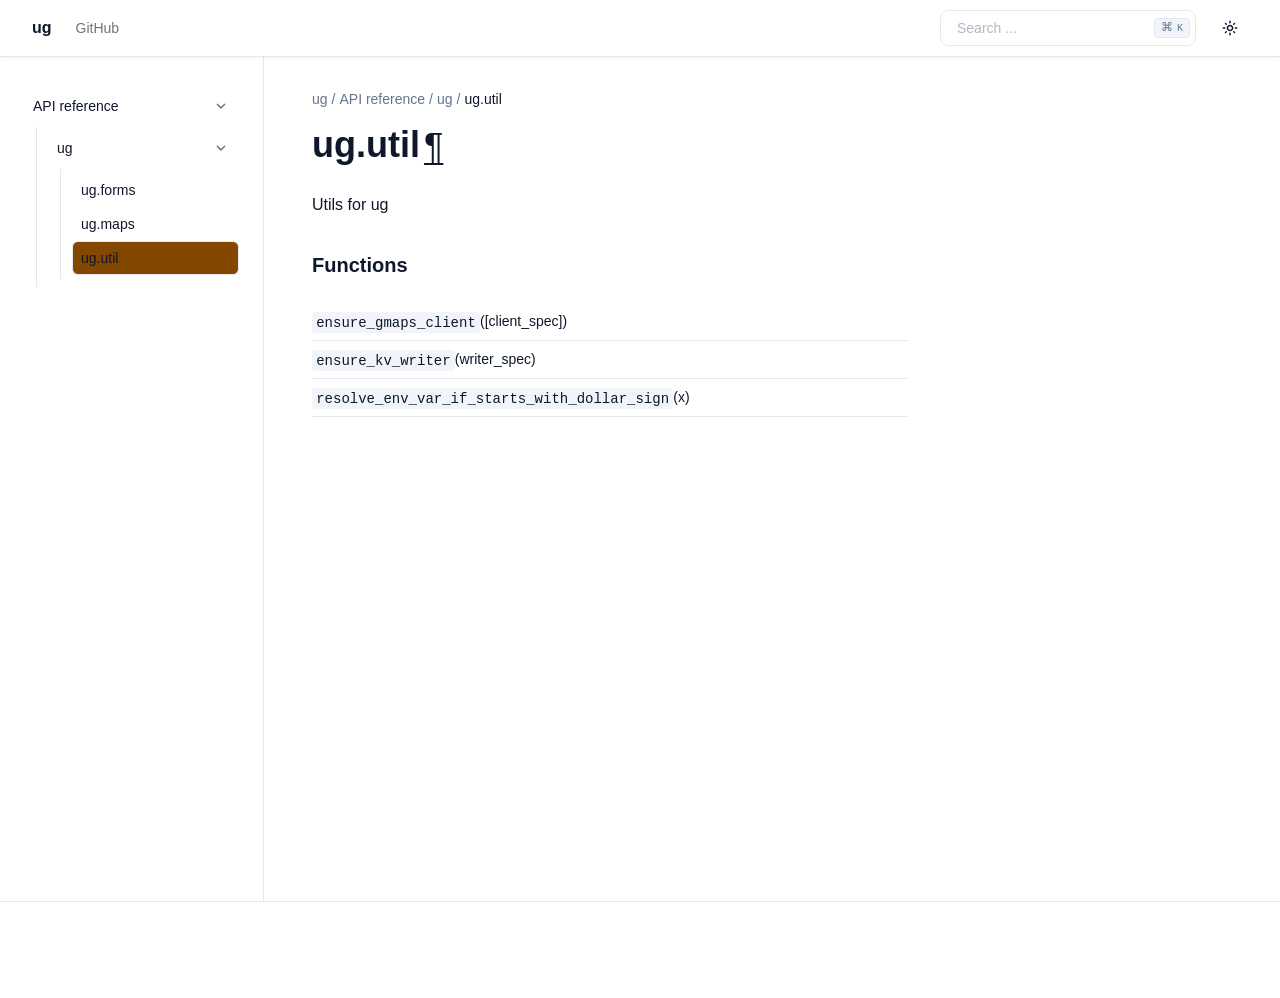
<file: _autosummary/ug.util.html>
<!DOCTYPE html>

<html :class="{ 'dark' : darkMode === true }" data-content_root="../" lang="en" x-data="{ darkMode: $persist(window.matchMedia('(prefers-color-scheme: dark)').matches), activeSection: ''}">
<head>
<script>
    (function () {
      // Set initial color scheme
      if ((localStorage.getItem("_x_darkMode") === "true") || (window.matchMedia("(prefers-color-scheme: dark)").matches)) {
        document.documentElement.classList.add("dark");
      }

      // Watch for media preference changes
      window.matchMedia("(prefers-color-scheme: dark)").addEventListener("change", (event) => {
        localStorage.setItem("_x_darkMode", event.matches);
        document.documentElement.classList.toggle("dark", event.matches);
      });
    })();
  </script>
<meta content="width=device-width, initial-scale=1.0" name="viewport"/>
<meta charset="utf-8"/>
<meta content="#ffffff" media="(prefers-color-scheme: light)" name="theme-color"/>
<meta content="#030711" media="(prefers-color-scheme: dark)" name="theme-color"/>
<meta content="width=device-width, initial-scale=1" name="viewport"/>
<link href="ug.util.html.md" rel="alternate" type="text/markdown"/>
<link href="../llms.txt" rel="describedby" type="text/markdown"/>
<link href="ug.util.html.md" rel="alternate" type="text/markdown"/>
<link href="llms.txt" rel="describedby"/>
<title>ug.util | ug</title>
<meta content="ug.util | ug" property="og:title"/>
<meta content="ug.util | ug" name="twitter:title"/>
<link href="../_static/pygments.css?v=d75fae25" rel="stylesheet" type="text/css"/>
<link href="../_static/theme.css?v=009055c6" rel="stylesheet" type="text/css"/>
<link href="../_static/sphinx_autodoc_typehints.css?v=057ac668" rel="stylesheet" type="text/css"/>
<link href="../_static/copybutton.css?v=76b2166b" rel="stylesheet" type="text/css"/>
<link href="../_static/epythet.css?v=402f275b" rel="stylesheet" type="text/css"/>
<link href="../search.html" rel="search" title="Search"/>
<link href="../genindex.html" rel="index" title="Index"/>
<link href="ug.maps.html" rel="prev" title="ug.maps"/>
</head>
<body :class="{ 'overflow-hidden': showSidebar }" class="min-h-screen font-sans antialiased bg-background text-foreground" x-data="{ showSidebar: false, showScrollTop: false }">
<div @click.self="showSidebar = false" class="fixed inset-0 z-50 overflow-hidden bg-background/80 backdrop-blur-sm md:hidden" x-cloak="" x-show="showSidebar"></div><div class="relative flex flex-col min-h-screen" id="page"><a class="absolute top-0 left-0 z-[100] block bg-background p-4 text-xl transition -translate-x-full opacity-0 focus:translate-x-0 focus:opacity-100" href="#content">
      Skip to content
    </a><header class="sticky top-0 z-40 w-full border-b shadow-xs border-border bg-background/90 backdrop-blur"><div class="container flex items-center h-14">
<div class="hidden mr-4 md:flex">
<a class="flex items-center mr-6" href="../index.html"><span class="hidden font-bold sm:inline-block text-clip whitespace-nowrap">ug</span>
</a><nav class="flex items-center gap-6 text-sm font-medium">
<a class="transition-colors hover:text-foreground/80 text-foreground/60" href="https://github.com/thorwhalen/ug" rel="noopener nofollow">GitHub</a>
</nav></div><button @click="showSidebar = true" class="inline-flex items-center justify-center h-10 px-0 py-2 mr-2 text-base font-medium transition-colors rounded-md hover:text-accent-foreground hover:bg-transparent md:hidden" type="button">
<svg aria-hidden="true" fill="currentColor" height="24" viewbox="0 96 960 960" width="24" xmlns="http://www.w3.org/2000/svg">
<path d="M152.587 825.087q-19.152 0-32.326-13.174t-13.174-32.326q0-19.152 13.174-32.326t32.326-13.174h440q19.152 0 32.326 13.174t13.174 32.326q0 19.152-13.174 32.326t-32.326 13.174h-440Zm0-203.587q-19.152 0-32.326-13.174T107.087 576q0-19.152 13.174-32.326t32.326-13.174h320q19.152 0 32.326 13.174T518.087 576q0 19.152-13.174 32.326T472.587 621.5h-320Zm0-203.587q-19.152 0-32.326-13.174t-13.174-32.326q0-19.152 13.174-32.326t32.326-13.174h440q19.152 0 32.326 13.174t13.174 32.326q0 19.152-13.174 32.326t-32.326 13.174h-440ZM708.913 576l112.174 112.174q12.674 12.674 12.674 31.826t-12.674 31.826Q808.413 764.5 789.261 764.5t-31.826-12.674l-144-144Q600 594.391 600 576t13.435-31.826l144-144q12.674-12.674 31.826-12.674t31.826 12.674q12.674 12.674 12.674 31.826t-12.674 31.826L708.913 576Z"></path>
</svg>
<span class="sr-only">Toggle navigation menu</span>
</button>
<div class="flex items-center justify-between flex-1 gap-2 sm:gap-4 md:justify-end">
<div class="flex-1 w-full md:w-auto md:flex-none"><form @keydown.k.window.meta="$refs.search.focus()" action="../search.html" class="relative flex items-center group" id="searchbox" method="get">
<input aria-label="Search the docs" class="inline-flex items-center font-medium transition-colors bg-transparent focus-visible:outline-none focus-visible:ring-2 focus-visible:ring-ring focus-visible:ring-offset-2 ring-offset-background border border-input hover:bg-accent focus:bg-accent hover:text-accent-foreground focus:text-accent-foreground hover:placeholder-accent-foreground py-2 px-4 relative h-9 w-full justify-start rounded-[0.5rem] text-sm text-muted-foreground sm:pr-12 md:w-40 lg:w-64" id="search-input" name="q" placeholder="Search ..." type="search" x-ref="search"/>
<kbd class="pointer-events-none absolute right-1.5 top-2 hidden h-5 select-none text-muted-foreground items-center gap-1 rounded border border-border bg-muted px-1.5 font-mono text-[10px] font-medium opacity-100 sm:flex group-hover:bg-accent group-hover:text-accent-foreground">
<span class="text-xs">⌘</span>
    K
  </kbd>
</form>
</div>
<nav class="flex items-center gap-1">
<button @click="darkMode = !darkMode" class="relative inline-flex items-center justify-center px-0 text-sm font-medium transition-colors rounded-md hover:bg-accent hover:text-accent-foreground h-9 w-9" title="Toggle color scheme" type="button">
<svg class="absolute transition-all scale-100 rotate-0 dark:-rotate-90 dark:scale-0" fill="currentColor" height="16" viewbox="0 96 960 960" width="16" xmlns="http://www.w3.org/2000/svg">
<path d="M480 685q45.456 0 77.228-31.772Q589 621.456 589 576q0-45.456-31.772-77.228Q525.456 467 480 467q-45.456 0-77.228 31.772Q371 530.544 371 576q0 45.456 31.772 77.228Q434.544 685 480 685Zm0 91q-83 0-141.5-58.5T280 576q0-83 58.5-141.5T480 376q83 0 141.5 58.5T680 576q0 83-58.5 141.5T480 776ZM80 621.5q-19.152 0-32.326-13.174T34.5 576q0-19.152 13.174-32.326T80 530.5h80q19.152 0 32.326 13.174T205.5 576q0 19.152-13.174 32.326T160 621.5H80Zm720 0q-19.152 0-32.326-13.174T754.5 576q0-19.152 13.174-32.326T800 530.5h80q19.152 0 32.326 13.174T925.5 576q0 19.152-13.174 32.326T880 621.5h-80Zm-320-320q-19.152 0-32.326-13.174T434.5 256v-80q0-19.152 13.174-32.326T480 130.5q19.152 0 32.326 13.174T525.5 176v80q0 19.152-13.174 32.326T480 301.5Zm0 720q-19.152 0-32.326-13.17Q434.5 995.152 434.5 976v-80q0-19.152 13.174-32.326T480 850.5q19.152 0 32.326 13.174T525.5 896v80q0 19.152-13.174 32.33-13.174 13.17-32.326 13.17ZM222.174 382.065l-43-42Q165.5 327.391 166 308.239t13.174-33.065q13.435-13.674 32.587-13.674t32.065 13.674l42.239 43q12.674 13.435 12.555 31.706-.12 18.272-12.555 31.946-12.674 13.674-31.445 13.413-18.772-.261-32.446-13.174Zm494 494.761-42.239-43q-12.674-13.435-12.674-32.087t12.674-31.565Q686.609 756.5 705.38 757q18.772.5 32.446 13.174l43 41.761Q794.5 824.609 794 843.761t-13.174 33.065Q767.391 890.5 748.239 890.5t-32.065-13.674Zm-42-494.761Q660.5 369.391 661 350.62q.5-18.772 13.174-32.446l41.761-43Q728.609 261.5 747.761 262t33.065 13.174q13.674 13.435 13.674 32.587t-13.674 32.065l-43 42.239q-13.435 12.674-31.706 12.555-18.272-.12-31.946-12.555Zm-495 494.761Q165.5 863.391 165.5 844.239t13.674-32.065l43-42.239q13.435-12.674 32.087-12.674t31.565 12.674Q299.5 782.609 299 801.38q-.5 18.772-13.174 32.446l-41.761 43Q231.391 890.5 212.239 890t-33.065-13.174ZM480 576Z"></path>
</svg>
<svg class="absolute transition-all scale-0 rotate-90 dark:rotate-0 dark:scale-100" fill="currentColor" height="16" viewbox="0 96 960 960" width="16" xmlns="http://www.w3.org/2000/svg">
<path d="M480 936q-151 0-255.5-104.5T120 576q0-138 90-239.5T440 218q25-3 39 18t-1 44q-17 26-25.5 55t-8.5 61q0 90 63 153t153 63q31 0 61.5-9t54.5-25q21-14 43-1.5t19 39.5q-14 138-117.5 229T480 936Zm0-80q88 0 158-48.5T740 681q-20 5-40 8t-40 3q-123 0-209.5-86.5T364 396q0-20 3-40t8-40q-78 32-126.5 102T200 576q0 116 82 198t198 82Zm-10-270Z"></path>
</svg>
</button>
</nav>
</div>
</div>
</header>
<div class="flex-1"><div class="container md:grid md:grid-cols-[220px_minmax(0,1fr)] md:gap-6 lg:grid-cols-[240px_minmax(0,1fr)] lg:gap-10"><aside :aria-hidden="!showSidebar" :class="{ 'translate-x-0': showSidebar }" class="fixed inset-y-0 left-0 md:top-14 z-50 md:z-30 bg-background md:bg-transparent transition-all duration-100 -translate-x-full md:translate-x-0 ml-0 p-6 md:p-0 md:-ml-2 md:h-[calc(100vh-3.5rem)] w-5/6 md:w-full overflow-y-auto border-r border-border md:sticky" id="left-sidebar">
<a class="justify-start text-sm md:!hidden bg-background" href="../index.html"><span class="font-bold text-clip whitespace-nowrap">ug</span>
</a>
<div class="relative overflow-hidden md:overflow-auto my-4 md:my-0">
<div class="overflow-y-auto h-full w-full relative pr-6"><nav class="flex md:hidden flex-col font-medium mt-4">
<a href="https://github.com/thorwhalen/ug" rel="nofollow noopener">GitHub</a>
</nav><nav class="table w-full min-w-full my-6 lg:my-8">
<ul class="current">
<li class="toctree-l1 current" x-data="{ expanded: $el.classList.contains('current') ? true : false }"><a :class="{ 'expanded' : expanded }" @click="expanded = !expanded" class="reference internal expandable" href="../api.html">API reference<button @click.prevent.stop="expanded = !expanded" type="button" x-cloak=""><span class="sr-only"></span><svg fill="currentColor" height="18px" stroke="none" viewbox="0 0 24 24" width="18px" xmlns="http://www.w3.org/2000/svg"><path d="M10 6L8.59 7.41 13.17 12l-4.58 4.59L10 18l6-6z"></path></svg></button></a><ul class="current" x-show="expanded">
<li class="toctree-l2 current" x-data="{ expanded: $el.classList.contains('current') ? true : false }"><a :class="{ 'expanded' : expanded }" @click="expanded = !expanded" class="reference internal expandable" href="ug.html">ug<button @click.prevent.stop="expanded = !expanded" type="button" x-cloak=""><span class="sr-only"></span><svg fill="currentColor" height="18px" stroke="none" viewbox="0 0 24 24" width="18px" xmlns="http://www.w3.org/2000/svg"><path d="M10 6L8.59 7.41 13.17 12l-4.58 4.59L10 18l6-6z"></path></svg></button></a><ul class="current" x-show="expanded">
<li class="toctree-l3"><a class="reference internal" href="ug.forms.html">ug.forms</a></li>
<li class="toctree-l3"><a class="reference internal" href="ug.maps.html">ug.maps</a></li>
<li class="toctree-l3 current"><a class="current reference internal" href="#">ug.util</a></li>
</ul>
</li>
</ul>
</li>
</ul>
</nav>
</div>
</div>
<button @click="showSidebar = false" class="absolute md:hidden right-4 top-4 rounded-sm opacity-70 transition-opacity hover:opacity-100" type="button">
<svg class="h-4 w-4" fill="currentColor" height="24" stroke="none" viewbox="0 96 960 960" width="24" xmlns="http://www.w3.org/2000/svg">
<path d="M480 632 284 828q-11 11-28 11t-28-11q-11-11-11-28t11-28l196-196-196-196q-11-11-11-28t11-28q11-11 28-11t28 11l196 196 196-196q11-11 28-11t28 11q11 11 11 28t-11 28L536 576l196 196q11 11 11 28t-11 28q-11 11-28 11t-28-11L480 632Z"></path>
</svg>
</button>
</aside>
<main class="relative py-6 lg:gap-10 lg:py-8 xl:grid xl:grid-cols-[1fr_300px]">
<div class="w-full min-w-0 mx-auto">
<nav aria-label="breadcrumbs" class="flex items-center mb-4 space-x-1 text-sm text-muted-foreground">
<a class="overflow-hidden text-ellipsis whitespace-nowrap hover:text-foreground" href="../index.html">
<span class="hidden md:inline">ug</span>
<svg aria-label="Home" class="md:hidden" fill="currentColor" height="18" stroke="none" viewbox="0 96 960 960" width="18" xmlns="http://www.w3.org/2000/svg">
<path d="M240 856h120V616h240v240h120V496L480 316 240 496v360Zm-80 80V456l320-240 320 240v480H520V696h-80v240H160Zm320-350Z"></path>
</svg>
</a>
<div class="mr-1">/</div><a class="hover:text-foreground overflow-hidden text-ellipsis whitespace-nowrap" href="../api.html">API reference</a>
<div class="mr-1">/</div><a class="hover:text-foreground overflow-hidden text-ellipsis whitespace-nowrap" href="ug.html">ug</a>
<div class="mr-1">/</div><span aria-current="page" class="font-medium text-foreground overflow-hidden text-ellipsis whitespace-nowrap">ug.util</span>
</nav>
<div id="content" role="main">
<section id="module-ug.util">
<span id="ug-util"></span><h1>ug.util<a @click.prevent="window.navigator.clipboard.writeText($el.href); $el.setAttribute('data-tooltip', 'Copied!'); setTimeout(() =&gt; $el.setAttribute('data-tooltip', 'Copy link to this element'), 2000)" aria-label="Copy link to this element" class="headerlink" data-tooltip="Copy link to this element" href="#module-ug.util">¶</a></h1>
<p>Utils for ug</p>
<p class="rubric">Functions</p>
<table class="autosummary longtable docutils align-default">
<tbody>
<tr class="row-odd"><td><p><code class="xref py py-obj docutils literal notranslate"><span class="pre">ensure_gmaps_client</span></code>([client_spec])</p></td>
<td><p></p></td>
</tr>
<tr class="row-even"><td><p><code class="xref py py-obj docutils literal notranslate"><span class="pre">ensure_kv_writer</span></code>(writer_spec)</p></td>
<td><p></p></td>
</tr>
<tr class="row-odd"><td><p><code class="xref py py-obj docutils literal notranslate"><span class="pre">resolve_env_var_if_starts_with_dollar_sign</span></code>(x)</p></td>
<td><p></p></td>
</tr>
</tbody>
</table>
</section>
</div></div>
</main>
</div>
</div><footer class="py-6 border-t border-border md:py-0">
<div class="container flex flex-col items-center justify-between gap-4 md:h-24 md:flex-row">
<div class="flex flex-col items-center gap-4 px-8 md:flex-row md:gap-2 md:px-0">
<p class="text-sm leading-loose text-center text-muted-foreground md:text-left"></p>
</div>
</div>
</footer>
</div>
<script src="../_static/documentation_options.js?v=1fd71caa"></script>
<script src="../_static/doctools.js?v=fd6eb6e6"></script>
<script src="../_static/sphinx_highlight.js?v=6ffebe34"></script>
<script src="../_static/clipboard.min.js?v=a7894cd8"></script>
<script src="../_static/copybutton.js?v=fd10adb8"></script>
<script defer="defer" src="../_static/theme.js?v=49cc6205"></script>
</body>
</html>
</file>
<file: _static/pygments.css>
pre { line-height: 125%; }
td.linenos .normal { color: #666666; background-color: transparent; padding-left: 5px; padding-right: 5px; }
span.linenos { color: #666666; background-color: transparent; padding-left: 5px; padding-right: 5px; }
td.linenos .special { color: #000000; background-color: #ffffc0; padding-left: 5px; padding-right: 5px; }
span.linenos.special { color: #000000; background-color: #ffffc0; padding-left: 5px; padding-right: 5px; }
.highlight .hll { background-color: #ffffcc }
.highlight { background: #f0f0f0; }
.highlight .c { color: #60A0B0; font-style: italic } /* Comment */
.highlight .err { border: 1px solid #F00 } /* Error */
.highlight .k { color: #007020; font-weight: bold } /* Keyword */
.highlight .o { color: #666 } /* Operator */
.highlight .ch { color: #60A0B0; font-style: italic } /* Comment.Hashbang */
.highlight .cm { color: #60A0B0; font-style: italic } /* Comment.Multiline */
.highlight .cp { color: #007020 } /* Comment.Preproc */
.highlight .cpf { color: #60A0B0; font-style: italic } /* Comment.PreprocFile */
.highlight .c1 { color: #60A0B0; font-style: italic } /* Comment.Single */
.highlight .cs { color: #60A0B0; background-color: #FFF0F0 } /* Comment.Special */
.highlight .gd { color: #A00000 } /* Generic.Deleted */
.highlight .ge { font-style: italic } /* Generic.Emph */
.highlight .ges { font-weight: bold; font-style: italic } /* Generic.EmphStrong */
.highlight .gr { color: #F00 } /* Generic.Error */
.highlight .gh { color: #000080; font-weight: bold } /* Generic.Heading */
.highlight .gi { color: #00A000 } /* Generic.Inserted */
.highlight .go { color: #888 } /* Generic.Output */
.highlight .gp { color: #C65D09; font-weight: bold } /* Generic.Prompt */
.highlight .gs { font-weight: bold } /* Generic.Strong */
.highlight .gu { color: #800080; font-weight: bold } /* Generic.Subheading */
.highlight .gt { color: #04D } /* Generic.Traceback */
.highlight .kc { color: #007020; font-weight: bold } /* Keyword.Constant */
.highlight .kd { color: #007020; font-weight: bold } /* Keyword.Declaration */
.highlight .kn { color: #007020; font-weight: bold } /* Keyword.Namespace */
.highlight .kp { color: #007020 } /* Keyword.Pseudo */
.highlight .kr { color: #007020; font-weight: bold } /* Keyword.Reserved */
.highlight .kt { color: #902000 } /* Keyword.Type */
.highlight .m { color: #40A070 } /* Literal.Number */
.highlight .s { color: #4070A0 } /* Literal.String */
.highlight .na { color: #4070A0 } /* Name.Attribute */
.highlight .nb { color: #007020 } /* Name.Builtin */
.highlight .nc { color: #0E84B5; font-weight: bold } /* Name.Class */
.highlight .no { color: #60ADD5 } /* Name.Constant */
.highlight .nd { color: #555; font-weight: bold } /* Name.Decorator */
.highlight .ni { color: #D55537; font-weight: bold } /* Name.Entity */
.highlight .ne { color: #007020 } /* Name.Exception */
.highlight .nf { color: #06287E } /* Name.Function */
.highlight .nl { color: #002070; font-weight: bold } /* Name.Label */
.highlight .nn { color: #0E84B5; font-weight: bold } /* Name.Namespace */
.highlight .nt { color: #062873; font-weight: bold } /* Name.Tag */
.highlight .nv { color: #BB60D5 } /* Name.Variable */
.highlight .ow { color: #007020; font-weight: bold } /* Operator.Word */
.highlight .w { color: #BBB } /* Text.Whitespace */
.highlight .mb { color: #40A070 } /* Literal.Number.Bin */
.highlight .mf { color: #40A070 } /* Literal.Number.Float */
.highlight .mh { color: #40A070 } /* Literal.Number.Hex */
.highlight .mi { color: #40A070 } /* Literal.Number.Integer */
.highlight .mo { color: #40A070 } /* Literal.Number.Oct */
.highlight .sa { color: #4070A0 } /* Literal.String.Affix */
.highlight .sb { color: #4070A0 } /* Literal.String.Backtick */
.highlight .sc { color: #4070A0 } /* Literal.String.Char */
.highlight .dl { color: #4070A0 } /* Literal.String.Delimiter */
.highlight .sd { color: #4070A0; font-style: italic } /* Literal.String.Doc */
.highlight .s2 { color: #4070A0 } /* Literal.String.Double */
.highlight .se { color: #4070A0; font-weight: bold } /* Literal.String.Escape */
.highlight .sh { color: #4070A0 } /* Literal.String.Heredoc */
.highlight .si { color: #70A0D0; font-style: italic } /* Literal.String.Interpol */
.highlight .sx { color: #C65D09 } /* Literal.String.Other */
.highlight .sr { color: #235388 } /* Literal.String.Regex */
.highlight .s1 { color: #4070A0 } /* Literal.String.Single */
.highlight .ss { color: #517918 } /* Literal.String.Symbol */
.highlight .bp { color: #007020 } /* Name.Builtin.Pseudo */
.highlight .fm { color: #06287E } /* Name.Function.Magic */
.highlight .vc { color: #BB60D5 } /* Name.Variable.Class */
.highlight .vg { color: #BB60D5 } /* Name.Variable.Global */
.highlight .vi { color: #BB60D5 } /* Name.Variable.Instance */
.highlight .vm { color: #BB60D5 } /* Name.Variable.Magic */
.highlight .il { color: #40A070 } /* Literal.Number.Integer.Long */
</file>
<file: _static/theme.css>
@font-face{font-family:JetBrains Mono;font-style:italic;font-display:swap;font-weight:400;src:url(86dc76ee7f2ea282.woff2)format("woff2"),url(fa8c7e373fc88056.woff)format("woff")}@font-face{font-family:JetBrains Mono;font-style:normal;font-display:swap;font-weight:400;src:url(db9d659a1acad1e2.woff2)format("woff2"),url(b0c7be19efb5c878.woff)format("woff")}@font-face{font-family:JetBrains Mono;font-style:italic;font-display:swap;font-weight:500;src:url(88c52b7d52bec6f6.woff2)format("woff2"),url(8d70e9f61dd16568.woff)format("woff")}@font-face{font-family:JetBrains Mono;font-style:normal;font-display:swap;font-weight:500;src:url(af2e87f5d61b5665.woff2)format("woff2"),url(24c9023ab96a0da6.woff)format("woff")}@font-face{font-family:JetBrains Mono;font-style:italic;font-display:swap;font-weight:700;src:url(92fb68b158d9f3e0.woff2)format("woff2"),url(92b75b3f180e9af3.woff)format("woff")}@font-face{font-family:JetBrains Mono;font-style:normal;font-display:swap;font-weight:700;src:url(9545a3d1fceacf5c.woff2)format("woff2"),url(c9484cdebe55df66.woff)format("woff")}@layer properties{@supports (((-webkit-hyphens:none)) and (not (margin-trim:inline))) or ((-moz-orient:inline) and (not (color:rgb(from red r g b)))){*,:after,:before{--tw-font-weight:initial;--tw-translate-x:0;--tw-translate-y:0;--tw-translate-z:0;--tw-scale-x:1;--tw-scale-y:1;--tw-scale-z:1;--tw-rotate-x:initial;--tw-rotate-y:initial;--tw-rotate-z:initial;--tw-skew-x:initial;--tw-skew-y:initial;--tw-space-y-reverse:0;--tw-space-x-reverse:0;--tw-border-style:solid;--tw-leading:initial;--tw-shadow:0 0 transparent;--tw-shadow-color:initial;--tw-shadow-alpha:100%;--tw-inset-shadow:0 0 transparent;--tw-inset-shadow-color:initial;--tw-inset-shadow-alpha:100%;--tw-ring-color:initial;--tw-ring-shadow:0 0 transparent;--tw-inset-ring-color:initial;--tw-inset-ring-shadow:0 0 transparent;--tw-ring-inset:initial;--tw-ring-offset-width:0px;--tw-ring-offset-color:#fff;--tw-ring-offset-shadow:0 0 transparent;--tw-backdrop-blur:initial;--tw-backdrop-brightness:initial;--tw-backdrop-contrast:initial;--tw-backdrop-grayscale:initial;--tw-backdrop-hue-rotate:initial;--tw-backdrop-invert:initial;--tw-backdrop-opacity:initial;--tw-backdrop-saturate:initial;--tw-backdrop-sepia:initial;--tw-duration:initial;--tw-blur:initial;--tw-brightness:initial;--tw-contrast:initial;--tw-grayscale:initial;--tw-hue-rotate:initial;--tw-invert:initial;--tw-opacity:initial;--tw-saturate:initial;--tw-sepia:initial;--tw-drop-shadow:initial;--tw-drop-shadow-color:initial;--tw-drop-shadow-alpha:100%;--tw-drop-shadow-size:initial;--tw-tracking:initial;--tw-content:"";--tw-ease:initial}::-ms-backdrop{--tw-font-weight:initial;--tw-translate-x:0;--tw-translate-y:0;--tw-translate-z:0;--tw-scale-x:1;--tw-scale-y:1;--tw-scale-z:1;--tw-rotate-x:initial;--tw-rotate-y:initial;--tw-rotate-z:initial;--tw-skew-x:initial;--tw-skew-y:initial;--tw-space-y-reverse:0;--tw-space-x-reverse:0;--tw-border-style:solid;--tw-leading:initial;--tw-shadow:0 0 transparent;--tw-shadow-color:initial;--tw-shadow-alpha:100%;--tw-inset-shadow:0 0 transparent;--tw-inset-shadow-color:initial;--tw-inset-shadow-alpha:100%;--tw-ring-color:initial;--tw-ring-shadow:0 0 transparent;--tw-inset-ring-color:initial;--tw-inset-ring-shadow:0 0 transparent;--tw-ring-inset:initial;--tw-ring-offset-width:0px;--tw-ring-offset-color:#fff;--tw-ring-offset-shadow:0 0 transparent;--tw-backdrop-blur:initial;--tw-backdrop-brightness:initial;--tw-backdrop-contrast:initial;--tw-backdrop-grayscale:initial;--tw-backdrop-hue-rotate:initial;--tw-backdrop-invert:initial;--tw-backdrop-opacity:initial;--tw-backdrop-saturate:initial;--tw-backdrop-sepia:initial;--tw-duration:initial;--tw-blur:initial;--tw-brightness:initial;--tw-contrast:initial;--tw-grayscale:initial;--tw-hue-rotate:initial;--tw-invert:initial;--tw-opacity:initial;--tw-saturate:initial;--tw-sepia:initial;--tw-drop-shadow:initial;--tw-drop-shadow-color:initial;--tw-drop-shadow-alpha:100%;--tw-drop-shadow-size:initial;--tw-tracking:initial;--tw-content:"";--tw-ease:initial}::backdrop{--tw-font-weight:initial;--tw-translate-x:0;--tw-translate-y:0;--tw-translate-z:0;--tw-scale-x:1;--tw-scale-y:1;--tw-scale-z:1;--tw-rotate-x:initial;--tw-rotate-y:initial;--tw-rotate-z:initial;--tw-skew-x:initial;--tw-skew-y:initial;--tw-space-y-reverse:0;--tw-space-x-reverse:0;--tw-border-style:solid;--tw-leading:initial;--tw-shadow:0 0 transparent;--tw-shadow-color:initial;--tw-shadow-alpha:100%;--tw-inset-shadow:0 0 transparent;--tw-inset-shadow-color:initial;--tw-inset-shadow-alpha:100%;--tw-ring-color:initial;--tw-ring-shadow:0 0 transparent;--tw-inset-ring-color:initial;--tw-inset-ring-shadow:0 0 transparent;--tw-ring-inset:initial;--tw-ring-offset-width:0px;--tw-ring-offset-color:#fff;--tw-ring-offset-shadow:0 0 transparent;--tw-backdrop-blur:initial;--tw-backdrop-brightness:initial;--tw-backdrop-contrast:initial;--tw-backdrop-grayscale:initial;--tw-backdrop-hue-rotate:initial;--tw-backdrop-invert:initial;--tw-backdrop-opacity:initial;--tw-backdrop-saturate:initial;--tw-backdrop-sepia:initial;--tw-duration:initial;--tw-blur:initial;--tw-brightness:initial;--tw-contrast:initial;--tw-grayscale:initial;--tw-hue-rotate:initial;--tw-invert:initial;--tw-opacity:initial;--tw-saturate:initial;--tw-sepia:initial;--tw-drop-shadow:initial;--tw-drop-shadow-color:initial;--tw-drop-shadow-alpha:100%;--tw-drop-shadow-size:initial;--tw-tracking:initial;--tw-content:"";--tw-ease:initial}}}@layer theme{:root{--font-sans:-apple-system, BlinkMacSystemFont, "Segoe UI", Roboto, "Helvetica Neue", "Noto Sans", Arial, sans-serif, "Apple Color Emoji", "Segoe UI Emoji", "Segoe UI Symbol", "Noto Color Emoji";--font-mono:JetBrainsMono, ui-monospace, SFMono-Regular, Menlo, Monaco, Consolas, "Liberation Mono", "Courier New", monospace;--color-red-50:#fef2f2;--color-red-100:#ffe2e2;--color-red-200:#ffcaca;--color-red-400:#ff6568;--color-red-500:#fb2c36;--color-red-600:#e40014;--color-red-700:#bf000f;--color-red-900:#82181a;--color-yellow-50:#fefce8;--color-yellow-100:#fef9c2;--color-yellow-400:#fac800;--color-yellow-500:#edb200;--color-yellow-600:#cd8900;--color-yellow-900:#733e0a;--color-green-50:#f0fdf4;--color-green-100:#dcfce7;--color-green-200:#b9f8cf;--color-green-400:#05df72;--color-green-500:#00c758;--color-green-600:#00a544;--color-green-900:#0d542b;--color-sky-50:#f0f9ff;--color-sky-100:#dff2fe;--color-sky-600:#0084cc;--color-sky-900:#024a70;--color-blue-400:#54a2ff;--color-slate-700:#314158;--color-gray-200:#e5e7eb;--color-gray-700:#364153;--color-gray-950:#030712;--color-neutral-800:#262626;--color-white:#fff;--spacing:.25rem;--text-xs:.75rem;--text-xs--line-height:calc(1 / .75);--text-sm:.875rem;--text-sm--line-height:calc(1.25 / .875);--text-base:1rem;--text-base--line-height:calc(1.5);--text-lg:1.125rem;--text-lg--line-height:calc(1.75 / 1.125);--text-xl:1.25rem;--text-xl--line-height:calc(1.4);--text-2xl:1.5rem;--text-2xl--line-height:calc(2 / 1.5);--text-3xl:1.875rem;--text-3xl--line-height:calc(1.2);--text-4xl:2.25rem;--text-4xl--line-height:calc(2.5 / 2.25);--font-weight-normal:400;--font-weight-medium:500;--font-weight-semibold:600;--font-weight-bold:700;--tracking-wide:.025em;--leading-loose:2;--radius-sm:calc(-4px + var(--radius));--radius-md:calc(-2px + var(--radius));--radius-lg:var(--radius);--ease-in-out:cubic-bezier(.4, 0, .2, 1);--blur-sm:8px;--default-transition-duration:.15s;--default-transition-timing-function:cubic-bezier(.4, 0, .2, 1);--default-font-family:var(--font-sans);--default-mono-font-family:var(--font-mono);--color-border:hsl(var(--border));--color-input:hsl(var(--input));--color-ring:hsl(var(--ring));--color-background:hsl(var(--background));--color-foreground:hsl(var(--foreground));--color-primary:hsl(var(--primary));--color-muted:hsl(var(--muted));--color-muted-foreground:hsl(var(--muted-foreground));--color-accent:hsl(var(--accent));--color-accent-foreground:hsl(var(--accent-foreground))}@supports (color:lab(0% 0 0)){:root{--color-red-50:lab(96.5005% 4.18508 1.52328);--color-red-100:lab(92.243% 10.2865 3.83865);--color-red-200:lab(86.017% 19.8815 7.75869);--color-red-400:lab(63.7053% 60.745 31.3109);--color-red-500:lab(55.4814% 75.0732 48.8528);--color-red-600:lab(48.4493% 77.4328 61.5452);--color-red-700:lab(40.4273% 67.2623 53.7441);--color-red-900:lab(28.5139% 44.5539 29.0463);--color-yellow-50:lab(98.6846% -1.79055 9.7766);--color-yellow-100:lab(97.3564% -4.51407 27.344);--color-yellow-400:lab(83.2664% 8.65132 106.895);--color-yellow-500:lab(76.3898% 14.5258 98.4589);--color-yellow-600:lab(62.7799% 22.4197 86.1544);--color-yellow-900:lab(32.3865% 21.1273 38.5959);--color-green-50:lab(98.1563% -5.60117 2.75915);--color-green-100:lab(96.1861% -13.8464 6.52365);--color-green-200:lab(92.4222% -26.4702 12.9427);--color-green-400:lab(78.503% -64.9265 39.7492);--color-green-500:lab(70.5521% -66.5147 45.8073);--color-green-600:lab(59.0978% -58.6621 41.2579);--color-green-900:lab(30.797% -29.6927 17.382);--color-sky-50:lab(97.3623% -2.33802 -4.13098);--color-sky-100:lab(94.3709% -4.56053 -8.23453);--color-sky-600:lab(51.7754% -11.4712 -49.8349);--color-sky-900:lab(29.1959% -8.34689 -28.2453);--color-blue-400:lab(65.0361% -1.42065 -56.9802);--color-slate-700:lab(26.9569% -1.47016 -15.6993);--color-gray-200:lab(91.6229% -.159115 -2.26791);--color-gray-700:lab(27.1134% -.956401 -12.3224);--color-gray-950:lab(1.90334% .278696 -5.48866);--color-neutral-800:lab(15.204% 0 -.00000596046)}}:host{--font-sans:-apple-system, BlinkMacSystemFont, "Segoe UI", Roboto, "Helvetica Neue", "Noto Sans", Arial, sans-serif, "Apple Color Emoji", "Segoe UI Emoji", "Segoe UI Symbol", "Noto Color Emoji";--font-mono:JetBrainsMono, ui-monospace, SFMono-Regular, Menlo, Monaco, Consolas, "Liberation Mono", "Courier New", monospace;--color-red-50:#fef2f2;--color-red-100:#ffe2e2;--color-red-200:#ffcaca;--color-red-400:#ff6568;--color-red-500:#fb2c36;--color-red-600:#e40014;--color-red-700:#bf000f;--color-red-900:#82181a;--color-yellow-50:#fefce8;--color-yellow-100:#fef9c2;--color-yellow-400:#fac800;--color-yellow-500:#edb200;--color-yellow-600:#cd8900;--color-yellow-900:#733e0a;--color-green-50:#f0fdf4;--color-green-100:#dcfce7;--color-green-200:#b9f8cf;--color-green-400:#05df72;--color-green-500:#00c758;--color-green-600:#00a544;--color-green-900:#0d542b;--color-sky-50:#f0f9ff;--color-sky-100:#dff2fe;--color-sky-600:#0084cc;--color-sky-900:#024a70;--color-blue-400:#54a2ff;--color-slate-700:#314158;--color-gray-200:#e5e7eb;--color-gray-700:#364153;--color-gray-950:#030712;--color-neutral-800:#262626;--color-white:#fff;--spacing:.25rem;--text-xs:.75rem;--text-xs--line-height:calc(1 / .75);--text-sm:.875rem;--text-sm--line-height:calc(1.25 / .875);--text-base:1rem;--text-base--line-height:calc(1.5);--text-lg:1.125rem;--text-lg--line-height:calc(1.75 / 1.125);--text-xl:1.25rem;--text-xl--line-height:calc(1.4);--text-2xl:1.5rem;--text-2xl--line-height:calc(2 / 1.5);--text-3xl:1.875rem;--text-3xl--line-height:calc(1.2);--text-4xl:2.25rem;--text-4xl--line-height:calc(2.5 / 2.25);--font-weight-normal:400;--font-weight-medium:500;--font-weight-semibold:600;--font-weight-bold:700;--tracking-wide:.025em;--leading-loose:2;--radius-sm:calc(-4px + var(--radius));--radius-md:calc(-2px + var(--radius));--radius-lg:var(--radius);--ease-in-out:cubic-bezier(.4, 0, .2, 1);--blur-sm:8px;--default-transition-duration:.15s;--default-transition-timing-function:cubic-bezier(.4, 0, .2, 1);--default-font-family:var(--font-sans);--default-mono-font-family:var(--font-mono);--color-border:hsl(var(--border));--color-input:hsl(var(--input));--color-ring:hsl(var(--ring));--color-background:hsl(var(--background));--color-foreground:hsl(var(--foreground));--color-primary:hsl(var(--primary));--color-muted:hsl(var(--muted));--color-muted-foreground:hsl(var(--muted-foreground));--color-accent:hsl(var(--accent));--color-accent-foreground:hsl(var(--accent-foreground))}@supports (color:lab(0% 0 0)){:host{--color-red-50:lab(96.5005% 4.18508 1.52328);--color-red-100:lab(92.243% 10.2865 3.83865);--color-red-200:lab(86.017% 19.8815 7.75869);--color-red-400:lab(63.7053% 60.745 31.3109);--color-red-500:lab(55.4814% 75.0732 48.8528);--color-red-600:lab(48.4493% 77.4328 61.5452);--color-red-700:lab(40.4273% 67.2623 53.7441);--color-red-900:lab(28.5139% 44.5539 29.0463);--color-yellow-50:lab(98.6846% -1.79055 9.7766);--color-yellow-100:lab(97.3564% -4.51407 27.344);--color-yellow-400:lab(83.2664% 8.65132 106.895);--color-yellow-500:lab(76.3898% 14.5258 98.4589);--color-yellow-600:lab(62.7799% 22.4197 86.1544);--color-yellow-900:lab(32.3865% 21.1273 38.5959);--color-green-50:lab(98.1563% -5.60117 2.75915);--color-green-100:lab(96.1861% -13.8464 6.52365);--color-green-200:lab(92.4222% -26.4702 12.9427);--color-green-400:lab(78.503% -64.9265 39.7492);--color-green-500:lab(70.5521% -66.5147 45.8073);--color-green-600:lab(59.0978% -58.6621 41.2579);--color-green-900:lab(30.797% -29.6927 17.382);--color-sky-50:lab(97.3623% -2.33802 -4.13098);--color-sky-100:lab(94.3709% -4.56053 -8.23453);--color-sky-600:lab(51.7754% -11.4712 -49.8349);--color-sky-900:lab(29.1959% -8.34689 -28.2453);--color-blue-400:lab(65.0361% -1.42065 -56.9802);--color-slate-700:lab(26.9569% -1.47016 -15.6993);--color-gray-200:lab(91.6229% -.159115 -2.26791);--color-gray-700:lab(27.1134% -.956401 -12.3224);--color-gray-950:lab(1.90334% .278696 -5.48866);--color-neutral-800:lab(15.204% 0 -.00000596046)}}}@layer base{*,:after,:before{box-sizing:border-box;border:0 solid;margin:0;padding:0}::-ms-backdrop{box-sizing:border-box;border:0 solid;margin:0;padding:0}::backdrop{box-sizing:border-box;border:0 solid;margin:0;padding:0}::-webkit-file-upload-button{box-sizing:border-box;border:0 solid;margin:0;padding:0}::-ms-browse{box-sizing:border-box;border:0 solid;margin:0;padding:0}::file-selector-button{box-sizing:border-box;border:0 solid;margin:0;padding:0}html{-webkit-text-size-adjust:100%;-moz-tab-size:4;tab-size:4;line-height:1.5;font-family:var(--default-font-family,-apple-system,BlinkMacSystemFont,"Segoe UI",Roboto,"Helvetica Neue","Noto Sans",Arial,sans-serif,"Apple Color Emoji","Segoe UI Emoji","Segoe UI Symbol","Noto Color Emoji");font-feature-settings:var(--default-font-feature-settings,normal);font-variation-settings:var(--default-font-variation-settings,normal);-webkit-tap-highlight-color:transparent}:host{-webkit-text-size-adjust:100%;-moz-tab-size:4;tab-size:4;line-height:1.5;font-family:var(--default-font-family,-apple-system,BlinkMacSystemFont,"Segoe UI",Roboto,"Helvetica Neue","Noto Sans",Arial,sans-serif,"Apple Color Emoji","Segoe UI Emoji","Segoe UI Symbol","Noto Color Emoji");font-feature-settings:var(--default-font-feature-settings,normal);font-variation-settings:var(--default-font-variation-settings,normal);-webkit-tap-highlight-color:transparent}hr{height:0;color:inherit;border-top-width:1px}abbr:where([title]){-webkit-text-decoration:underline dotted;text-decoration:underline dotted}h1,h2,h3,h4,h5,h6{font-size:inherit;font-weight:inherit}a{color:inherit;-webkit-text-decoration:inherit;-webkit-text-decoration:inherit;text-decoration:inherit}b,strong{font-weight:bolder}code,kbd,pre,samp{font-family:var(--default-mono-font-family,ui-monospace,SFMono-Regular,Menlo,Monaco,Consolas,"Liberation Mono","Courier New",monospace);font-feature-settings:var(--default-mono-font-feature-settings,normal);font-variation-settings:var(--default-mono-font-variation-settings,normal);font-size:1em}small{font-size:80%}sub,sup{vertical-align:baseline;font-size:75%;line-height:0;position:relative}sub{bottom:-.25em}sup{top:-.5em}table{text-indent:0;border-color:inherit;border-collapse:collapse}:-moz-focusring:where(:not(iframe)){outline:auto}progress{vertical-align:baseline}summary{display:list-item}menu,ol,ul{list-style:none}audio,canvas,embed,iframe,img,object,svg,video{vertical-align:middle;display:block}img,video{max-width:100%;height:auto}button,input,optgroup,select,textarea{font:inherit;font-feature-settings:inherit;font-variation-settings:inherit;letter-spacing:inherit;color:inherit;opacity:1;background-color:transparent;border-radius:0}::-webkit-file-upload-button{font:inherit;font-feature-settings:inherit;font-variation-settings:inherit;letter-spacing:inherit;color:inherit;opacity:1;background-color:transparent;border-radius:0}::-ms-browse{font:inherit;font-feature-settings:inherit;font-variation-settings:inherit;letter-spacing:inherit;color:inherit;opacity:1;background-color:transparent;border-radius:0}::file-selector-button{font:inherit;font-feature-settings:inherit;font-variation-settings:inherit;letter-spacing:inherit;color:inherit;opacity:1;background-color:transparent;border-radius:0}:where(select:-webkit-any([multiple],[size])) optgroup{font-weight:bolder}:where(select:-moz-any([multiple],[size])) optgroup{font-weight:bolder}:where(select:is([multiple],[size])) optgroup{font-weight:bolder}:where(select:-webkit-any([multiple],[size])) optgroup option:not(:-webkit-any(:lang(ae),:lang(ar),:lang(arc),:lang(bcc),:lang(bqi),:lang(ckb),:lang(dv),:lang(fa),:lang(glk),:lang(he),:lang(ku),:lang(mzn),:lang(nqo),:lang(pnb),:lang(ps),:lang(sd),:lang(ug),:lang(ur),:lang(yi))){padding-left:20px}:where(select:-moz-any([multiple],[size])) optgroup option:not(:-moz-any(:lang(ae),:lang(ar),:lang(arc),:lang(bcc),:lang(bqi),:lang(ckb),:lang(dv),:lang(fa),:lang(glk),:lang(he),:lang(ku),:lang(mzn),:lang(nqo),:lang(pnb),:lang(ps),:lang(sd),:lang(ug),:lang(ur),:lang(yi))){padding-left:20px}:where(select:is([multiple],[size])) optgroup option:not(:is(:lang(ae),:lang(ar),:lang(arc),:lang(bcc),:lang(bqi),:lang(ckb),:lang(dv),:lang(fa),:lang(glk),:lang(he),:lang(ku),:lang(mzn),:lang(nqo),:lang(pnb),:lang(ps),:lang(sd),:lang(ug),:lang(ur),:lang(yi))){padding-left:20px}:where(select:-webkit-any([multiple],[size])) optgroup option:-webkit-any(:lang(ae),:lang(ar),:lang(arc),:lang(bcc),:lang(bqi),:lang(ckb),:lang(dv),:lang(fa),:lang(glk),:lang(he),:lang(ku),:lang(mzn),:lang(nqo),:lang(pnb),:lang(ps),:lang(sd),:lang(ug),:lang(ur),:lang(yi)){padding-right:20px}:where(select:-moz-any([multiple],[size])) optgroup option:-moz-any(:lang(ae),:lang(ar),:lang(arc),:lang(bcc),:lang(bqi),:lang(ckb),:lang(dv),:lang(fa),:lang(glk),:lang(he),:lang(ku),:lang(mzn),:lang(nqo),:lang(pnb),:lang(ps),:lang(sd),:lang(ug),:lang(ur),:lang(yi)){padding-right:20px}:where(select:is([multiple],[size])) optgroup option:is(:lang(ae),:lang(ar),:lang(arc),:lang(bcc),:lang(bqi),:lang(ckb),:lang(dv),:lang(fa),:lang(glk),:lang(he),:lang(ku),:lang(mzn),:lang(nqo),:lang(pnb),:lang(ps),:lang(sd),:lang(ug),:lang(ur),:lang(yi)){padding-right:20px}:not(:-webkit-any(:lang(ae),:lang(ar),:lang(arc),:lang(bcc),:lang(bqi),:lang(ckb),:lang(dv),:lang(fa),:lang(glk),:lang(he),:lang(ku),:lang(mzn),:lang(nqo),:lang(pnb),:lang(ps),:lang(sd),:lang(ug),:lang(ur),:lang(yi)))::-webkit-file-upload-button{margin-right:4px}:not(:-moz-any(:lang(ae),:lang(ar),:lang(arc),:lang(bcc),:lang(bqi),:lang(ckb),:lang(dv),:lang(fa),:lang(glk),:lang(he),:lang(ku),:lang(mzn),:lang(nqo),:lang(pnb),:lang(ps),:lang(sd),:lang(ug),:lang(ur),:lang(yi)))::file-selector-button{margin-right:4px}:not(:is(:lang(ae),:lang(ar),:lang(arc),:lang(bcc),:lang(bqi),:lang(ckb),:lang(dv),:lang(fa),:lang(glk),:lang(he),:lang(ku),:lang(mzn),:lang(nqo),:lang(pnb),:lang(ps),:lang(sd),:lang(ug),:lang(ur),:lang(yi)))::-ms-browse{margin-right:4px}:not(:is(:lang(ae),:lang(ar),:lang(arc),:lang(bcc),:lang(bqi),:lang(ckb),:lang(dv),:lang(fa),:lang(glk),:lang(he),:lang(ku),:lang(mzn),:lang(nqo),:lang(pnb),:lang(ps),:lang(sd),:lang(ug),:lang(ur),:lang(yi)))::file-selector-button{margin-right:4px}:-webkit-any(:lang(ae),:lang(ar),:lang(arc),:lang(bcc),:lang(bqi),:lang(ckb),:lang(dv),:lang(fa),:lang(glk),:lang(he),:lang(ku),:lang(mzn),:lang(nqo),:lang(pnb),:lang(ps),:lang(sd),:lang(ug),:lang(ur),:lang(yi))::-webkit-file-upload-button{margin-left:4px}:-moz-any(:lang(ae),:lang(ar),:lang(arc),:lang(bcc),:lang(bqi),:lang(ckb),:lang(dv),:lang(fa),:lang(glk),:lang(he),:lang(ku),:lang(mzn),:lang(nqo),:lang(pnb),:lang(ps),:lang(sd),:lang(ug),:lang(ur),:lang(yi))::file-selector-button{margin-left:4px}:is(:lang(ae),:lang(ar),:lang(arc),:lang(bcc),:lang(bqi),:lang(ckb),:lang(dv),:lang(fa),:lang(glk),:lang(he),:lang(ku),:lang(mzn),:lang(nqo),:lang(pnb),:lang(ps),:lang(sd),:lang(ug),:lang(ur),:lang(yi))::-ms-browse{margin-left:4px}:is(:lang(ae),:lang(ar),:lang(arc),:lang(bcc),:lang(bqi),:lang(ckb),:lang(dv),:lang(fa),:lang(glk),:lang(he),:lang(ku),:lang(mzn),:lang(nqo),:lang(pnb),:lang(ps),:lang(sd),:lang(ug),:lang(ur),:lang(yi))::file-selector-button{margin-left:4px}::-webkit-input-placeholder{opacity:1}::-ms-input-placeholder{opacity:1}::placeholder{opacity:1}@supports (not ((-webkit-appearance:-apple-pay-button))) or (contain-intrinsic-size:1px){::-webkit-input-placeholder{color:currentColor}::-ms-input-placeholder{color:currentColor}::placeholder{color:currentColor}@supports (color:color-mix(in lab,red,red)){::-webkit-input-placeholder{color:color-mix(in oklab,currentcolor 50%,transparent)}::-ms-input-placeholder{color:color-mix(in oklab,currentcolor 50%,transparent)}::placeholder{color:color-mix(in oklab,currentcolor 50%,transparent)}}}textarea{resize:vertical}::-webkit-search-decoration{-webkit-appearance:none}::-webkit-date-and-time-value{min-height:1lh;text-align:inherit}::-webkit-datetime-edit{display:inline-flex}::-webkit-datetime-edit-fields-wrapper{padding:0}::-webkit-datetime-edit{padding-top:0;padding-bottom:0}::-webkit-datetime-edit-day-field{padding-top:0;padding-bottom:0}::-webkit-datetime-edit-hour-field{padding-top:0;padding-bottom:0}::-webkit-datetime-edit-meridiem-field{padding-top:0;padding-bottom:0}::-webkit-datetime-edit-millisecond-field{padding-top:0;padding-bottom:0}::-webkit-datetime-edit-minute-field{padding-top:0;padding-bottom:0}::-webkit-datetime-edit-month-field{padding-top:0;padding-bottom:0}::-webkit-datetime-edit-second-field{padding-top:0;padding-bottom:0}::-webkit-datetime-edit-year-field{padding-top:0;padding-bottom:0}::-webkit-calendar-picker-indicator{line-height:1}:-moz-ui-invalid{box-shadow:none}button{-webkit-appearance:button;-moz-appearance:button;-ms-appearance:button;appearance:button}input:where([type=button],[type=reset],[type=submit]){-webkit-appearance:button;-moz-appearance:button;-ms-appearance:button;appearance:button}::-webkit-file-upload-button{-webkit-appearance:button;-moz-appearance:button;-ms-appearance:button;appearance:button}::-ms-browse{-webkit-appearance:button;-moz-appearance:button;-ms-appearance:button;appearance:button}::file-selector-button{-webkit-appearance:button;-moz-appearance:button;-ms-appearance:button;appearance:button}::-webkit-inner-spin-button{height:auto}::-webkit-outer-spin-button{height:auto}[hidden]:where(:not([hidden=until-found])){display:none!important}*,:after,:before{border-color:var(--color-gray-200,currentcolor)}::-ms-backdrop{border-color:var(--color-gray-200,currentcolor)}::backdrop{border-color:var(--color-gray-200,currentcolor)}::-webkit-file-upload-button{border-color:var(--color-gray-200,currentcolor)}::-ms-browse{border-color:var(--color-gray-200,currentcolor)}::file-selector-button{border-color:var(--color-gray-200,currentcolor)}:root{--lightningcss-light:initial;--lightningcss-dark: ;color-scheme:light;--background:0 0% 100%;--foreground:222.2 47.4% 11.2%;--muted:210 40% 96.1%;--muted-foreground:215.4 16.3% 46.9%;--popover:0 0% 100%;--popover-foreground:222.2 47.4% 11.2%;--border:214.3 31.8% 91.4%;--input:214.3 31.8% 91.4%;--card:0 0% 100%;--card-foreground:222.2 47.4% 11.2%;--primary:222.2 47.4% 11.2%;--accent:210 40% 96.1%;--accent-foreground:222.2 47.4% 11.2%;--ring:215 20.2% 65.1%;--radius:.5rem}:root.dark{--lightningcss-light: ;--lightningcss-dark:initial;color-scheme:dark;--background:224 71% 0%;--foreground:213 31% 91%;--muted:223 47% 11%;--muted-foreground:215.4 16.3% 56.9%;--accent:216 34% 17%;--accent-foreground:210 40% 98%;--popover:224 71% 4%;--popover-foreground:215 20.2% 65.1%;--border:216 34% 17%;--input:216 34% 17%;--card:224 71% 4%;--card-foreground:213 31% 91%;--primary:210 40% 98%;--primary-foreground:222.2 47.4% 1.2%;--ring:216 34% 17%;--radius:.5rem}}@layer components;@layer utilities{.tooltipped{position:relative}.tooltipped:after{z-index:1000000;-webkit-font-smoothing:subpixel-antialiased;text-shadow:none;text-transform:none;letter-spacing:normal;word-wrap:break-word;content:attr(data-tooltip);pointer-events:none;border-radius:var(--radius-sm);background-color:color-mix(in srgb,hsl(var(--muted)) 75%,transparent);padding:var(--spacing);text-align:center;font-family:var(--font-sans);font-size:var(--text-xs);line-height:var(--tw-leading,var(--text-xs--line-height));--tw-font-weight:var(--font-weight-normal);font-weight:var(--font-weight-normal);white-space:pre;color:var(--color-muted-foreground);opacity:0;-webkit-text-decoration-line:none;text-decoration-line:none;display:none;position:absolute}@supports (color:color-mix(in lab,red,red)){.tooltipped:after{background-color:color-mix(in oklab,var(--color-muted) 75%,transparent)}}:-webkit-any(.tooltipped:hover,.tooltipped:focus):after{text-decoration:none;animation-name:tooltip-appear;animation-duration:.4s;animation-timing-function:ease-in;animation-delay:.2s;animation-fill-mode:forwards;display:inline-block}:-moz-any(.tooltipped:hover,.tooltipped:focus):after{text-decoration:none;animation-name:tooltip-appear;animation-duration:.4s;animation-timing-function:ease-in;animation-delay:.2s;animation-fill-mode:forwards;display:inline-block}:is(.tooltipped:hover,.tooltipped:focus):after{text-decoration:none;animation-name:tooltip-appear;animation-duration:.4s;animation-timing-function:ease-in;animation-delay:.2s;animation-fill-mode:forwards;display:inline-block}:-webkit-any(.tooltipped:hover,.tooltipped:focus):before{text-decoration:none;animation-name:tooltip-appear;animation-duration:.4s;animation-timing-function:ease-in;animation-delay:.2s;animation-fill-mode:forwards;display:inline-block}:-moz-any(.tooltipped:hover,.tooltipped:focus):before{text-decoration:none;animation-name:tooltip-appear;animation-duration:.4s;animation-timing-function:ease-in;animation-delay:.2s;animation-fill-mode:forwards;display:inline-block}:is(.tooltipped:hover,.tooltipped:focus):before{text-decoration:none;animation-name:tooltip-appear;animation-duration:.4s;animation-timing-function:ease-in;animation-delay:.2s;animation-fill-mode:forwards;display:inline-block}.pointer-events-none{pointer-events:none}.collapse{visibility:collapse}.invisible{visibility:hidden}.sr-only{-webkit-clip-path:inset(50%);clip-path:inset(50%);white-space:nowrap;border-width:0;width:1px;height:1px;margin:-1px;padding:0;overflow:hidden}.absolute,.sr-only{position:absolute}.fixed{position:fixed}.relative{position:relative}.sticky{position:-webkit-sticky;position:sticky}.inset-0{top:0;bottom:0;left:0;right:0}.inset-y-0{top:0;bottom:0}.tooltipped-n:after{margin-bottom:6px;bottom:100%;right:50%;transform:translate(50%)}.tooltipped-n:before{border-top-color:#1a202c;margin-right:-6px;top:-7px;bottom:auto;right:50%}.top-0{top:0}.top-2{top:calc(var(--spacing) * 2)}.top-4{top:calc(var(--spacing) * 4)}.top-16{top:calc(var(--spacing) * 16)}.right-1\.5{right:calc(var(--spacing) * 1.5)}.right-4{right:calc(var(--spacing) * 4)}.right-8{right:calc(var(--spacing) * 8)}.bottom-8{bottom:calc(var(--spacing) * 8)}.left-0{left:0}.z-10{z-index:10}.z-20{z-index:20}.z-40{z-index:40}.z-50{z-index:50}.z-\[100\]{z-index:100}.container{width:100%;margin-left:auto;margin-right:auto;padding-left:2rem;padding-right:2rem}@media (min-width:40rem){.container{max-width:40rem}}@media (min-width:48rem){.container{max-width:48rem}}@media (min-width:64rem){.container{max-width:64rem}}@media (min-width:80rem){.container{max-width:80rem}}@media (min-width:96rem){.container{max-width:96rem}}@media (min-width:40rem){.container{max-width:none}}@media (min-width:1400px){.container{max-width:1400px}}.mx-auto{margin-left:auto;margin-right:auto}.my-4{margin-block:calc(var(--spacing) * 4)}.my-6{margin-block:calc(var(--spacing) * 6)}.my-8{margin-block:calc(var(--spacing) * 8)}.-mt-10{margin-top:calc(var(--spacing) * -10)}.mt-4{margin-top:calc(var(--spacing) * 4)}.mt-12{margin-top:calc(var(--spacing) * 12)}.mr-1{margin-right:var(--spacing)}.mr-2{margin-right:calc(var(--spacing) * 2)}.mr-4{margin-right:calc(var(--spacing) * 4)}.mr-6{margin-right:calc(var(--spacing) * 6)}.mr-auto{margin-right:auto}.mb-4{margin-bottom:calc(var(--spacing) * 4)}.mb-\[2px\]{margin-bottom:2px}.ml-0{margin-left:0}.ml-2{margin-left:calc(var(--spacing) * 2)}.ml-auto{margin-left:auto}.block{display:block}.flex{display:flex}.hidden{display:none}.inline{display:inline}.inline-flex{display:inline-flex}.table{display:table}.h-4{height:calc(var(--spacing) * 4)}.h-5{height:calc(var(--spacing) * 5)}.h-6{height:calc(var(--spacing) * 6)}.h-9{height:calc(var(--spacing) * 9)}.h-10{height:calc(var(--spacing) * 10)}.h-14{height:calc(var(--spacing) * 14)}.h-\[14px\]{height:14px}.h-full{height:100%}.max-h-\[calc\(100vh-5rem\)\]{max-height:calc(100vh - 5rem)}.max-h-\[calc\(var\(--vh\)-4rem\)\]{max-height:calc(-4rem + var(--vh))}.min-h-screen{min-height:100vh}.w-4{width:calc(var(--spacing) * 4)}.w-5\/6{width:83.3333%}.w-6{width:calc(var(--spacing) * 6)}.w-9{width:calc(var(--spacing) * 9)}.w-\[14px\]{width:14px}.w-full{width:100%}.max-w-prose{max-width:65ch}.min-w-0{min-width:0}.min-w-full{min-width:100%}.flex-1{flex:1}.-translate-x-full{--tw-translate-x:-100%}.-translate-x-full,.focus\:translate-x-0:focus,.translate-x-0{translate:var(--tw-translate-x) var(--tw-translate-y)}.focus\:translate-x-0:focus,.translate-x-0{--tw-translate-x:0px}.scale-0{--tw-scale-x:0%;--tw-scale-y:0%;--tw-scale-z:0%}.scale-0,.scale-100{scale:var(--tw-scale-x) var(--tw-scale-y)}.scale-100{--tw-scale-x:100%;--tw-scale-y:100%;--tw-scale-z:100%}.rotate-0{rotate:0deg}.rotate-90{rotate:90deg}.transform{transform:var(--tw-rotate-x,) var(--tw-rotate-y,) var(--tw-rotate-z,) var(--tw-skew-x,) var(--tw-skew-y,)}.flex-col{flex-direction:column}.items-center{align-items:center}.justify-between{justify-content:space-between}.justify-center{justify-content:center}.justify-start{justify-content:flex-start}.gap-1{gap:var(--spacing)}.gap-2{gap:calc(var(--spacing) * 2)}.gap-4{gap:calc(var(--spacing) * 4)}.gap-6{gap:calc(var(--spacing) * 6)}:where(.space-y-2>:not(:last-child)){--tw-space-y-reverse:0;margin-top:calc((var(--spacing) * 2) * var(--tw-space-y-reverse));margin-bottom:calc((var(--spacing) * 2) * (1 - var(--tw-space-y-reverse)))}:where(.space-x-1>:not(:last-child)){--tw-space-x-reverse:0}:where(.space-x-1>:not(:last-child)):not(:-webkit-any(:lang(ae),:lang(ar),:lang(arc),:lang(bcc),:lang(bqi),:lang(ckb),:lang(dv),:lang(fa),:lang(glk),:lang(he),:lang(ku),:lang(mzn),:lang(nqo),:lang(pnb),:lang(ps),:lang(sd),:lang(ug),:lang(ur),:lang(yi))){margin-left:calc(var(--spacing) * var(--tw-space-x-reverse));margin-right:calc(var(--spacing) * (1 - var(--tw-space-x-reverse)))}:where(.space-x-1>:not(:last-child)):not(:-moz-any(:lang(ae),:lang(ar),:lang(arc),:lang(bcc),:lang(bqi),:lang(ckb),:lang(dv),:lang(fa),:lang(glk),:lang(he),:lang(ku),:lang(mzn),:lang(nqo),:lang(pnb),:lang(ps),:lang(sd),:lang(ug),:lang(ur),:lang(yi))){margin-left:calc(var(--spacing) * var(--tw-space-x-reverse));margin-right:calc(var(--spacing) * (1 - var(--tw-space-x-reverse)))}:where(.space-x-1>:not(:last-child)):not(:is(:lang(ae),:lang(ar),:lang(arc),:lang(bcc),:lang(bqi),:lang(ckb),:lang(dv),:lang(fa),:lang(glk),:lang(he),:lang(ku),:lang(mzn),:lang(nqo),:lang(pnb),:lang(ps),:lang(sd),:lang(ug),:lang(ur),:lang(yi))){margin-left:calc(var(--spacing) * var(--tw-space-x-reverse));margin-right:calc(var(--spacing) * (1 - var(--tw-space-x-reverse)))}:where(.space-x-1>:not(:last-child)):-webkit-any(:lang(ae),:lang(ar),:lang(arc),:lang(bcc),:lang(bqi),:lang(ckb),:lang(dv),:lang(fa),:lang(glk),:lang(he),:lang(ku),:lang(mzn),:lang(nqo),:lang(pnb),:lang(ps),:lang(sd),:lang(ug),:lang(ur),:lang(yi)){margin-right:calc(var(--spacing) * var(--tw-space-x-reverse));margin-left:calc(var(--spacing) * (1 - var(--tw-space-x-reverse)))}:where(.space-x-1>:not(:last-child)):-moz-any(:lang(ae),:lang(ar),:lang(arc),:lang(bcc),:lang(bqi),:lang(ckb),:lang(dv),:lang(fa),:lang(glk),:lang(he),:lang(ku),:lang(mzn),:lang(nqo),:lang(pnb),:lang(ps),:lang(sd),:lang(ug),:lang(ur),:lang(yi)){margin-right:calc(var(--spacing) * var(--tw-space-x-reverse));margin-left:calc(var(--spacing) * (1 - var(--tw-space-x-reverse)))}:where(.space-x-1>:not(:last-child)):is(:lang(ae),:lang(ar),:lang(arc),:lang(bcc),:lang(bqi),:lang(ckb),:lang(dv),:lang(fa),:lang(glk),:lang(he),:lang(ku),:lang(mzn),:lang(nqo),:lang(pnb),:lang(ps),:lang(sd),:lang(ug),:lang(ur),:lang(yi)){margin-right:calc(var(--spacing) * var(--tw-space-x-reverse));margin-left:calc(var(--spacing) * (1 - var(--tw-space-x-reverse)))}.overflow-hidden{overflow:hidden}.overflow-y-auto{overflow-y:auto}.rounded{border-radius:.25rem}.rounded-\[0\.5rem\]{border-radius:.5rem}.rounded-md{border-radius:var(--radius-md)}.rounded-sm{border-radius:var(--radius-sm)}.border{border-style:var(--tw-border-style);border-width:1px}.border-t{border-top-style:var(--tw-border-style);border-top-width:1px}.border-r{border-right-style:var(--tw-border-style);border-right-width:1px}.border-b{border-bottom-style:var(--tw-border-style);border-bottom-width:1px}.border-border{border-color:var(--color-border)}.border-input{border-color:var(--color-input)}.bg-background{background-color:var(--color-background)}.bg-background\/80{background-color:color-mix(in srgb,hsl(var(--background)) 80%,transparent)}@supports (color:color-mix(in lab,red,red)){.bg-background\/80{background-color:color-mix(in oklab,var(--color-background) 80%,transparent)}}.bg-background\/90{background-color:color-mix(in srgb,hsl(var(--background)) 90%,transparent)}@supports (color:color-mix(in lab,red,red)){.bg-background\/90{background-color:color-mix(in oklab,var(--color-background) 90%,transparent)}}.bg-gray-700{background-color:var(--color-gray-700)}.bg-muted{background-color:var(--color-muted)}.bg-transparent{background-color:transparent}.fill-current{fill:currentColor}.p-2{padding:calc(var(--spacing) * 2)}.p-4{padding:calc(var(--spacing) * 4)}.p-6{padding:calc(var(--spacing) * 6)}.px-0{padding-left:0;padding-right:0}.px-1\.5{padding-inline:calc(var(--spacing) * 1.5)}.px-4{padding-inline:calc(var(--spacing) * 4)}.px-8{padding-inline:calc(var(--spacing) * 8)}.py-2{padding-block:calc(var(--spacing) * 2)}.py-6{padding-block:calc(var(--spacing) * 6)}.pt-2{padding-top:calc(var(--spacing) * 2)}.pt-6{padding-top:calc(var(--spacing) * 6)}.pr-6{padding-right:calc(var(--spacing) * 6)}.text-center{text-align:center}.font-mono{font-family:var(--font-mono)}.font-sans{font-family:var(--font-sans)}.text-base{font-size:var(--text-base);line-height:var(--tw-leading,var(--text-base--line-height))}.text-sm{font-size:var(--text-sm);line-height:var(--tw-leading,var(--text-sm--line-height))}.text-xl{font-size:var(--text-xl);line-height:var(--tw-leading,var(--text-xl--line-height))}.text-xs{font-size:var(--text-xs);line-height:var(--tw-leading,var(--text-xs--line-height))}.text-\[10px\]{font-size:10px}.leading-loose{--tw-leading:var(--leading-loose);line-height:var(--leading-loose)}.font-bold{--tw-font-weight:var(--font-weight-bold);font-weight:var(--font-weight-bold)}.font-medium{--tw-font-weight:var(--font-weight-medium);font-weight:var(--font-weight-medium)}.text-clip{text-overflow:clip}.text-ellipsis{text-overflow:ellipsis}.whitespace-nowrap{white-space:nowrap}.text-foreground{color:var(--color-foreground)}.text-foreground\/60{color:color-mix(in srgb,hsl(var(--foreground)) 60%,transparent)}@supports (color:color-mix(in lab,red,red)){.text-foreground\/60{color:color-mix(in oklab,var(--color-foreground) 60%,transparent)}}.text-muted-foreground{color:var(--color-muted-foreground)}.text-red-700{color:var(--color-red-700)}.text-white{color:var(--color-white)}.no-underline{-webkit-text-decoration-line:none;text-decoration-line:none}.underline{-webkit-text-decoration-line:underline;text-decoration-line:underline}.underline-offset-4{text-underline-offset:4px}.antialiased{-webkit-font-smoothing:antialiased;-moz-osx-font-smoothing:grayscale}.opacity-0{opacity:0}.opacity-70{opacity:.7}.opacity-100{opacity:1}.shadow-xs{--tw-shadow:0 1px 2px 0 var(--tw-shadow-color,rgba(0,0,0,.05));box-shadow:var(--tw-inset-shadow),var(--tw-inset-ring-shadow),var(--tw-ring-offset-shadow),var(--tw-ring-shadow),var(--tw-shadow)}.ring-offset-background{--tw-ring-offset-color:var(--color-background)}.backdrop-blur{--tw-backdrop-blur:blur(8px)}.backdrop-blur,.backdrop-blur-sm{-webkit-backdrop-filter:var(--tw-backdrop-blur,) var(--tw-backdrop-brightness,) var(--tw-backdrop-contrast,) var(--tw-backdrop-grayscale,) var(--tw-backdrop-hue-rotate,) var(--tw-backdrop-invert,) var(--tw-backdrop-opacity,) var(--tw-backdrop-saturate,) var(--tw-backdrop-sepia,);backdrop-filter:var(--tw-backdrop-blur,) var(--tw-backdrop-brightness,) var(--tw-backdrop-contrast,) var(--tw-backdrop-grayscale,) var(--tw-backdrop-hue-rotate,) var(--tw-backdrop-invert,) var(--tw-backdrop-opacity,) var(--tw-backdrop-saturate,) var(--tw-backdrop-sepia,)}.backdrop-blur-sm{--tw-backdrop-blur:blur(var(--blur-sm))}.transition{transition-property:color,background-color,border-color,outline-color,-webkit-text-decoration-color,text-decoration-color,fill,stroke,--tw-gradient-from,--tw-gradient-via,--tw-gradient-to,opacity,box-shadow,transform,translate,scale,rotate,-webkit-filter,filter,-webkit-backdrop-filter,backdrop-filter,display,content-visibility,overlay,pointer-events}.transition,.transition-all,.transition-colors,.transition-opacity{transition-timing-function:var(--tw-ease,var(--default-transition-timing-function));transition-duration:var(--tw-duration,var(--default-transition-duration))}.transition-all{transition-property:all}.transition-colors{transition-property:color,background-color,border-color,outline-color,-webkit-text-decoration-color,text-decoration-color,fill,stroke,--tw-gradient-from,--tw-gradient-via,--tw-gradient-to}.transition-opacity{transition-property:opacity}.duration-100{--tw-duration:.1s;transition-duration:.1s}.duration-1000{--tw-duration:1s;transition-duration:1s}.select-none{-webkit-user-select:none;-moz-user-select:none;-ms-user-select:none;user-select:none}@media (hover:hover){.group-hover\:bg-accent:is(:where(.group):hover *){background-color:var(--color-accent)}.group-hover\:text-accent-foreground:is(:where(.group):hover *){color:var(--color-accent-foreground)}.hover\:bg-accent:hover{background-color:var(--color-accent)}.hover\:bg-gray-950:hover{background-color:var(--color-gray-950)}.hover\:bg-muted:hover{background-color:var(--color-muted)}.hover\:bg-transparent:hover{background-color:transparent}.hover\:text-accent-foreground:hover{color:var(--color-accent-foreground)}.hover\:text-foreground:hover{color:var(--color-foreground)}.hover\:text-foreground\/80:hover{color:color-mix(in srgb,hsl(var(--foreground)) 80%,transparent)}@supports (color:color-mix(in lab,red,red)){.hover\:text-foreground\/80:hover{color:color-mix(in oklab,var(--color-foreground) 80%,transparent)}}.hover\:placeholder-accent-foreground:hover::-webkit-input-placeholder{color:var(--color-accent-foreground)}.hover\:placeholder-accent-foreground:hover::-ms-input-placeholder{color:var(--color-accent-foreground)}.hover\:placeholder-accent-foreground:hover::placeholder{color:var(--color-accent-foreground)}.hover\:opacity-100:hover{opacity:1}}.focus\:bg-accent:focus{background-color:var(--color-accent)}.focus\:bg-gray-950:focus{background-color:var(--color-gray-950)}.focus\:text-accent-foreground:focus{color:var(--color-accent-foreground)}.focus\:opacity-100:focus{opacity:1}.focus-visible\:ring-2:focus-visible{--tw-ring-shadow:var(--tw-ring-inset,) 0 0 0 calc(2px + var(--tw-ring-offset-width)) var(--tw-ring-color,currentcolor);box-shadow:var(--tw-inset-shadow),var(--tw-inset-ring-shadow),var(--tw-ring-offset-shadow),var(--tw-ring-shadow),var(--tw-shadow)}.focus-visible\:ring-ring:focus-visible{--tw-ring-color:var(--color-ring)}.focus-visible\:ring-offset-2:focus-visible{--tw-ring-offset-width:2px;--tw-ring-offset-shadow:var(--tw-ring-inset,) 0 0 0 var(--tw-ring-offset-width) var(--tw-ring-offset-color)}.focus-visible\:outline-offset-\[-1px\]:focus-visible{outline-offset:-1px}.focus-visible\:outline-none:focus-visible{--tw-outline-style:none;outline-style:none}@media (min-width:40rem){.sm\:flex{display:flex}.sm\:inline-block{display:inline-block}.sm\:gap-4{gap:calc(var(--spacing) * 4)}.sm\:pr-12{padding-right:calc(var(--spacing) * 12)}}@media (min-width:48rem){.md\:sticky{position:-webkit-sticky;position:sticky}.md\:top-14{top:calc(var(--spacing) * 14)}.md\:z-30{z-index:30}.md\:my-0{margin-top:0;margin-bottom:0}.md\:-ml-2{margin-left:calc(var(--spacing) * -2)}.md\:\!hidden{display:none!important}.md\:flex{display:flex}.md\:grid{display:grid}.md\:hidden{display:none}.md\:inline{display:inline}.md\:h-24{height:calc(var(--spacing) * 24)}.md\:h-\[calc\(100vh-3\.5rem\)\]{height:calc(100vh - 3.5rem)}.md\:w-40{width:calc(var(--spacing) * 40)}.md\:w-auto{width:auto}.md\:w-full{width:100%}.md\:flex-none{flex:none}.md\:translate-x-0{--tw-translate-x:0px;translate:var(--tw-translate-x) var(--tw-translate-y)}.md\:grid-cols-\[220px_minmax\(0\,1fr\)\]{grid-template-columns:220px minmax(0,1fr)}.md\:flex-row{flex-direction:row}.md\:justify-end{justify-content:flex-end}.md\:gap-2{gap:calc(var(--spacing) * 2)}.md\:gap-6{gap:calc(var(--spacing) * 6)}.md\:overflow-auto{overflow:auto}.md\:bg-transparent{background-color:transparent}.md\:p-0{padding:0}.md\:px-0{padding-left:0;padding-right:0}.md\:py-0{padding-top:0;padding-bottom:0}.md\:text-left{text-align:left}}@media (min-width:64rem){.lg\:my-8{margin-block:calc(var(--spacing) * 8)}.lg\:w-64{width:calc(var(--spacing) * 64)}.lg\:grid-cols-\[240px_minmax\(0\,1fr\)\]{grid-template-columns:240px minmax(0,1fr)}.lg\:gap-10{gap:calc(var(--spacing) * 10)}.lg\:py-8{padding-block:calc(var(--spacing) * 8)}}@media (min-width:80rem){.xl\:block{display:block}.xl\:grid{display:grid}.xl\:grid-cols-\[1fr_300px\]{grid-template-columns:1fr 300px}}.dark\:block:is(.dark *){display:block}.dark\:hidden:is(.dark *){display:none}.dark\:scale-0:is(.dark *){--tw-scale-x:0%;--tw-scale-y:0%;--tw-scale-z:0%;scale:var(--tw-scale-x) var(--tw-scale-y)}.dark\:scale-100:is(.dark *){--tw-scale-x:100%;--tw-scale-y:100%;--tw-scale-z:100%;scale:var(--tw-scale-x) var(--tw-scale-y)}.dark\:-rotate-90:is(.dark *){rotate:-90deg}.dark\:rotate-0:is(.dark *){rotate:0deg}.dark\:invert:is(.dark *){--tw-invert:invert(100%);-webkit-filter:var(--tw-blur,) var(--tw-brightness,) var(--tw-contrast,) var(--tw-grayscale,) var(--tw-hue-rotate,) var(--tw-invert,) var(--tw-saturate,) var(--tw-sepia,) var(--tw-drop-shadow,);filter:var(--tw-blur,) var(--tw-brightness,) var(--tw-contrast,) var(--tw-grayscale,) var(--tw-hue-rotate,) var(--tw-invert,) var(--tw-saturate,) var(--tw-sepia,) var(--tw-drop-shadow,)}}#content svg{display:inline}#content hr{margin-block:calc(var(--spacing) * 4);border-color:var(--color-border)}@media (min-width:48rem){#content hr{margin-block:calc(var(--spacing) * 6)}}#content h1{margin-bottom:calc(var(--spacing) * 2);font-size:var(--text-4xl);line-height:var(--tw-leading,var(--text-4xl--line-height));--tw-font-weight:var(--font-weight-bold);font-weight:var(--font-weight-bold)}#content h2{margin-top:calc(var(--spacing) * 12);border-bottom-style:var(--tw-border-style);border-bottom-width:1px;border-color:var(--color-border);padding-bottom:calc(var(--spacing) * 2);font-size:var(--text-3xl);line-height:var(--tw-leading,var(--text-3xl--line-height));--tw-font-weight:var(--font-weight-semibold);font-weight:var(--font-weight-semibold)}#content h3{font-size:var(--text-2xl);line-height:var(--tw-leading,var(--text-2xl--line-height))}#content .rubric,#content h3,#content h4{margin-top:calc(var(--spacing) * 8);--tw-font-weight:var(--font-weight-semibold);font-weight:var(--font-weight-semibold)}#content .rubric,#content h4{font-size:var(--text-xl);line-height:var(--tw-leading,var(--text-xl--line-height))}#content section,.sig{scroll-margin:calc(var(--spacing) * 20)}#content section>p{margin-top:calc(var(--spacing) * 6);--tw-leading:calc(var(--spacing) * 7);line-height:calc(var(--spacing) * 7)}#content section>p:first-child{margin-top:0}#content section>p.lead{font-size:var(--text-lg);line-height:var(--tw-leading,var(--text-lg--line-height));color:var(--color-muted-foreground)}#content .centered{text-align:center}#content a.viewcode-back{position:absolute;right:0;color:var(--color-muted-foreground)!important}#content a:not(.toc-backref){--tw-font-weight:var(--font-weight-medium);font-weight:var(--font-weight-medium);text-underline-offset:4px;-webkit-text-decoration-line:underline;text-decoration-line:underline;text-decoration-thickness:from-font}#content ul:not(.search){margin-left:calc(var(--spacing) * 6);list-style-type:disc}#content ol,#content ol p,#content ol>li,#content ul:not(.search),#content ul:not(.search) p,#content ul:not(.search)>li{margin-top:calc(var(--spacing) * 6)}#content ol ol,#content ul:not(.search) ul{margin-top:0}#content ol{margin-left:calc(var(--spacing) * 6);list-style-type:decimal}#content ol ::marker{--tw-font-weight:var(--font-weight-medium);font-weight:var(--font-weight-medium)}#content ol::marker{--tw-font-weight:var(--font-weight-medium);font-weight:var(--font-weight-medium)}#content ol ::-webkit-details-marker{--tw-font-weight:var(--font-weight-medium);font-weight:var(--font-weight-medium)}#content ol::-webkit-details-marker{--tw-font-weight:var(--font-weight-medium);font-weight:var(--font-weight-medium)}#content dl,#content dl dt:not(.sig){margin-top:calc(var(--spacing) * 6)}#content dl dt:not(.sig),table th{--tw-font-weight:var(--font-weight-medium);font-weight:var(--font-weight-medium)}#content dl dt:not(.sig):first-child{margin-top:0;margin-bottom:0}#content dl dd{margin-left:calc(var(--spacing) * 6)}#content dl p{margin-block:calc(var(--spacing) * 2)}#content .align-center{text-align:center;margin-left:auto;margin-right:auto}#content .align-right{text-align:right;margin-left:auto}#content img{margin-top:calc(var(--spacing) * 6)}#content figure img{display:inline-block}#content figcaption{margin-bottom:calc(var(--spacing) * 12);font-size:var(--text-sm);line-height:var(--tw-leading,var(--text-sm--line-height));color:var(--color-muted-foreground)}#content figcaption>*{margin-top:calc(var(--spacing) * 4)}#content .eqno{float:right}blockquote{margin-block:calc(var(--spacing) * 6);border-left-style:var(--tw-border-style);padding-left:calc(var(--spacing) * 6);border-left-width:2px;font-style:italic}blockquote .attribution{margin-top:calc(var(--spacing) * 2);font-style:normal}table{margin-block:calc(var(--spacing) * 6);width:100%;font-size:var(--text-sm);line-height:var(--tw-leading,var(--text-sm--line-height))}table caption{margin-bottom:calc(var(--spacing) * 6);text-align:left;color:var(--color-muted-foreground)}table tbody tr,table thead{border-bottom-style:var(--tw-border-style);border-bottom-width:1px;border-color:var(--color-border)}table th{padding-bottom:calc(var(--spacing) * 2);padding-left:calc(var(--spacing) * 2);text-align:left}table th:first-child{padding-left:0}table th:is(.dark *){--tw-font-weight:var(--font-weight-semibold);font-weight:var(--font-weight-semibold)}table tbody td{padding:calc(var(--spacing) * 2)}table tbody td:first-child{padding-left:0}.footnote>.label{float:left;padding-right:calc(var(--spacing) * 2)}.footnote>:not(.label){margin-block:calc(var(--spacing) * 6);margin-left:calc(var(--spacing) * 8)}.footnote .footnote-reference,.footnote [role=doc-backlink]{-webkit-text-decoration-line:none!important;text-decoration-line:none!important}.admonition{margin-block:calc(var(--spacing) * 6);border-radius:var(--radius-lg);border-style:var(--tw-border-style);border-width:1px;border-color:var(--color-border);background-color:var(--color-background);padding:calc(var(--spacing) * 4);font-size:var(--text-sm);line-height:var(--tw-leading,var(--text-sm--line-height));color:var(--color-foreground)}.admonition p:not(.admonition-title){margin-top:calc(var(--spacing) * 2)}.admonition .admonition-title{margin-top:0!important}.admonition-title{--tw-font-weight:var(--font-weight-medium);font-weight:var(--font-weight-medium)}.admonition-title:is(.dark *){--tw-font-weight:var(--font-weight-semibold);font-weight:var(--font-weight-semibold);--tw-tracking:var(--tracking-wide);letter-spacing:var(--tracking-wide)}.note{border-color:var(--color-sky-600);background-color:var(--color-sky-50);color:var(--color-sky-900)}.note:is(.dark *){background-color:rgba(84,162,255,.15)}@supports (color:color-mix(in lab,red,red)){.note:is(.dark *){background-color:color-mix(in oklab,var(--color-blue-400) 15%,transparent)}}.note:is(.dark *){color:var(--color-sky-100)}.hint,.tip{border-color:var(--color-green-600);background-color:var(--color-green-50);color:var(--color-green-900)}:-webkit-any(.tip,.hint):-webkit-any(.dark *){background-color:rgba(5,223,114,.15)}:-moz-any(.tip,.hint):-moz-any(.dark *){background-color:rgba(5,223,114,.15)}:is(.tip,.hint):is(.dark *){background-color:rgba(5,223,114,.15)}@supports (color:color-mix(in lab,red,red)){:-webkit-any(.tip,.hint):-webkit-any(.dark *){background-color:color-mix(in oklab,var(--color-green-400) 15%,transparent)}:-moz-any(.tip,.hint):-moz-any(.dark *){background-color:color-mix(in oklab,var(--color-green-400) 15%,transparent)}:is(.tip,.hint):is(.dark *){background-color:color-mix(in oklab,var(--color-green-400) 15%,transparent)}}:-webkit-any(.tip,.hint):-webkit-any(.dark *){color:var(--color-green-100)}:-moz-any(.tip,.hint):-moz-any(.dark *){color:var(--color-green-100)}:is(.tip,.hint):is(.dark *){color:var(--color-green-100)}.danger,.error{border-color:var(--color-red-600);background-color:var(--color-red-50);color:var(--color-red-900)}:-webkit-any(.danger,.error):-webkit-any(.dark *){background-color:rgba(255,101,104,.15)}:-moz-any(.danger,.error):-moz-any(.dark *){background-color:rgba(255,101,104,.15)}:is(.danger,.error):is(.dark *){background-color:rgba(255,101,104,.15)}@supports (color:color-mix(in lab,red,red)){:-webkit-any(.danger,.error):-webkit-any(.dark *){background-color:color-mix(in oklab,var(--color-red-400) 15%,transparent)}:-moz-any(.danger,.error):-moz-any(.dark *){background-color:color-mix(in oklab,var(--color-red-400) 15%,transparent)}:is(.danger,.error):is(.dark *){background-color:color-mix(in oklab,var(--color-red-400) 15%,transparent)}}:-webkit-any(.danger,.error):-webkit-any(.dark *){color:var(--color-red-100)}:-moz-any(.danger,.error):-moz-any(.dark *){color:var(--color-red-100)}:is(.danger,.error):is(.dark *){color:var(--color-red-100)}.attention,.caution,.important,.warning{border-color:var(--color-yellow-600);background-color:var(--color-yellow-50);color:var(--color-yellow-900)}:-webkit-any(.attention,.warning,.caution,.important):-webkit-any(.dark *){background-color:rgba(250,200,0,.15)}:-moz-any(.attention,.warning,.caution,.important):-moz-any(.dark *){background-color:rgba(250,200,0,.15)}:is(.attention,.warning,.caution,.important):is(.dark *){background-color:rgba(250,200,0,.15)}@supports (color:color-mix(in lab,red,red)){:-webkit-any(.attention,.warning,.caution,.important):-webkit-any(.dark *){background-color:color-mix(in oklab,var(--color-yellow-400) 15%,transparent)}:-moz-any(.attention,.warning,.caution,.important):-moz-any(.dark *){background-color:color-mix(in oklab,var(--color-yellow-400) 15%,transparent)}:is(.attention,.warning,.caution,.important):is(.dark *){background-color:color-mix(in oklab,var(--color-yellow-400) 15%,transparent)}}:-webkit-any(.attention,.warning,.caution,.important):-webkit-any(.dark *){color:var(--color-yellow-100)}:-moz-any(.attention,.warning,.caution,.important):-moz-any(.dark *){color:var(--color-yellow-100)}:is(.attention,.warning,.caution,.important):is(.dark *){color:var(--color-yellow-100)}div.versionadded{margin-top:calc(var(--spacing) * 4);border-left-style:var(--tw-border-style);border-left-width:3px;border-color:var(--color-green-600);padding-inline:calc(var(--spacing) * 4);padding-block:var(--spacing);font-size:var(--text-sm);line-height:var(--tw-leading,var(--text-sm--line-height))}div.versionadded p{margin-top:0!important}div.deprecated p:last-child,div.versionadded p:last-child,div.versionchanged p:last-child{margin-bottom:0!important}div.versionadded .versionmodified{--tw-font-weight:var(--font-weight-medium);font-weight:var(--font-weight-medium);color:var(--color-green-900)}div.versionadded .versionmodified:is(.dark *){--tw-tracking:var(--tracking-wide);letter-spacing:var(--tracking-wide);color:var(--color-green-500)}div.versionchanged{margin-top:calc(var(--spacing) * 4);border-left-style:var(--tw-border-style);border-left-width:3px;border-color:var(--color-yellow-600);padding-inline:calc(var(--spacing) * 4);padding-block:var(--spacing);font-size:var(--text-sm);line-height:var(--tw-leading,var(--text-sm--line-height))}div.versionchanged p{margin-top:0!important}div.versionchanged .versionmodified{--tw-font-weight:var(--font-weight-medium);font-weight:var(--font-weight-medium);color:var(--color-yellow-900)}div.versionchanged .versionmodified:is(.dark *){--tw-tracking:var(--tracking-wide);letter-spacing:var(--tracking-wide);color:var(--color-yellow-500)}div.deprecated{margin-top:calc(var(--spacing) * 4);border-left-style:var(--tw-border-style);border-left-width:3px;border-color:var(--color-red-600);padding-inline:calc(var(--spacing) * 4);padding-block:var(--spacing);font-size:var(--text-sm);line-height:var(--tw-leading,var(--text-sm--line-height))}div.deprecated p{margin-top:0!important}div.deprecated .versionmodified{--tw-font-weight:var(--font-weight-medium);font-weight:var(--font-weight-medium);color:var(--color-red-900)}div.deprecated .versionmodified:is(.dark *){--tw-tracking:var(--tracking-wide);letter-spacing:var(--tracking-wide);color:var(--color-red-400)}.highlight{background-color:transparent;position:relative}.highlight:hover .copy,.literal-block-copy-wrapper:hover .copy{opacity:1}.highlight .gp,.highlight-pycon .go,.highlight-python .go,pre span.linenos{-webkit-user-select:none;-moz-user-select:none;-ms-user-select:none;user-select:none}.literal-block-copy-wrapper,code{position:relative}.literal-block-wrapper{margin-left:0;margin-right:0;margin-top:calc(var(--spacing) * 6);border-radius:var(--radius-lg);border-style:var(--tw-border-style);border-width:1px;border-color:var(--color-border);max-width:none;padding-left:0;padding-right:0}.literal-block-wrapper pre{--tw-border-style:none;border-style:none;border-radius:0;margin-top:0}.literal-block-wrapper .code-block-caption{border-top-left-radius:var(--radius-lg);border-top-right-radius:var(--radius-lg);border-bottom-style:var(--tw-border-style);border-bottom-width:1px;border-color:var(--color-border);padding-inline:calc(var(--spacing) * 4);padding-block:calc(var(--spacing) * 2);--tw-tracking:var(--tracking-wide);letter-spacing:var(--tracking-wide);color:var(--color-muted-foreground)}.literal-block-wrapper .code-block-caption,code,pre{font-size:var(--text-sm);line-height:var(--tw-leading,var(--text-sm--line-height))}code{background-color:var(--color-muted);font-family:var(--font-mono);white-space:nowrap;border-radius:.25rem;padding-top:.2em;padding-bottom:.2em;padding-left:.3em;padding-right:.3em}code .ge,code em{--tw-font-weight:var(--font-weight-bold);font-weight:var(--font-weight-bold);--tw-tracking:var(--tracking-wide);letter-spacing:var(--tracking-wide);color:var(--color-accent-foreground)}:where(h1,h2,h3,h4,h5,h6) code{font-size:inherit}pre{margin-top:calc(var(--spacing) * 6);border-radius:var(--radius-lg);border-style:var(--tw-border-style);border-width:1px;border-color:var(--color-border);padding-block:calc(var(--spacing) * 4);overflow-x:auto}pre.literal-block{padding-inline:calc(var(--spacing) * 4)}pre code{white-space:pre;background-color:transparent;min-width:-webkit-fit-content;min-width:-moz-fit-content;min-width:fit-content;padding:0;display:block}pre code>[id^=line-]{padding-inline:calc(var(--spacing) * 4);display:block}pre code [id^=line-]:has(.gd){padding-left:0;padding-right:0}pre code [id^=line-]:has(.gi){padding-left:0;padding-right:0}pre code [id^=line-]:has(del){padding-left:0;padding-right:0}pre code [id^=line-]:has(ins){padding-left:0;padding-right:0}pre code [id^=line-]:has(mark){padding-left:0;padding-right:0}pre code [id^=line-] del,pre code [id^=line-] ins,pre code [id^=line-] mark{padding-inline:calc(var(--spacing) * 4);display:block;position:relative}pre code [id^=line-] mark{background-color:var(--color-muted);color:inherit;--tw-shadow:2px 0 var(--tw-shadow-color,currentColor) inset;box-shadow:var(--tw-inset-shadow),var(--tw-inset-ring-shadow),var(--tw-ring-offset-shadow),var(--tw-ring-shadow),var(--tw-shadow)}pre code [id^=line-] mark:is(.dark *){background-color:var(--color-slate-700);--tw-shadow:3px 0 var(--tw-shadow-color,currentColor) inset;box-shadow:var(--tw-inset-shadow),var(--tw-inset-ring-shadow),var(--tw-ring-offset-shadow),var(--tw-ring-shadow),var(--tw-shadow)}pre code [id^=line-] ins{color:var(--color-green-900);background-color:rgba(0,199,88,.3);-webkit-text-decoration-line:none;text-decoration-line:none}pre code [id^=line-] ins:before{--tw-content:"+";content:var(--tw-content);position:absolute;left:2px}pre code [id^=line-] ins:is(.dark *){color:var(--color-green-200)}pre code [id^=line-] del{color:var(--color-red-900);background-color:rgba(251,44,54,.3);-webkit-text-decoration-line:none;text-decoration-line:none}@supports (color:color-mix(in lab,red,red)){pre code [id^=line-] ins{background-color:color-mix(in oklab,var(--color-green-500) 30%,transparent)}pre code [id^=line-] del{background-color:color-mix(in oklab,var(--color-red-500) 30%,transparent)}}pre code [id^=line-] del:before{--tw-content:"−";content:var(--tw-content);position:absolute;left:2px}pre code [id^=line-] del:is(.dark *){color:var(--color-red-200)}pre span.linenos{padding-right:calc(var(--spacing) * 4);padding-left:0;background-color:transparent!important}.highlight-diff .gi{width:100%;padding-inline:calc(var(--spacing) * 4);color:var(--color-green-900);background-color:rgba(0,199,88,.3);display:inline-block}@supports (color:color-mix(in lab,red,red)){.highlight-diff .gi{background-color:color-mix(in oklab,var(--color-green-500) 30%,transparent)}}.highlight-diff .gi:is(.dark *){color:var(--color-green-200)}.highlight-diff .gd{width:100%;padding-inline:calc(var(--spacing) * 4);color:var(--color-red-900);background-color:rgba(251,44,54,.3);display:inline-block}@supports (color:color-mix(in lab,red,red)){.highlight-diff .gd{background-color:color-mix(in oklab,var(--color-red-500) 30%,transparent)}}.highlight-diff .gd:is(.dark *){color:var(--color-green-200)}.guilabel,.menuselection{border-radius:var(--radius-sm);border-color:var(--color-border);padding-inline:calc(var(--spacing) * 2);color:var(--color-accent-foreground)}#content kbd:not(.compound),.guilabel,.menuselection{border-style:var(--tw-border-style);--tw-font-weight:var(--font-weight-medium);font-weight:var(--font-weight-medium);border-width:1px;padding-top:1px;padding-bottom:1px}#content kbd:not(.compound){background-color:var(--color-muted);padding-inline:var(--spacing);font-size:var(--text-sm);line-height:var(--tw-leading,var(--text-sm--line-height));--tw-tracking:var(--tracking-wide);letter-spacing:var(--tracking-wide);border-radius:.25rem}.sig{border-top-style:var(--tw-border-style);border-top-width:1px;border-color:var(--color-border);padding-top:calc(var(--spacing) * 6);font-family:var(--font-mono);--tw-font-weight:var(--font-weight-bold);font-weight:var(--font-weight-bold)}.sig-name{color:var(--color-accent-foreground)}#left-sidebar a>button,.headerlink:after,.headerlink>*,.viewcode-link,em.property{color:var(--color-muted-foreground)}.option .sig-prename,dt .classifier{font-style:italic}.viewcode-link{float:right}.option-list kbd{--tw-border-style:none!important;--tw-font-weight:var(--font-weight-bold)!important;font-size:1em!important;font-weight:var(--font-weight-bold)!important;background-color:transparent!important;border-style:none!important}dt .classifier:before{margin-right:calc(var(--spacing) * 2);--tw-content:":";content:var(--tw-content)}h2+.function .sig{--tw-border-style:none;border-style:none}.sig-param .n:first-child{font-style:normal}.headerlink{position:relative}.headerlink:after{z-index:1000000;-webkit-font-smoothing:subpixel-antialiased;text-shadow:none;text-transform:none;letter-spacing:normal;word-wrap:break-word;content:attr(data-tooltip);pointer-events:none;border-radius:var(--radius-sm);background-color:color-mix(in srgb,hsl(var(--muted)) 75%,transparent);padding:var(--spacing);text-align:center;font-family:var(--font-sans);font-size:var(--text-xs);line-height:var(--tw-leading,var(--text-xs--line-height));--tw-font-weight:var(--font-weight-normal);font-weight:var(--font-weight-normal);white-space:pre;opacity:0;margin-top:6px;margin-right:-16px;-webkit-text-decoration-line:none;text-decoration-line:none;display:none;position:absolute;top:100%;right:50%}@supports (color:color-mix(in lab,red,red)){.headerlink:after{background-color:color-mix(in oklab,var(--color-muted) 75%,transparent)}}:-webkit-any(.headerlink:hover,.headerlink:focus):after{text-decoration:none;animation-name:tooltip-appear;animation-duration:.4s;animation-timing-function:ease-in;animation-delay:.2s;animation-fill-mode:forwards;display:inline-block}:-moz-any(.headerlink:hover,.headerlink:focus):after{text-decoration:none;animation-name:tooltip-appear;animation-duration:.4s;animation-timing-function:ease-in;animation-delay:.2s;animation-fill-mode:forwards;display:inline-block}:is(.headerlink:hover,.headerlink:focus):after{text-decoration:none;animation-name:tooltip-appear;animation-duration:.4s;animation-timing-function:ease-in;animation-delay:.2s;animation-fill-mode:forwards;display:inline-block}:-webkit-any(.headerlink:hover,.headerlink:focus):before{text-decoration:none;animation-name:tooltip-appear;animation-duration:.4s;animation-timing-function:ease-in;animation-delay:.2s;animation-fill-mode:forwards;display:inline-block}:-moz-any(.headerlink:hover,.headerlink:focus):before{text-decoration:none;animation-name:tooltip-appear;animation-duration:.4s;animation-timing-function:ease-in;animation-delay:.2s;animation-fill-mode:forwards;display:inline-block}:is(.headerlink:hover,.headerlink:focus):before{text-decoration:none;animation-name:tooltip-appear;animation-duration:.4s;animation-timing-function:ease-in;animation-delay:.2s;animation-fill-mode:forwards;display:inline-block}.headerlink:before{border-bottom-color:#1a202c;margin-right:-6px;top:auto;bottom:-7px;right:50%}.headerlink{z-index:10;margin-left:var(--spacing);vertical-align:middle;align-items:center;display:inline-flex}.headerlink>*{visibility:hidden;fill:currentColor}.headerlink:focus>*{visibility:visible}:-webkit-any(h1,h2,h3,h4,table,.admonition-title,figure,dt,.math,.code-block-caption):hover .headerlink{visibility:visible}:-moz-any(h1,h2,h3,h4,table,.admonition-title,figure,dt,.math,.code-block-caption):hover .headerlink{visibility:visible}:is(h1,h2,h3,h4,table,.admonition-title,figure,dt,.math,.code-block-caption):hover .headerlink{visibility:visible}:-webkit-any(h1,h2,h3,h4,table,.admonition-title,figure,dt,.math,.code-block-caption):hover .headerlink>*{visibility:visible}:-moz-any(h1,h2,h3,h4,table,.admonition-title,figure,dt,.math,.code-block-caption):hover .headerlink>*{visibility:visible}:is(h1,h2,h3,h4,table,.admonition-title,figure,dt,.math,.code-block-caption):hover .headerlink>*{visibility:visible}#left-sidebar .caption{margin-bottom:var(--spacing);border-radius:var(--radius-md);padding-inline:calc(var(--spacing) * 2);padding-block:var(--spacing);padding-top:calc(var(--spacing) * 6);font-size:var(--text-sm);line-height:var(--tw-leading,var(--text-sm--line-height));--tw-font-weight:var(--font-weight-semibold);font-weight:var(--font-weight-semibold)}#left-sidebar .caption:first-child{padding-top:0}#left-sidebar ul{transform:translateZ(0) var(--tw-rotate-x,) var(--tw-rotate-y,) var(--tw-rotate-z,) var(--tw-skew-x,) var(--tw-skew-y,);font-size:var(--text-sm);line-height:var(--tw-leading,var(--text-sm--line-height));transition-property:all;transition-timing-function:var(--tw-ease,var(--default-transition-timing-function));transition-duration:var(--tw-duration,var(--default-transition-duration));--tw-duration:.3s;--tw-ease:var(--ease-in-out);transition-duration:.3s;transition-timing-function:var(--ease-in-out);grid-auto-rows:max-content;grid-auto-flow:row;display:grid;overflow:hidden}@media (prefers-reduced-motion:reduce){#left-sidebar ul{transition-property:none}}#left-sidebar ul ul{margin-left:calc(var(--spacing) * 3);padding-block:calc(var(--spacing) * 2);padding-right:0;padding-left:calc(var(--spacing) * 3);opacity:1;transition-property:opacity;transition-timing-function:var(--tw-ease,var(--default-transition-timing-function));transition-duration:var(--tw-duration,var(--default-transition-duration));--tw-duration:.5s;transition-duration:.5s;position:relative}#left-sidebar ul ul:before{inset-block:var(--spacing);background-color:var(--color-gray-200);--tw-content:"";content:var(--tw-content);width:1px;position:absolute;left:0}#left-sidebar ul ul:is(.dark *):before{content:var(--tw-content);background-color:var(--color-neutral-800)}#left-sidebar a{border-radius:var(--radius-md);border-style:var(--tw-border-style);width:100%;padding-inline:calc(var(--spacing) * 2);padding-block:calc(var(--spacing) * 1.5);border-width:1px;border-color:transparent;align-items:center;display:flex}@media (hover:hover){#left-sidebar a:hover{-webkit-text-decoration-line:underline;text-decoration-line:underline}#left-sidebar a>button:hover{background-color:color-mix(in srgb,hsl(var(--primary)) 10%,transparent)}@supports (color:color-mix(in lab,red,red)){#left-sidebar a>button:hover{background-color:color-mix(in oklab,var(--color-primary) 10%,transparent)}}}#left-sidebar a:focus-visible{outline-offset:calc(-1px)}#left-sidebar a>button{border-radius:.25rem}#left-sidebar a>button>svg{transform-origin:50%;transform:translateZ(0) var(--tw-rotate-x,) var(--tw-rotate-y,) var(--tw-rotate-z,) var(--tw-skew-x,) var(--tw-skew-y,);transition-property:transform,translate,scale,rotate;transition-timing-function:var(--tw-ease,var(--default-transition-timing-function));transition-duration:var(--tw-duration,var(--default-transition-duration))}#left-sidebar a.current{border-style:var(--tw-border-style);border-width:1px;border-color:var(--color-border);background-color:var(--color-accent);--tw-font-weight:var(--font-weight-medium);font-weight:var(--font-weight-medium);color:var(--color-accent-foreground)}#left-sidebar a.expandable{justify-content:space-between}#left-sidebar a.expandable.expanded>button>svg{rotate:90deg}#right-sidebar ul{margin:0}#right-sidebar ul li{padding-top:calc(var(--spacing) * 2);margin-top:0}#right-sidebar ul li a{color:var(--color-muted-foreground);transition-property:color,background-color,border-color,outline-color,-webkit-text-decoration-color,text-decoration-color,fill,stroke,--tw-gradient-from,--tw-gradient-via,--tw-gradient-to;transition-timing-function:var(--tw-ease,var(--default-transition-timing-function));transition-duration:var(--tw-duration,var(--default-transition-duration));-webkit-text-decoration-line:none;text-decoration-line:none;display:inline-block}@media (hover:hover){#right-sidebar ul li a:hover{color:var(--color-foreground)}}#right-sidebar ul li a:focus-visible{outline-offset:calc(-1px)}#right-sidebar ul li a[data-current=true]{--tw-font-weight:var(--font-weight-medium);font-weight:var(--font-weight-medium);color:var(--color-foreground)}#right-sidebar ul li ul{padding-left:calc(var(--spacing) * 4)}#right-sidebar ul:not(:last-child){padding-bottom:calc(var(--spacing) * 2)}:where(:-webkit-any(.toctree-wrapper,.contents)>:not(:last-child)){--tw-space-y-reverse:0;margin-top:calc((var(--spacing) * 2) * var(--tw-space-y-reverse));margin-bottom:calc((var(--spacing) * 2) * (1 - var(--tw-space-y-reverse)))}:where(:-moz-any(.toctree-wrapper,.contents)>:not(:last-child)){--tw-space-y-reverse:0;margin-top:calc((var(--spacing) * 2) * var(--tw-space-y-reverse));margin-bottom:calc((var(--spacing) * 2) * (1 - var(--tw-space-y-reverse)))}:where(:is(.toctree-wrapper,.contents)>:not(:last-child)){--tw-space-y-reverse:0;margin-top:calc((var(--spacing) * 2) * var(--tw-space-y-reverse));margin-bottom:calc((var(--spacing) * 2) * (1 - var(--tw-space-y-reverse)))}.contents,.toctree-wrapper{font-size:var(--text-sm);line-height:var(--tw-leading,var(--text-sm--line-height))}:-webkit-any(.toctree-wrapper,.contents) .caption{padding-top:calc(var(--spacing) * 6);--tw-font-weight:var(--font-weight-medium);font-weight:var(--font-weight-medium)}:-moz-any(.toctree-wrapper,.contents) .caption{padding-top:calc(var(--spacing) * 6);--tw-font-weight:var(--font-weight-medium);font-weight:var(--font-weight-medium)}:is(.toctree-wrapper,.contents) .caption{padding-top:calc(var(--spacing) * 6);--tw-font-weight:var(--font-weight-medium);font-weight:var(--font-weight-medium)}:-webkit-any(.toctree-wrapper,.contents) .topic-title{padding-top:calc(var(--spacing) * 6);--tw-font-weight:var(--font-weight-medium);font-weight:var(--font-weight-medium)}:-moz-any(.toctree-wrapper,.contents) .topic-title{padding-top:calc(var(--spacing) * 6);--tw-font-weight:var(--font-weight-medium);font-weight:var(--font-weight-medium)}:is(.toctree-wrapper,.contents) .topic-title{padding-top:calc(var(--spacing) * 6);--tw-font-weight:var(--font-weight-medium);font-weight:var(--font-weight-medium)}:-webkit-any(.toctree-wrapper,.contents) ul{margin:0!important;list-style-type:none!important}:-moz-any(.toctree-wrapper,.contents) ul{margin:0!important;list-style-type:none!important}:is(.toctree-wrapper,.contents) ul{margin:0!important;list-style-type:none!important}:-webkit-any(.toctree-wrapper,.contents) ul li a.reference{transition-property:color,background-color,border-color,outline-color,-webkit-text-decoration-color,text-decoration-color,fill,stroke,--tw-gradient-from,--tw-gradient-via,--tw-gradient-to;transition-timing-function:var(--tw-ease,var(--default-transition-timing-function));transition-duration:var(--tw-duration,var(--default-transition-duration));display:inline-block;--tw-font-weight:var(--font-weight-normal)!important;font-weight:var(--font-weight-normal)!important;color:var(--color-muted-foreground)!important;-webkit-text-decoration-line:none!important;text-decoration-line:none!important}:-moz-any(.toctree-wrapper,.contents) ul li a.reference{transition-property:color,background-color,border-color,outline-color,-webkit-text-decoration-color,text-decoration-color,fill,stroke,--tw-gradient-from,--tw-gradient-via,--tw-gradient-to;transition-timing-function:var(--tw-ease,var(--default-transition-timing-function));transition-duration:var(--tw-duration,var(--default-transition-duration));display:inline-block;--tw-font-weight:var(--font-weight-normal)!important;font-weight:var(--font-weight-normal)!important;color:var(--color-muted-foreground)!important;-webkit-text-decoration-line:none!important;text-decoration-line:none!important}:is(.toctree-wrapper,.contents) ul li a.reference{transition-property:color,background-color,border-color,outline-color,-webkit-text-decoration-color,text-decoration-color,fill,stroke,--tw-gradient-from,--tw-gradient-via,--tw-gradient-to;transition-timing-function:var(--tw-ease,var(--default-transition-timing-function));transition-duration:var(--tw-duration,var(--default-transition-duration));display:inline-block;--tw-font-weight:var(--font-weight-normal)!important;font-weight:var(--font-weight-normal)!important;color:var(--color-muted-foreground)!important;-webkit-text-decoration-line:none!important;text-decoration-line:none!important}@media (hover:hover){:-webkit-any(.toctree-wrapper,.contents) ul li a.reference:hover{color:var(--color-foreground)}:-moz-any(.toctree-wrapper,.contents) ul li a.reference:hover{color:var(--color-foreground)}:is(.toctree-wrapper,.contents) ul li a.reference:hover{color:var(--color-foreground)}}:-webkit-any(.toctree-wrapper,.contents) ul li ul{padding-left:calc(var(--spacing) * 4)}:-moz-any(.toctree-wrapper,.contents) ul li ul{padding-left:calc(var(--spacing) * 4)}:is(.toctree-wrapper,.contents) ul li ul{padding-left:calc(var(--spacing) * 4)}:-webkit-any(.toctree-wrapper,.contents) ul:not(:last-child){padding-bottom:calc(var(--spacing) * 2)}:-moz-any(.toctree-wrapper,.contents) ul:not(:last-child){padding-bottom:calc(var(--spacing) * 2)}:is(.toctree-wrapper,.contents) ul:not(:last-child){padding-bottom:calc(var(--spacing) * 2)}#search-results .search-summary{font-size:var(--text-xl);line-height:var(--tw-leading,var(--text-xl--line-height));color:var(--color-muted-foreground)}#search-results .search-summary,#search-results ul.search,#search-results ul.search li{margin-top:calc(var(--spacing) * 6)}#search-results ul.search .context{margin-top:calc(var(--spacing) * 2);font-size:var(--text-sm);line-height:var(--tw-leading,var(--text-sm--line-height));color:var(--color-muted-foreground)}.highlighted{background-color:var(--color-accent);-webkit-text-decoration-line:underline;text-decoration-line:underline;text-decoration-thickness:2px}.highlight-link{top:calc(var(--spacing) * 16);right:calc(var(--spacing) * 2);border-radius:var(--radius-lg);border-style:var(--tw-border-style);border-width:1px;border-color:var(--color-border);padding-inline:calc(var(--spacing) * 4);padding-block:calc(var(--spacing) * 2);font-size:var(--text-sm);line-height:var(--tw-leading,var(--text-sm--line-height));position:fixed}@media (hover:hover){.highlight-link:hover{background-color:var(--color-accent)}}@media (min-width:64rem){.highlight-link{right:calc(var(--spacing) * 16)}}@keyframes tooltip-appear{0%{opacity:0}to{opacity:1}}[x-cloak]{display:none!important}@media (max-width:640px){.container{padding-inline:calc(var(--spacing) * 4)}}@media (prefers-reduced-motion:no-preference){:has(:target){scroll-behavior:smooth}}@property --tw-font-weight{syntax:"*";inherits:false}@property --tw-translate-x{syntax:"*";inherits:false;initial-value:0}@property --tw-translate-y{syntax:"*";inherits:false;initial-value:0}@property --tw-translate-z{syntax:"*";inherits:false;initial-value:0}@property --tw-scale-x{syntax:"*";inherits:false;initial-value:1}@property --tw-scale-y{syntax:"*";inherits:false;initial-value:1}@property --tw-scale-z{syntax:"*";inherits:false;initial-value:1}@property --tw-rotate-x{syntax:"*";inherits:false}@property --tw-rotate-y{syntax:"*";inherits:false}@property --tw-rotate-z{syntax:"*";inherits:false}@property --tw-skew-x{syntax:"*";inherits:false}@property --tw-skew-y{syntax:"*";inherits:false}@property --tw-space-y-reverse{syntax:"*";inherits:false;initial-value:0}@property --tw-space-x-reverse{syntax:"*";inherits:false;initial-value:0}@property --tw-border-style{syntax:"*";inherits:false;initial-value:solid}@property --tw-leading{syntax:"*";inherits:false}@property --tw-shadow{syntax:"*";inherits:false;initial-value:0 0 transparent}@property --tw-shadow-color{syntax:"*";inherits:false}@property --tw-shadow-alpha{syntax:"<percentage>";inherits:false;initial-value:100%}@property --tw-inset-shadow{syntax:"*";inherits:false;initial-value:0 0 transparent}@property --tw-inset-shadow-color{syntax:"*";inherits:false}@property --tw-inset-shadow-alpha{syntax:"<percentage>";inherits:false;initial-value:100%}@property --tw-ring-color{syntax:"*";inherits:false}@property --tw-ring-shadow{syntax:"*";inherits:false;initial-value:0 0 transparent}@property --tw-inset-ring-color{syntax:"*";inherits:false}@property --tw-inset-ring-shadow{syntax:"*";inherits:false;initial-value:0 0 transparent}@property --tw-ring-inset{syntax:"*";inherits:false}@property --tw-ring-offset-width{syntax:"<length>";inherits:false;initial-value:0}@property --tw-ring-offset-color{syntax:"*";inherits:false;initial-value:#fff}@property --tw-ring-offset-shadow{syntax:"*";inherits:false;initial-value:0 0 transparent}@property --tw-backdrop-blur{syntax:"*";inherits:false}@property --tw-backdrop-brightness{syntax:"*";inherits:false}@property --tw-backdrop-contrast{syntax:"*";inherits:false}@property --tw-backdrop-grayscale{syntax:"*";inherits:false}@property --tw-backdrop-hue-rotate{syntax:"*";inherits:false}@property --tw-backdrop-invert{syntax:"*";inherits:false}@property --tw-backdrop-opacity{syntax:"*";inherits:false}@property --tw-backdrop-saturate{syntax:"*";inherits:false}@property --tw-backdrop-sepia{syntax:"*";inherits:false}@property --tw-duration{syntax:"*";inherits:false}@property --tw-blur{syntax:"*";inherits:false}@property --tw-brightness{syntax:"*";inherits:false}@property --tw-contrast{syntax:"*";inherits:false}@property --tw-grayscale{syntax:"*";inherits:false}@property --tw-hue-rotate{syntax:"*";inherits:false}@property --tw-invert{syntax:"*";inherits:false}@property --tw-opacity{syntax:"*";inherits:false}@property --tw-saturate{syntax:"*";inherits:false}@property --tw-sepia{syntax:"*";inherits:false}@property --tw-drop-shadow{syntax:"*";inherits:false}@property --tw-drop-shadow-color{syntax:"*";inherits:false}@property --tw-drop-shadow-alpha{syntax:"<percentage>";inherits:false;initial-value:100%}@property --tw-drop-shadow-size{syntax:"*";inherits:false}@property --tw-tracking{syntax:"*";inherits:false}@property --tw-content{syntax:"*";inherits:false;initial-value:""}@property --tw-ease{syntax:"*";inherits:false}
</file>
<file: _static/sphinx_autodoc_typehints.css>
/* a value in a type or a default sits in a `.highlight` scope only so the Pygments style colors its tokens; the block
   layout themes give `.highlight`, and the dark variant `body:not([data-theme="light"]) .highlight` furo generates,
   stays off it, hence the selector outweighing both */
html body .highlight.sphinx_autodoc_typehints-value {
  display: inline;
  width: auto;
  margin: 0;
  padding: 0;
  border: 0;
  border-radius: 0;
  background: none;
  color: inherit;
}
</file>
<file: _static/copybutton.css>
/* Copy buttons */
button.copybtn {
    position: absolute;
    display: flex;
    top: .3em;
    right: .3em;
    width: 1.7em;
    height: 1.7em;
	opacity: 0;
    transition: opacity 0.3s, border .3s, background-color .3s;
    user-select: none;
    padding: 0;
    border: none;
    outline: none;
    border-radius: 0.4em;
    /* The colors that GitHub uses */
    border: #1b1f2426 1px solid;
    background-color: #f6f8fa;
    color: #57606a;
}

button.copybtn.success {
    border-color: #22863a;
    color: #22863a;
}

button.copybtn svg {
    stroke: currentColor;
    width: 1.5em;
    height: 1.5em;
    padding: 0.1em;
}

div.highlight  {
    position: relative;
}

/* Show the copybutton */
.highlight:hover button.copybtn, button.copybtn.success {
	opacity: 1;
}

.highlight button.copybtn:hover {
    background-color: rgb(235, 235, 235);
}

.highlight button.copybtn:active {
    background-color: rgb(187, 187, 187);
}

/**
 * A minimal CSS-only tooltip copied from:
 *   https://codepen.io/mildrenben/pen/rVBrpK
 *
 * To use, write HTML like the following:
 *
 * <p class="o-tooltip--left" data-tooltip="Hey">Short</p>
 */
 .o-tooltip--left {
  position: relative;
 }

 .o-tooltip--left:after {
    opacity: 0;
    visibility: hidden;
    position: absolute;
    content: attr(data-tooltip);
    padding: .2em;
    font-size: .8em;
    left: -.2em;
    background: grey;
    color: white;
    white-space: nowrap;
    z-index: 2;
    border-radius: 2px;
    transform: translateX(-102%) translateY(0);
    transition: opacity 0.2s cubic-bezier(0.64, 0.09, 0.08, 1), transform 0.2s cubic-bezier(0.64, 0.09, 0.08, 1);
}

.o-tooltip--left:hover:after {
    display: block;
    opacity: 1;
    visibility: visible;
    transform: translateX(-100%) translateY(0);
    transition: opacity 0.2s cubic-bezier(0.64, 0.09, 0.08, 1), transform 0.2s cubic-bezier(0.64, 0.09, 0.08, 1);
    transition-delay: .5s;
}

/* By default the copy button shouldn't show up when printing a page */
@media print {
    button.copybtn {
        display: none;
    }
}
</file>
<file: _static/epythet.css>
:root {
  --color-brand: #844700;
  --color-accent: #844700;
}
html.dark {
  --color-brand: #eca851;
  --color-accent: #eca851;
}
</file>
